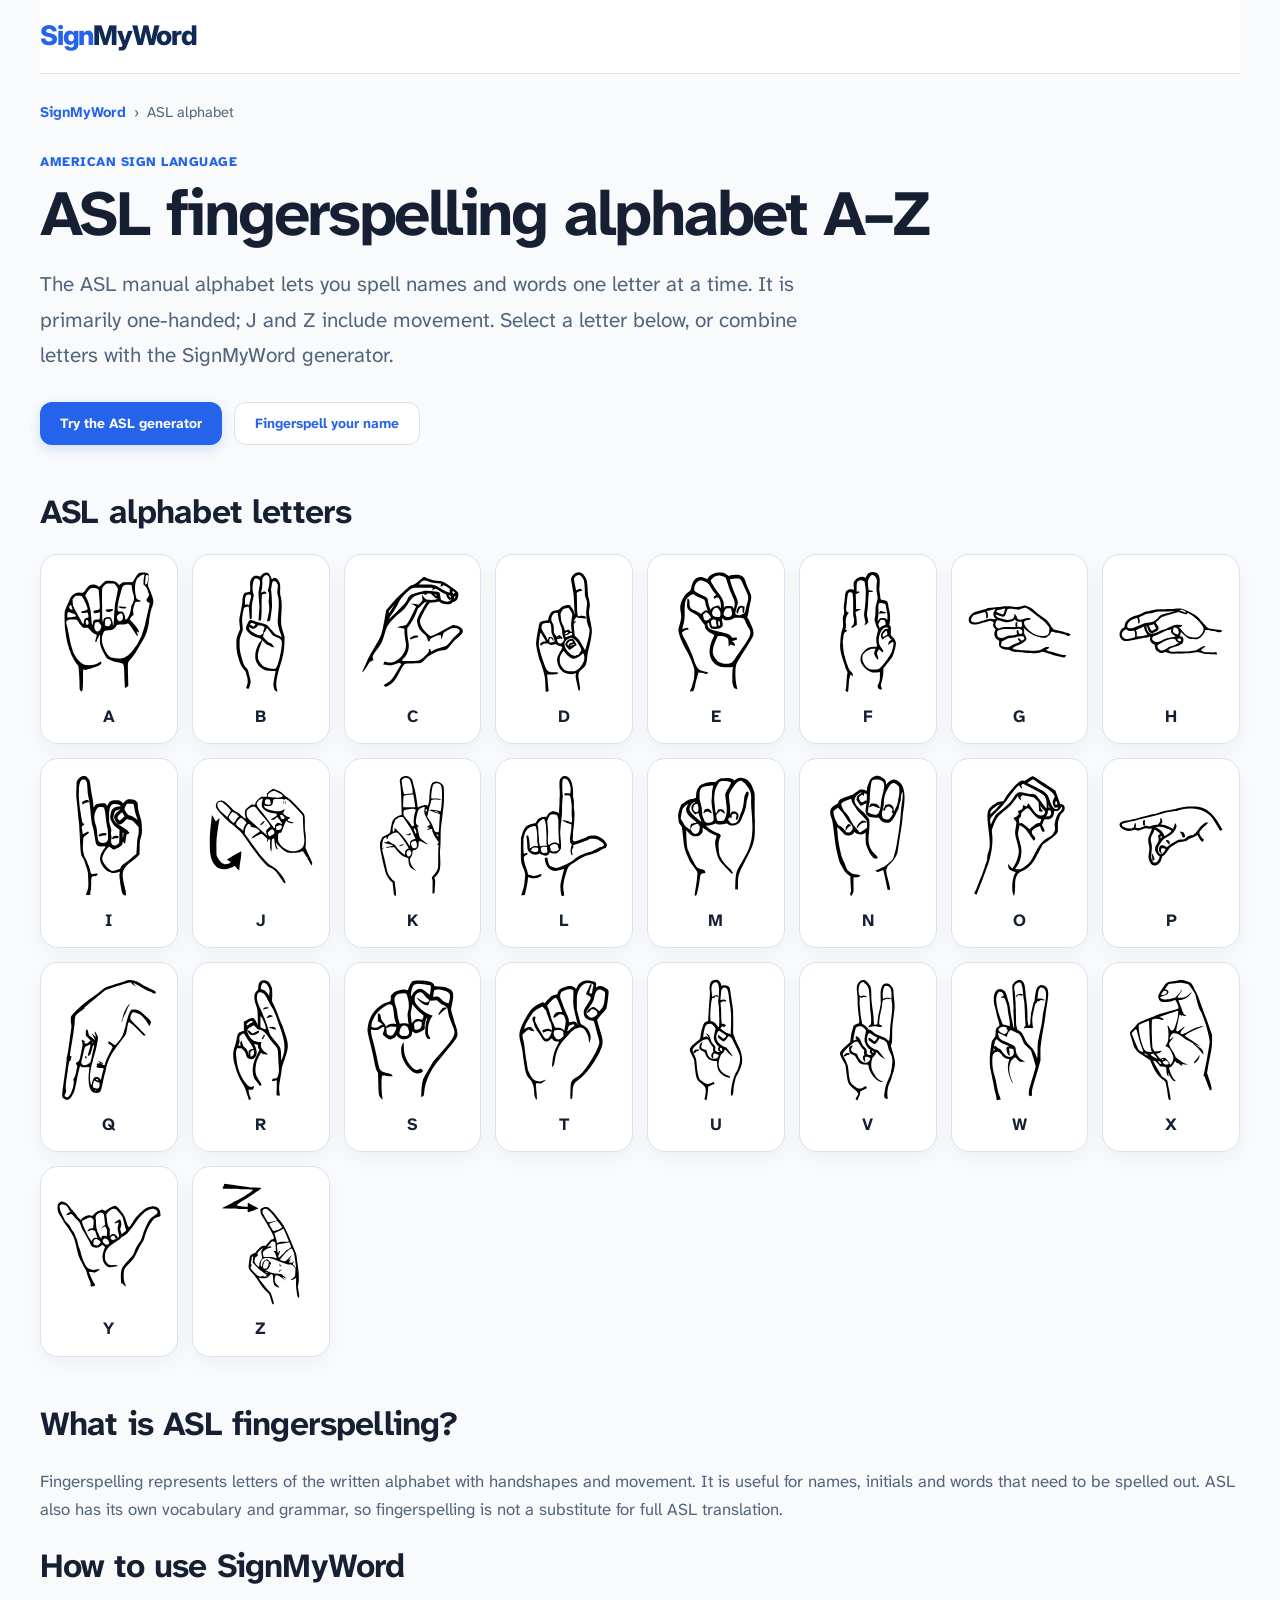
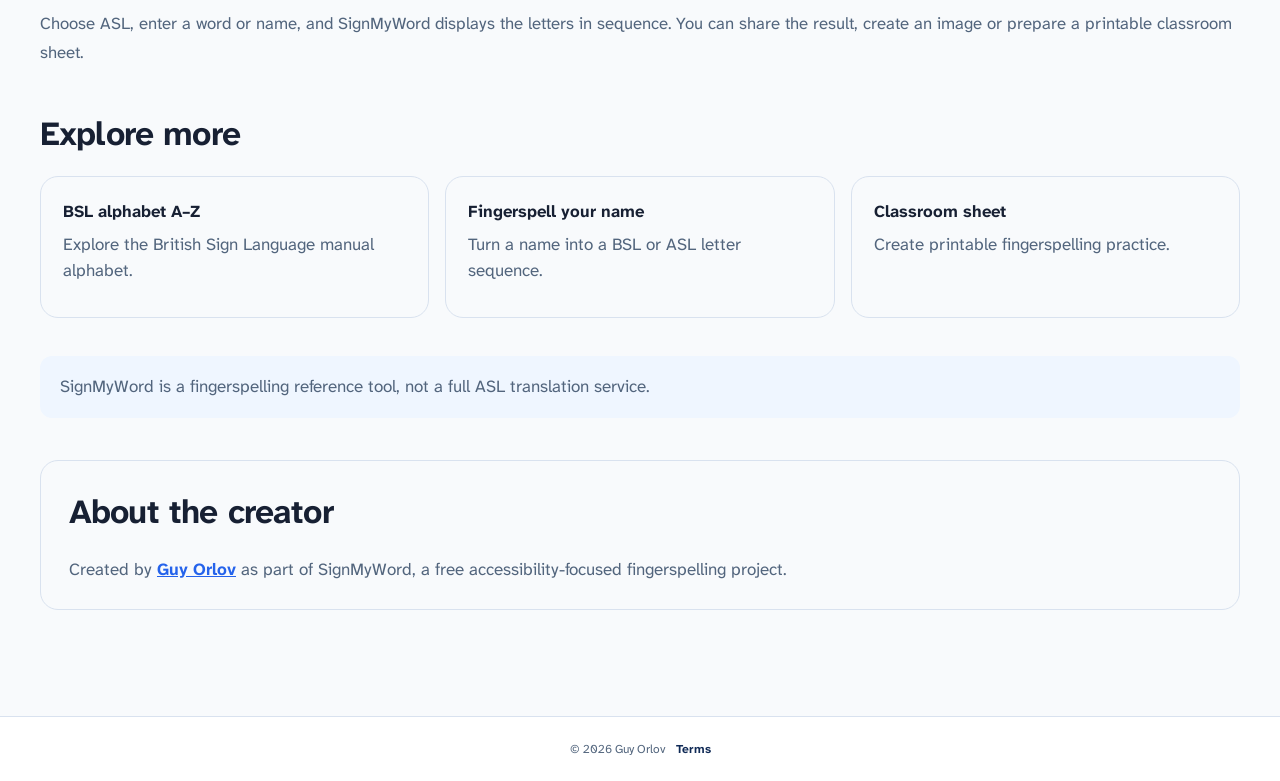
<file: asl-fingerspelling.html>
<!doctype html>
<html lang="en">
<head>
  <meta charset="utf-8">
  <meta name="viewport" content="width=device-width, initial-scale=1">
  <title>ASL Fingerspelling Alphabet A–Z | SignMyWord</title>
  <meta name="description" content="Explore the American Sign Language (ASL) fingerspelling alphabet A–Z and open any letter, word or name in SignMyWord.">
  <meta name="author" content="Guy Orlov">
  <link rel="canonical" href="https://signmyword.com/asl-fingerspelling.html">
  <meta property="og:title" content="ASL Fingerspelling Alphabet A–Z | SignMyWord">
  <meta property="og:description" content="Explore the ASL manual alphabet and fingerspell any word or name letter by letter.">
  <meta property="og:type" content="website">
  <meta property="og:url" content="https://signmyword.com/asl-fingerspelling.html">
  
  <meta name="theme-color" content="#1479f8">
  <meta name="robots" content="index,follow,max-image-preview:large,max-snippet:-1,max-video-preview:-1">
  <link rel="preconnect" href="https://fonts.googleapis.com">
  <link rel="preconnect" href="https://fonts.gstatic.com" crossorigin>
  <link href="https://fonts.googleapis.com/css2?family=Atkinson+Hyperlegible+Next:wght@400;500;600;700&family=Inter:wght@500;600;700;800&display=swap" rel="stylesheet">
  <link rel="stylesheet" href="./style.css">
  <script type="application/ld+json">
{
  "@context": "https://schema.org",
  "@type": "LearningResource",
  "name": "ASL Fingerspelling Alphabet A–Z",
  "url": "https://signmyword.com/asl-fingerspelling.html",
  "description": "An American Sign Language fingerspelling alphabet reference from A to Z.",
  "educationalUse": "Reference",
  "inLanguage": "en",
  "creator": {
    "@type": "Person",
    "name": "Guy Orlov",
    "url": "https://guyorlov.com/"
  }
}
  </script>
  <script type="application/ld+json">
{
  "@context": "https://schema.org",
  "@type": "BreadcrumbList",
  "itemListElement": [
    {
      "@type": "ListItem",
      "position": 1,
      "name": "SignMyWord",
      "item": "https://signmyword.com/"
    },
    {
      "@type": "ListItem",
      "position": 2,
      "name": "ASL alphabet",
      "item": "https://signmyword.com/asl-fingerspelling.html"
    }
  ]
}
  </script>
  <!-- Google tag (gtag.js) -->
  <script async src="https://www.googletagmanager.com/gtag/js?id=G-HZX7FJNJ1Y"></script>
  <script>
    window.dataLayer = window.dataLayer || [];
    function gtag(){dataLayer.push(arguments);}
    gtag('js', new Date());
    gtag('config', 'G-HZX7FJNJ1Y');
  </script>
</head>
<body>
  <header class="site-shell header">
    <a class="brand" href="./" aria-label="SignMyWord home"><span class="brand__accent">Sign</span><span class="brand__word">MyWord</span></a>
  </header>
  <main class="seo-page site-shell">
    <nav class="seo-breadcrumb" aria-label="Breadcrumb"><a href="./">SignMyWord</a><span>›</span><span>ASL alphabet</span></nav>
    <p class="seo-eyebrow">American Sign Language</p>
    <h1>ASL fingerspelling alphabet A–Z</h1>
    <p class="seo-lead">The ASL manual alphabet lets you spell names and words one letter at a time. It is primarily one-handed; J and Z include movement. Select a letter below, or combine letters with the SignMyWord generator.</p>
    <div class="seo-actions">
      <a class="button button--primary" href="./?lang=asl&word=HELLO">Try the ASL generator</a>
      <a class="button button--secondary" href="./fingerspell-your-name.html">Fingerspell your name</a>
    </div>
    <section aria-labelledby="asl-alphabet-title">
      <h2 id="asl-alphabet-title">ASL alphabet letters</h2>
      <div class="alphabet-grid"><a class="alphabet-letter" href="./?lang=asl&word=A" aria-label="Open ASL letter A in SignMyWord">
      <img src="./assets/asl/A.svg" alt="ASL fingerspelling letter A" loading="lazy">
      <strong>A</strong>
    </a>
<a class="alphabet-letter" href="./?lang=asl&word=B" aria-label="Open ASL letter B in SignMyWord">
      <img src="./assets/asl/B.svg" alt="ASL fingerspelling letter B" loading="lazy">
      <strong>B</strong>
    </a>
<a class="alphabet-letter" href="./?lang=asl&word=C" aria-label="Open ASL letter C in SignMyWord">
      <img src="./assets/asl/C.svg" alt="ASL fingerspelling letter C" loading="lazy">
      <strong>C</strong>
    </a>
<a class="alphabet-letter" href="./?lang=asl&word=D" aria-label="Open ASL letter D in SignMyWord">
      <img src="./assets/asl/D.svg" alt="ASL fingerspelling letter D" loading="lazy">
      <strong>D</strong>
    </a>
<a class="alphabet-letter" href="./?lang=asl&word=E" aria-label="Open ASL letter E in SignMyWord">
      <img src="./assets/asl/E.svg" alt="ASL fingerspelling letter E" loading="lazy">
      <strong>E</strong>
    </a>
<a class="alphabet-letter" href="./?lang=asl&word=F" aria-label="Open ASL letter F in SignMyWord">
      <img src="./assets/asl/F.svg" alt="ASL fingerspelling letter F" loading="lazy">
      <strong>F</strong>
    </a>
<a class="alphabet-letter" href="./?lang=asl&word=G" aria-label="Open ASL letter G in SignMyWord">
      <img src="./assets/asl/G.svg" alt="ASL fingerspelling letter G" loading="lazy">
      <strong>G</strong>
    </a>
<a class="alphabet-letter" href="./?lang=asl&word=H" aria-label="Open ASL letter H in SignMyWord">
      <img src="./assets/asl/H.svg" alt="ASL fingerspelling letter H" loading="lazy">
      <strong>H</strong>
    </a>
<a class="alphabet-letter" href="./?lang=asl&word=I" aria-label="Open ASL letter I in SignMyWord">
      <img src="./assets/asl/I.svg" alt="ASL fingerspelling letter I" loading="lazy">
      <strong>I</strong>
    </a>
<a class="alphabet-letter" href="./?lang=asl&word=J" aria-label="Open ASL letter J in SignMyWord">
      <img src="./assets/asl/J.svg" alt="ASL fingerspelling letter J" loading="lazy">
      <strong>J</strong>
    </a>
<a class="alphabet-letter" href="./?lang=asl&word=K" aria-label="Open ASL letter K in SignMyWord">
      <img src="./assets/asl/K.svg" alt="ASL fingerspelling letter K" loading="lazy">
      <strong>K</strong>
    </a>
<a class="alphabet-letter" href="./?lang=asl&word=L" aria-label="Open ASL letter L in SignMyWord">
      <img src="./assets/asl/L.svg" alt="ASL fingerspelling letter L" loading="lazy">
      <strong>L</strong>
    </a>
<a class="alphabet-letter" href="./?lang=asl&word=M" aria-label="Open ASL letter M in SignMyWord">
      <img src="./assets/asl/M.svg" alt="ASL fingerspelling letter M" loading="lazy">
      <strong>M</strong>
    </a>
<a class="alphabet-letter" href="./?lang=asl&word=N" aria-label="Open ASL letter N in SignMyWord">
      <img src="./assets/asl/N.svg" alt="ASL fingerspelling letter N" loading="lazy">
      <strong>N</strong>
    </a>
<a class="alphabet-letter" href="./?lang=asl&word=O" aria-label="Open ASL letter O in SignMyWord">
      <img src="./assets/asl/O.svg" alt="ASL fingerspelling letter O" loading="lazy">
      <strong>O</strong>
    </a>
<a class="alphabet-letter" href="./?lang=asl&word=P" aria-label="Open ASL letter P in SignMyWord">
      <img src="./assets/asl/P.svg" alt="ASL fingerspelling letter P" loading="lazy">
      <strong>P</strong>
    </a>
<a class="alphabet-letter" href="./?lang=asl&word=Q" aria-label="Open ASL letter Q in SignMyWord">
      <img src="./assets/asl/Q.svg" alt="ASL fingerspelling letter Q" loading="lazy">
      <strong>Q</strong>
    </a>
<a class="alphabet-letter" href="./?lang=asl&word=R" aria-label="Open ASL letter R in SignMyWord">
      <img src="./assets/asl/R.svg" alt="ASL fingerspelling letter R" loading="lazy">
      <strong>R</strong>
    </a>
<a class="alphabet-letter" href="./?lang=asl&word=S" aria-label="Open ASL letter S in SignMyWord">
      <img src="./assets/asl/S.svg" alt="ASL fingerspelling letter S" loading="lazy">
      <strong>S</strong>
    </a>
<a class="alphabet-letter" href="./?lang=asl&word=T" aria-label="Open ASL letter T in SignMyWord">
      <img src="./assets/asl/T.svg" alt="ASL fingerspelling letter T" loading="lazy">
      <strong>T</strong>
    </a>
<a class="alphabet-letter" href="./?lang=asl&word=U" aria-label="Open ASL letter U in SignMyWord">
      <img src="./assets/asl/U.svg" alt="ASL fingerspelling letter U" loading="lazy">
      <strong>U</strong>
    </a>
<a class="alphabet-letter" href="./?lang=asl&word=V" aria-label="Open ASL letter V in SignMyWord">
      <img src="./assets/asl/V.svg" alt="ASL fingerspelling letter V" loading="lazy">
      <strong>V</strong>
    </a>
<a class="alphabet-letter" href="./?lang=asl&word=W" aria-label="Open ASL letter W in SignMyWord">
      <img src="./assets/asl/W.svg" alt="ASL fingerspelling letter W" loading="lazy">
      <strong>W</strong>
    </a>
<a class="alphabet-letter" href="./?lang=asl&word=X" aria-label="Open ASL letter X in SignMyWord">
      <img src="./assets/asl/X.svg" alt="ASL fingerspelling letter X" loading="lazy">
      <strong>X</strong>
    </a>
<a class="alphabet-letter" href="./?lang=asl&word=Y" aria-label="Open ASL letter Y in SignMyWord">
      <img src="./assets/asl/Y.svg" alt="ASL fingerspelling letter Y" loading="lazy">
      <strong>Y</strong>
    </a>
<a class="alphabet-letter" href="./?lang=asl&word=Z" aria-label="Open ASL letter Z in SignMyWord">
      <img src="./assets/asl/Z.svg" alt="ASL fingerspelling letter Z" loading="lazy">
      <strong>Z</strong>
    </a></div>
    </section>
    <section class="seo-copy">
      <h2>What is ASL fingerspelling?</h2>
      <p>Fingerspelling represents letters of the written alphabet with handshapes and movement. It is useful for names, initials and words that need to be spelled out. ASL also has its own vocabulary and grammar, so fingerspelling is not a substitute for full ASL translation.</p>
      <h2>How to use SignMyWord</h2>
      <p>Choose ASL, enter a word or name, and SignMyWord displays the letters in sequence. You can share the result, create an image or prepare a printable classroom sheet.</p>
    </section>
    <section class="seo-related" aria-labelledby="asl-related"><h2 id="asl-related">Explore more</h2><div class="seo-card-grid">
      <a class="seo-card" href="./bsl-fingerspelling.html"><strong>BSL alphabet A–Z</strong><span>Explore the British Sign Language manual alphabet.</span></a>
      <a class="seo-card" href="./fingerspell-your-name.html"><strong>Fingerspell your name</strong><span>Turn a name into a BSL or ASL letter sequence.</span></a>
      <a class="seo-card" href="./classroom.html"><strong>Classroom sheet</strong><span>Create printable fingerspelling practice.</span></a>
    </div></section>
    <p class="seo-note">SignMyWord is a fingerspelling reference tool, not a full ASL translation service.</p>
      <section class="seo-author" aria-label="About the creator"><h2>About the creator</h2><p>Created by <a rel="author" href="https://guyorlov.com/">Guy Orlov</a> as part of SignMyWord, a free accessibility-focused fingerspelling project.</p></section>
</main>
  <footer class="legal-footer"><div class="site-shell legal-footer__inner"><span>© 2026 Guy Orlov</span><a href="./terms.html">Terms</a></div></footer>
</body>
</html>
</file>
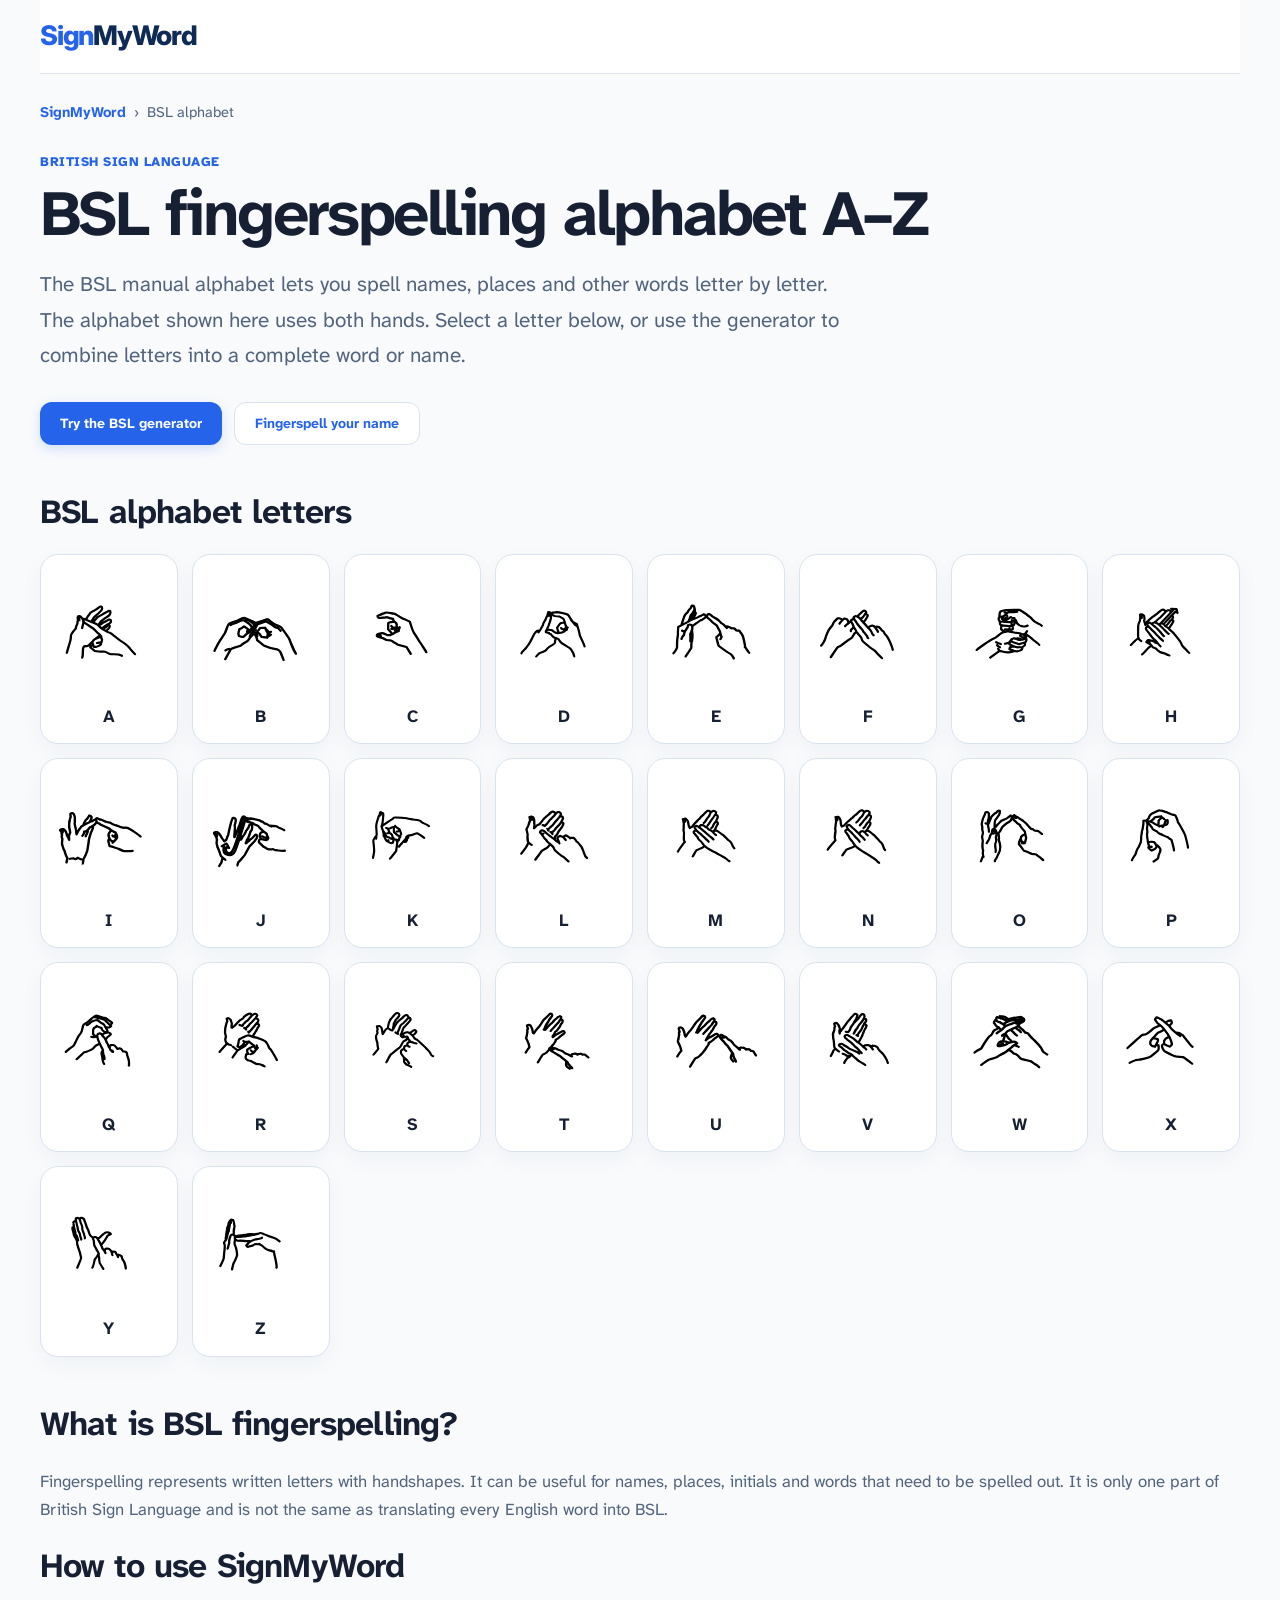
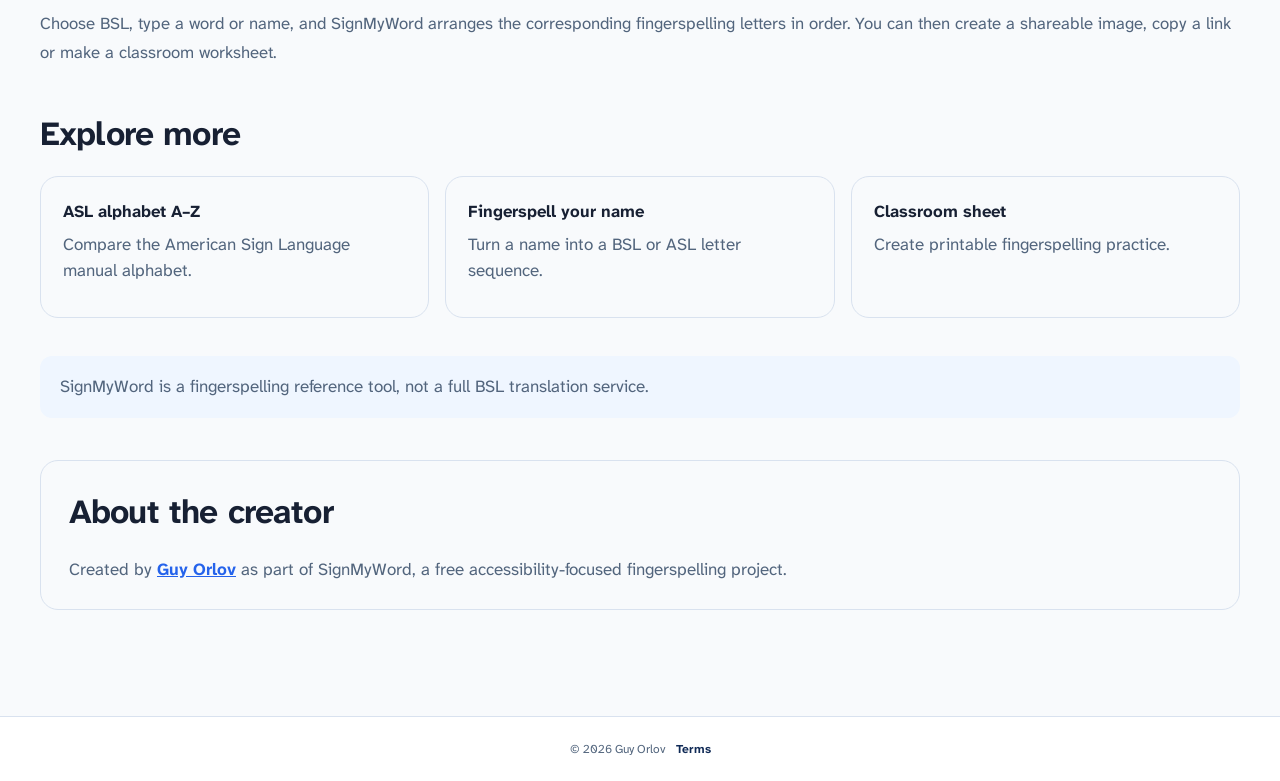
<file: bsl-fingerspelling.html>
<!doctype html>
<html lang="en">
<head>
  <meta charset="utf-8">
  <meta name="viewport" content="width=device-width, initial-scale=1">
  <title>BSL Fingerspelling Alphabet A–Z | SignMyWord</title>
  <meta name="description" content="Explore the British Sign Language (BSL) fingerspelling alphabet A–Z and open any letter, word or name in SignMyWord.">
  <meta name="author" content="Guy Orlov">
  <link rel="canonical" href="https://signmyword.com/bsl-fingerspelling.html">
  <meta property="og:title" content="BSL Fingerspelling Alphabet A–Z | SignMyWord">
  <meta property="og:description" content="Explore the BSL manual alphabet and fingerspell any word or name letter by letter.">
  <meta property="og:type" content="website">
  <meta property="og:url" content="https://signmyword.com/bsl-fingerspelling.html">
  
  <meta name="theme-color" content="#1479f8">
  <meta name="robots" content="index,follow,max-image-preview:large,max-snippet:-1,max-video-preview:-1">
  <link rel="preconnect" href="https://fonts.googleapis.com">
  <link rel="preconnect" href="https://fonts.gstatic.com" crossorigin>
  <link href="https://fonts.googleapis.com/css2?family=Atkinson+Hyperlegible+Next:wght@400;500;600;700&family=Inter:wght@500;600;700;800&display=swap" rel="stylesheet">
  <link rel="stylesheet" href="./style.css">
  <script type="application/ld+json">
{
  "@context": "https://schema.org",
  "@type": "LearningResource",
  "name": "BSL Fingerspelling Alphabet A–Z",
  "url": "https://signmyword.com/bsl-fingerspelling.html",
  "description": "A British Sign Language fingerspelling alphabet reference from A to Z.",
  "educationalUse": "Reference",
  "inLanguage": "en-GB",
  "creator": {
    "@type": "Person",
    "name": "Guy Orlov",
    "url": "https://guyorlov.com/"
  }
}
  </script>
  <script type="application/ld+json">
{
  "@context": "https://schema.org",
  "@type": "BreadcrumbList",
  "itemListElement": [
    {
      "@type": "ListItem",
      "position": 1,
      "name": "SignMyWord",
      "item": "https://signmyword.com/"
    },
    {
      "@type": "ListItem",
      "position": 2,
      "name": "BSL alphabet",
      "item": "https://signmyword.com/bsl-fingerspelling.html"
    }
  ]
}
  </script>
  <!-- Google tag (gtag.js) -->
  <script async src="https://www.googletagmanager.com/gtag/js?id=G-HZX7FJNJ1Y"></script>
  <script>
    window.dataLayer = window.dataLayer || [];
    function gtag(){dataLayer.push(arguments);}
    gtag('js', new Date());
    gtag('config', 'G-HZX7FJNJ1Y');
  </script>
</head>
<body>
  <header class="site-shell header">
    <a class="brand" href="./" aria-label="SignMyWord home"><span class="brand__accent">Sign</span><span class="brand__word">MyWord</span></a>
  </header>
  <main class="seo-page site-shell">
    <nav class="seo-breadcrumb" aria-label="Breadcrumb"><a href="./">SignMyWord</a><span>›</span><span>BSL alphabet</span></nav>
    <p class="seo-eyebrow">British Sign Language</p>
    <h1>BSL fingerspelling alphabet A–Z</h1>
    <p class="seo-lead">The BSL manual alphabet lets you spell names, places and other words letter by letter. The alphabet shown here uses both hands. Select a letter below, or use the generator to combine letters into a complete word or name.</p>
    <div class="seo-actions">
      <a class="button button--primary" href="./?lang=bsl&word=HELLO">Try the BSL generator</a>
      <a class="button button--secondary" href="./fingerspell-your-name.html">Fingerspell your name</a>
    </div>
    <section aria-labelledby="bsl-alphabet-title">
      <h2 id="bsl-alphabet-title">BSL alphabet letters</h2>
      <div class="alphabet-grid"><a class="alphabet-letter" href="./?lang=bsl&word=A" aria-label="Open BSL letter A in SignMyWord">
      <img src="./assets/bsl/A.svg" alt="BSL fingerspelling letter A" loading="lazy">
      <strong>A</strong>
    </a>
<a class="alphabet-letter" href="./?lang=bsl&word=B" aria-label="Open BSL letter B in SignMyWord">
      <img src="./assets/bsl/B.svg" alt="BSL fingerspelling letter B" loading="lazy">
      <strong>B</strong>
    </a>
<a class="alphabet-letter" href="./?lang=bsl&word=C" aria-label="Open BSL letter C in SignMyWord">
      <img src="./assets/bsl/C.svg" alt="BSL fingerspelling letter C" loading="lazy">
      <strong>C</strong>
    </a>
<a class="alphabet-letter" href="./?lang=bsl&word=D" aria-label="Open BSL letter D in SignMyWord">
      <img src="./assets/bsl/D.svg" alt="BSL fingerspelling letter D" loading="lazy">
      <strong>D</strong>
    </a>
<a class="alphabet-letter" href="./?lang=bsl&word=E" aria-label="Open BSL letter E in SignMyWord">
      <img src="./assets/bsl/E.svg" alt="BSL fingerspelling letter E" loading="lazy">
      <strong>E</strong>
    </a>
<a class="alphabet-letter" href="./?lang=bsl&word=F" aria-label="Open BSL letter F in SignMyWord">
      <img src="./assets/bsl/F.svg" alt="BSL fingerspelling letter F" loading="lazy">
      <strong>F</strong>
    </a>
<a class="alphabet-letter" href="./?lang=bsl&word=G" aria-label="Open BSL letter G in SignMyWord">
      <img src="./assets/bsl/G.svg" alt="BSL fingerspelling letter G" loading="lazy">
      <strong>G</strong>
    </a>
<a class="alphabet-letter" href="./?lang=bsl&word=H" aria-label="Open BSL letter H in SignMyWord">
      <img src="./assets/bsl/H.svg" alt="BSL fingerspelling letter H" loading="lazy">
      <strong>H</strong>
    </a>
<a class="alphabet-letter" href="./?lang=bsl&word=I" aria-label="Open BSL letter I in SignMyWord">
      <img src="./assets/bsl/I.svg" alt="BSL fingerspelling letter I" loading="lazy">
      <strong>I</strong>
    </a>
<a class="alphabet-letter" href="./?lang=bsl&word=J" aria-label="Open BSL letter J in SignMyWord">
      <img src="./assets/bsl/J.svg" alt="BSL fingerspelling letter J" loading="lazy">
      <strong>J</strong>
    </a>
<a class="alphabet-letter" href="./?lang=bsl&word=K" aria-label="Open BSL letter K in SignMyWord">
      <img src="./assets/bsl/K.svg" alt="BSL fingerspelling letter K" loading="lazy">
      <strong>K</strong>
    </a>
<a class="alphabet-letter" href="./?lang=bsl&word=L" aria-label="Open BSL letter L in SignMyWord">
      <img src="./assets/bsl/L.svg" alt="BSL fingerspelling letter L" loading="lazy">
      <strong>L</strong>
    </a>
<a class="alphabet-letter" href="./?lang=bsl&word=M" aria-label="Open BSL letter M in SignMyWord">
      <img src="./assets/bsl/M.svg" alt="BSL fingerspelling letter M" loading="lazy">
      <strong>M</strong>
    </a>
<a class="alphabet-letter" href="./?lang=bsl&word=N" aria-label="Open BSL letter N in SignMyWord">
      <img src="./assets/bsl/N.svg" alt="BSL fingerspelling letter N" loading="lazy">
      <strong>N</strong>
    </a>
<a class="alphabet-letter" href="./?lang=bsl&word=O" aria-label="Open BSL letter O in SignMyWord">
      <img src="./assets/bsl/O.svg" alt="BSL fingerspelling letter O" loading="lazy">
      <strong>O</strong>
    </a>
<a class="alphabet-letter" href="./?lang=bsl&word=P" aria-label="Open BSL letter P in SignMyWord">
      <img src="./assets/bsl/P.svg" alt="BSL fingerspelling letter P" loading="lazy">
      <strong>P</strong>
    </a>
<a class="alphabet-letter" href="./?lang=bsl&word=Q" aria-label="Open BSL letter Q in SignMyWord">
      <img src="./assets/bsl/Q.svg" alt="BSL fingerspelling letter Q" loading="lazy">
      <strong>Q</strong>
    </a>
<a class="alphabet-letter" href="./?lang=bsl&word=R" aria-label="Open BSL letter R in SignMyWord">
      <img src="./assets/bsl/R.svg" alt="BSL fingerspelling letter R" loading="lazy">
      <strong>R</strong>
    </a>
<a class="alphabet-letter" href="./?lang=bsl&word=S" aria-label="Open BSL letter S in SignMyWord">
      <img src="./assets/bsl/S.svg" alt="BSL fingerspelling letter S" loading="lazy">
      <strong>S</strong>
    </a>
<a class="alphabet-letter" href="./?lang=bsl&word=T" aria-label="Open BSL letter T in SignMyWord">
      <img src="./assets/bsl/T.svg" alt="BSL fingerspelling letter T" loading="lazy">
      <strong>T</strong>
    </a>
<a class="alphabet-letter" href="./?lang=bsl&word=U" aria-label="Open BSL letter U in SignMyWord">
      <img src="./assets/bsl/U.svg" alt="BSL fingerspelling letter U" loading="lazy">
      <strong>U</strong>
    </a>
<a class="alphabet-letter" href="./?lang=bsl&word=V" aria-label="Open BSL letter V in SignMyWord">
      <img src="./assets/bsl/V.svg" alt="BSL fingerspelling letter V" loading="lazy">
      <strong>V</strong>
    </a>
<a class="alphabet-letter" href="./?lang=bsl&word=W" aria-label="Open BSL letter W in SignMyWord">
      <img src="./assets/bsl/W.svg" alt="BSL fingerspelling letter W" loading="lazy">
      <strong>W</strong>
    </a>
<a class="alphabet-letter" href="./?lang=bsl&word=X" aria-label="Open BSL letter X in SignMyWord">
      <img src="./assets/bsl/X.svg" alt="BSL fingerspelling letter X" loading="lazy">
      <strong>X</strong>
    </a>
<a class="alphabet-letter" href="./?lang=bsl&word=Y" aria-label="Open BSL letter Y in SignMyWord">
      <img src="./assets/bsl/Y.svg" alt="BSL fingerspelling letter Y" loading="lazy">
      <strong>Y</strong>
    </a>
<a class="alphabet-letter" href="./?lang=bsl&word=Z" aria-label="Open BSL letter Z in SignMyWord">
      <img src="./assets/bsl/Z.svg" alt="BSL fingerspelling letter Z" loading="lazy">
      <strong>Z</strong>
    </a></div>
    </section>
    <section class="seo-copy">
      <h2>What is BSL fingerspelling?</h2>
      <p>Fingerspelling represents written letters with handshapes. It can be useful for names, places, initials and words that need to be spelled out. It is only one part of British Sign Language and is not the same as translating every English word into BSL.</p>
      <h2>How to use SignMyWord</h2>
      <p>Choose BSL, type a word or name, and SignMyWord arranges the corresponding fingerspelling letters in order. You can then create a shareable image, copy a link or make a classroom worksheet.</p>
    </section>
    <section class="seo-related" aria-labelledby="bsl-related"><h2 id="bsl-related">Explore more</h2><div class="seo-card-grid">
      <a class="seo-card" href="./asl-fingerspelling.html"><strong>ASL alphabet A–Z</strong><span>Compare the American Sign Language manual alphabet.</span></a>
      <a class="seo-card" href="./fingerspell-your-name.html"><strong>Fingerspell your name</strong><span>Turn a name into a BSL or ASL letter sequence.</span></a>
      <a class="seo-card" href="./classroom.html"><strong>Classroom sheet</strong><span>Create printable fingerspelling practice.</span></a>
    </div></section>
    <p class="seo-note">SignMyWord is a fingerspelling reference tool, not a full BSL translation service.</p>
      <section class="seo-author" aria-label="About the creator"><h2>About the creator</h2><p>Created by <a rel="author" href="https://guyorlov.com/">Guy Orlov</a> as part of SignMyWord, a free accessibility-focused fingerspelling project.</p></section>
</main>
  <footer class="legal-footer"><div class="site-shell legal-footer__inner"><span>© 2026 Guy Orlov</span><a href="./terms.html">Terms</a></div></footer>
</body>
</html>
</file>
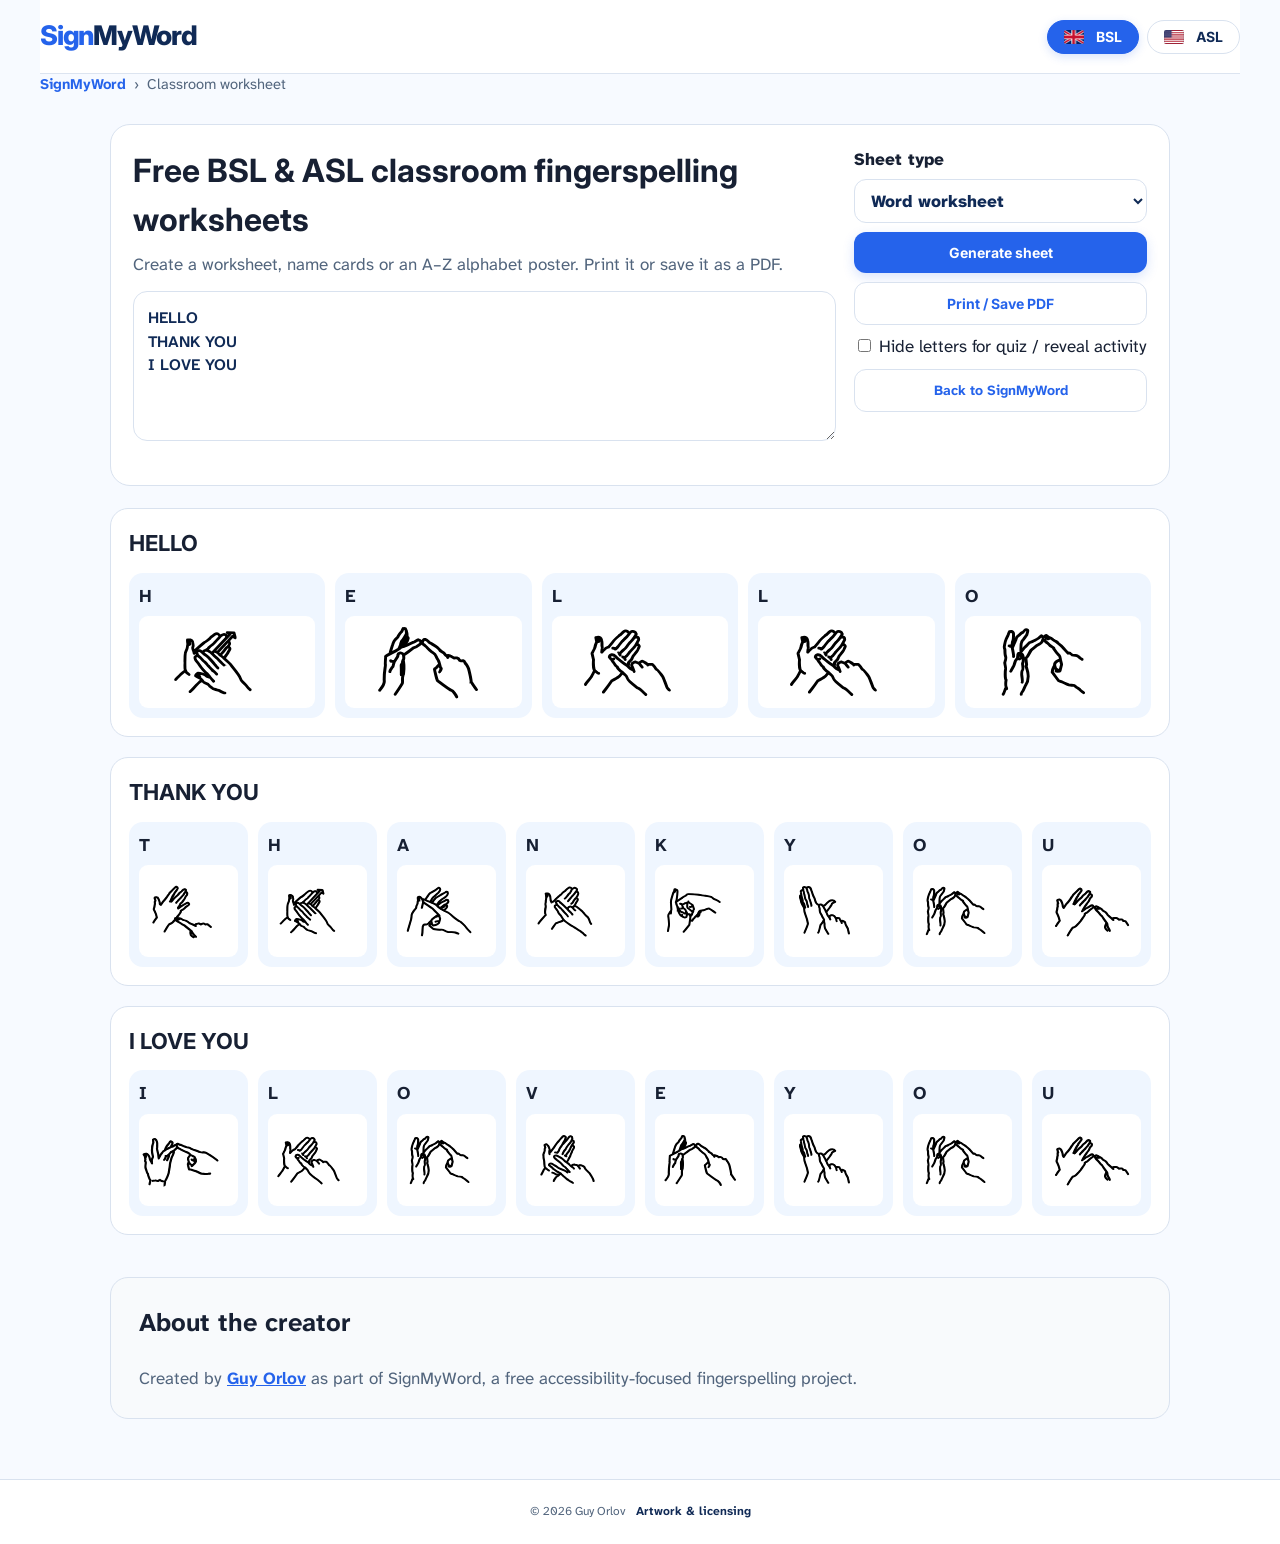
<file: classroom.html>
<!doctype html>
<html lang="en">
<head>
  <meta charset="utf-8">
  <meta name="viewport" content="width=device-width, initial-scale=1">
  <title>Free BSL & ASL Classroom Fingerspelling Worksheet | SignMyWord</title>
  <meta name="description" content="Create a free printable BSL or ASL fingerspelling worksheet for classroom practice, quizzes and letter-by-letter learning.">
  <meta name="author" content="Guy Orlov">
  <meta name="robots" content="index,follow,max-image-preview:large,max-snippet:-1,max-video-preview:-1">
  <link rel="canonical" href="https://signmyword.com/classroom.html">
  <meta property="og:title" content="Free BSL & ASL Classroom Fingerspelling Worksheet | SignMyWord">
  <meta property="og:description" content="Create printable BSL or ASL fingerspelling practice sheets and quizzes.">
  <meta property="og:type" content="website">
  <meta property="og:url" content="https://signmyword.com/classroom.html">
  <link rel="preconnect" href="https://fonts.googleapis.com">
  <link rel="preconnect" href="https://fonts.gstatic.com" crossorigin>
  <link href="https://fonts.googleapis.com/css2?family=Atkinson+Hyperlegible+Next:wght@400;500;600;700&family=Inter:wght@500;600;700;800&display=swap" rel="stylesheet">
  <link rel="stylesheet" href="./style.css?v=20261004-1425">
  <script type="application/ld+json">
{
  "@context": "https://schema.org",
  "@graph": [
    {
      "@type": "WebApplication",
      "name": "SignMyWord Classroom Fingerspelling Worksheet",
      "url": "https://signmyword.com/classroom.html",
      "applicationCategory": "EducationalApplication",
      "operatingSystem": "Any modern web browser",
      "inLanguage": "en-GB",
      "isAccessibleForFree": true,
      "creator": {
        "@type": "Person",
        "name": "Guy Orlov",
        "url": "https://guyorlov.com/"
      },
      "description": "Create printable BSL or ASL fingerspelling practice worksheets and quizzes."
    },
    {
      "@type": "BreadcrumbList",
      "itemListElement": [
        {
          "@type": "ListItem",
          "position": 1,
          "name": "SignMyWord",
          "item": "https://signmyword.com/"
        },
        {
          "@type": "ListItem",
          "position": 2,
          "name": "Classroom worksheet",
          "item": "https://signmyword.com/classroom.html"
        }
      ]
    }
  ]
}
  </script>
  <!-- Google tag (gtag.js) -->
  <script async src="https://www.googletagmanager.com/gtag/js?id=G-HZX7FJNJ1Y"></script>
  <script>
    window.dataLayer = window.dataLayer || [];
    function gtag(){dataLayer.push(arguments);}
    gtag('js', new Date());
    gtag('config', 'G-HZX7FJNJ1Y');
  </script>
</head>
<body class="classroom-page">
  <header class="site-shell header">
    <a class="brand" href="./" aria-label="SignMyWord home"><span class="brand__accent">Sign</span><span class="brand__word">MyWord</span></a>
    <div class="language-switcher" aria-label="Choose fingerspelling alphabet">
      <button class="language-pill language-pill--active" type="button" data-classroom-language="bsl" aria-pressed="true"><span class="flag-icon flag-icon--gb" aria-hidden="true"></span><span>BSL</span></button>
      <button class="language-pill" type="button" data-classroom-language="asl" aria-pressed="false"><span class="flag-icon flag-icon--us" aria-hidden="true"></span><span>ASL</span></button>
    </div>
  </header>

  <nav class="seo-breadcrumb site-shell" aria-label="Breadcrumb"><a href="./">SignMyWord</a><span>›</span><span>Classroom worksheet</span></nav>

  <main class="classroom-shell">
    <section class="classroom-toolbar">
      <div>
        <h1>Free BSL &amp; ASL classroom fingerspelling worksheets</h1>
        <p>Create a worksheet, name cards or an A–Z alphabet poster. Print it or save it as a PDF.</p>
        <label for="classroom-words" class="sr-only">Words or phrases</label>
        <textarea class="classroom-textarea" id="classroom-words">HELLO
THANK YOU
I LOVE YOU</textarea>
        <p class="form-message" id="classroom-status" aria-live="polite"></p>
      </div>
      <div class="classroom-controls">
        <label class="classroom-template-picker">Sheet type
          <select id="classroom-template">
            <option value="worksheet">Word worksheet</option>
            <option value="name-cards">Name cards</option>
            <option value="alphabet">A–Z alphabet poster</option>
          </select>
        </label>
        <button class="button button--primary" id="classroom-generate" type="button">Generate sheet</button>
        <button class="button button--secondary" id="classroom-print" type="button">Print / Save PDF</button>
        <label><input id="classroom-quiz" type="checkbox"> Hide letters for quiz / reveal activity</label>
        <a class="button button--secondary" href="./">Back to SignMyWord</a>
      </div>
    </section>

    <section class="classroom-print-heading" aria-hidden="true">
      <div>
        <strong class="classroom-print-brand"><span class="classroom-print-brand__accent">Sign</span><span class="classroom-print-brand__word">MyWord</span></strong>
        <span class="classroom-print-subtitle">Fingerspelling classroom sheet</span>
      </div>
      <span class="classroom-print-language" id="classroom-print-language">British Sign Language (BSL)</span>
    </section>
    <section class="classroom-preview" id="classroom-preview" aria-live="polite"></section>
    <section class="classroom-print-footer" aria-hidden="true">
      <span class="classroom-print-site">www.signmyword.com</span>
    </section>
    <section class="seo-author site-shell" aria-label="About the creator"><h2>About the creator</h2><p>Created by <a rel="author" href="https://guyorlov.com/">Guy Orlov</a> as part of SignMyWord, a free accessibility-focused fingerspelling project.</p></section>
</main>

  <footer class="legal-footer">
    <div class="site-shell legal-footer__inner">
      <span>© 2026 Guy Orlov</span>
      <a href="./terms.html#artwork">Artwork &amp; licensing</a>
    </div>
  </footer>

  <script src="./blocked-words.js" defer></script>
  <script src="./classroom.js?v=20261004-1425" defer></script>
</body>
</html>
</file>
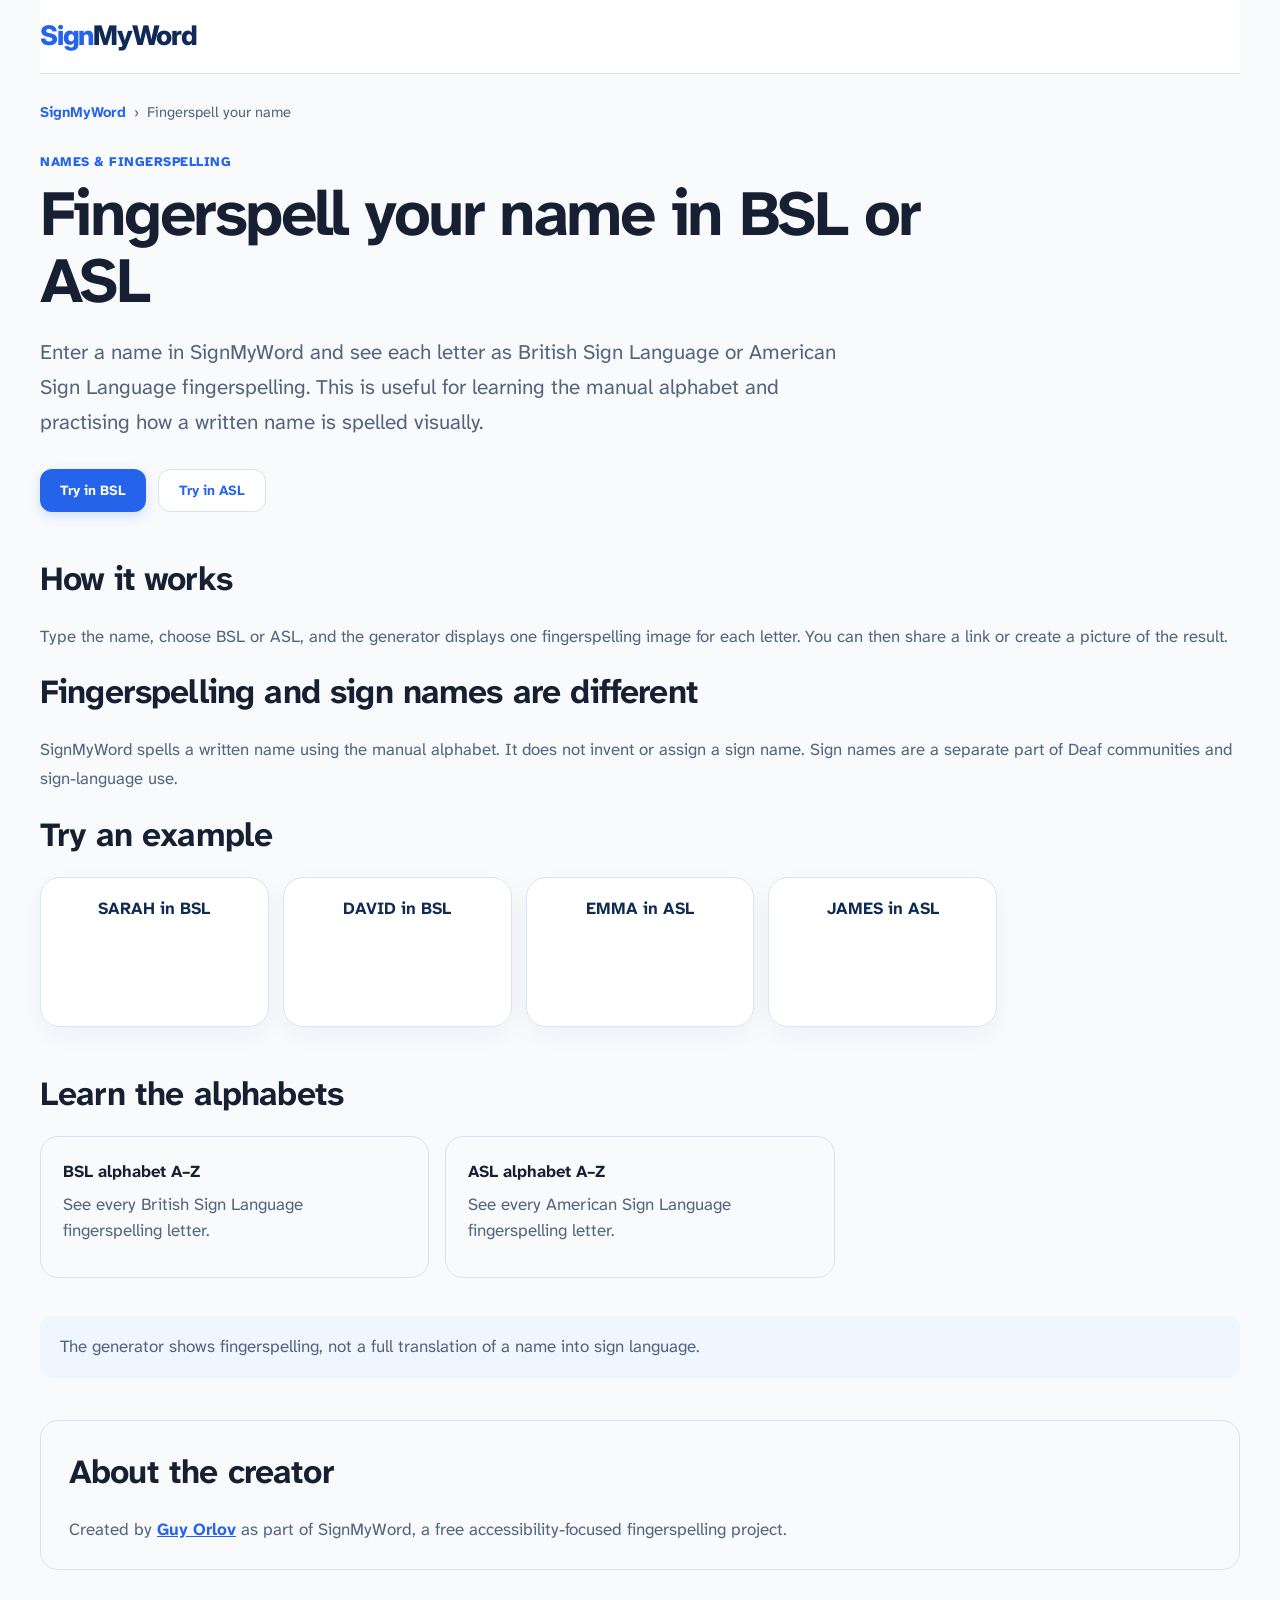
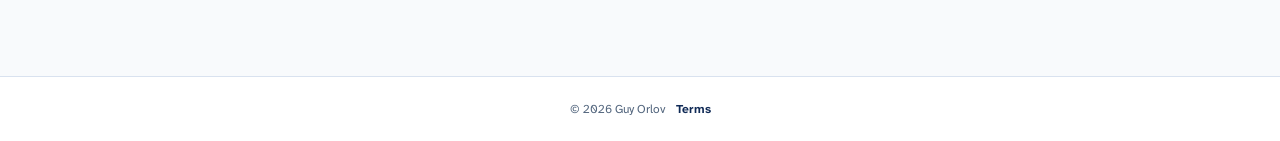
<file: fingerspell-your-name.html>
<!doctype html>
<html lang="en">
<head>
  <meta charset="utf-8">
  <meta name="viewport" content="width=device-width, initial-scale=1">
  <title>BSL &amp; ASL Name Fingerspelling Generator | SignMyWord</title>
  <meta name="description" content="Use our free BSL and ASL name fingerspelling generator to see your name letter by letter. Explore the British and American Sign Language alphabets.">
  <meta name="author" content="Guy Orlov">
  <link rel="canonical" href="https://signmyword.com/fingerspell-your-name.html">
  <meta property="og:title" content="BSL &amp; ASL Name Fingerspelling Generator | SignMyWord">
  <meta property="og:description" content="See your name as BSL or ASL fingerspelling, letter by letter.">
  <meta property="og:type" content="website">
  <meta property="og:url" content="https://signmyword.com/fingerspell-your-name.html">
  
  <meta name="theme-color" content="#1479f8">
  <meta name="robots" content="index,follow,max-image-preview:large,max-snippet:-1,max-video-preview:-1">
  <link rel="preconnect" href="https://fonts.googleapis.com">
  <link rel="preconnect" href="https://fonts.gstatic.com" crossorigin>
  <link href="https://fonts.googleapis.com/css2?family=Atkinson+Hyperlegible+Next:wght@400;500;600;700&family=Inter:wght@500;600;700;800&display=swap" rel="stylesheet">
  <link rel="stylesheet" href="./style.css">
<script type="application/ld+json">
{
  "@context": "https://schema.org",
  "@type": "BreadcrumbList",
  "itemListElement": [
    {
      "@type": "ListItem",
      "position": 1,
      "name": "SignMyWord",
      "item": "https://signmyword.com/"
    },
    {
      "@type": "ListItem",
      "position": 2,
      "name": "Fingerspell your name",
      "item": "https://signmyword.com/fingerspell-your-name.html"
    }
  ]
}
  </script>
  <!-- Google tag (gtag.js) -->
  <script async src="https://www.googletagmanager.com/gtag/js?id=G-HZX7FJNJ1Y"></script>
  <script>
    window.dataLayer = window.dataLayer || [];
    function gtag(){dataLayer.push(arguments);}
    gtag('js', new Date());
    gtag('config', 'G-HZX7FJNJ1Y');
  </script>
</head>
<body>
  <header class="site-shell header">
    <a class="brand" href="./" aria-label="SignMyWord home"><span class="brand__accent">Sign</span><span class="brand__word">MyWord</span></a>
  </header>
  <main class="seo-page site-shell">
    <nav class="seo-breadcrumb" aria-label="Breadcrumb"><a href="./">SignMyWord</a><span>›</span><span>Fingerspell your name</span></nav>
    <p class="seo-eyebrow">Names & fingerspelling</p>
    <h1>Fingerspell your name in BSL or ASL</h1>
    <p class="seo-lead">Enter a name in SignMyWord and see each letter as British Sign Language or American Sign Language fingerspelling. This is useful for learning the manual alphabet and practising how a written name is spelled visually.</p>
    <div class="seo-actions">
      <a class="button button--primary" href="./?lang=bsl&word=YOUR%20NAME">Try in BSL</a>
      <a class="button button--secondary" href="./?lang=asl&word=YOUR%20NAME">Try in ASL</a>
    </div>
    <section class="seo-copy">
      <h2>How it works</h2>
      <p>Type the name, choose BSL or ASL, and the generator displays one fingerspelling image for each letter. You can then share a link or create a picture of the result.</p>
      <h2>Fingerspelling and sign names are different</h2>
      <p>SignMyWord spells a written name using the manual alphabet. It does not invent or assign a sign name. Sign names are a separate part of Deaf communities and sign-language use.</p>
      <h2>Try an example</h2>
      <div class="seo-example-links">
        <a href="./?lang=bsl&word=SARAH">SARAH in BSL</a>
        <a href="./?lang=bsl&word=DAVID">DAVID in BSL</a>
        <a href="./?lang=asl&word=EMMA">EMMA in ASL</a>
        <a href="./?lang=asl&word=JAMES">JAMES in ASL</a>
      </div>
    </section>
    <section class="seo-related"><h2>Learn the alphabets</h2><div class="seo-card-grid">
      <a class="seo-card" href="./bsl-fingerspelling.html"><strong>BSL alphabet A–Z</strong><span>See every British Sign Language fingerspelling letter.</span></a>
      <a class="seo-card" href="./asl-fingerspelling.html"><strong>ASL alphabet A–Z</strong><span>See every American Sign Language fingerspelling letter.</span></a>
    </div></section>
    <p class="seo-note">The generator shows fingerspelling, not a full translation of a name into sign language.</p>
      <section class="seo-author" aria-label="About the creator"><h2>About the creator</h2><p>Created by <a rel="author" href="https://guyorlov.com/">Guy Orlov</a> as part of SignMyWord, a free accessibility-focused fingerspelling project.</p></section>
</main>
  <footer class="legal-footer"><div class="site-shell legal-footer__inner"><span>© 2026 Guy Orlov</span><a href="./terms.html">Terms</a></div></footer>
</body>
</html>
</file>
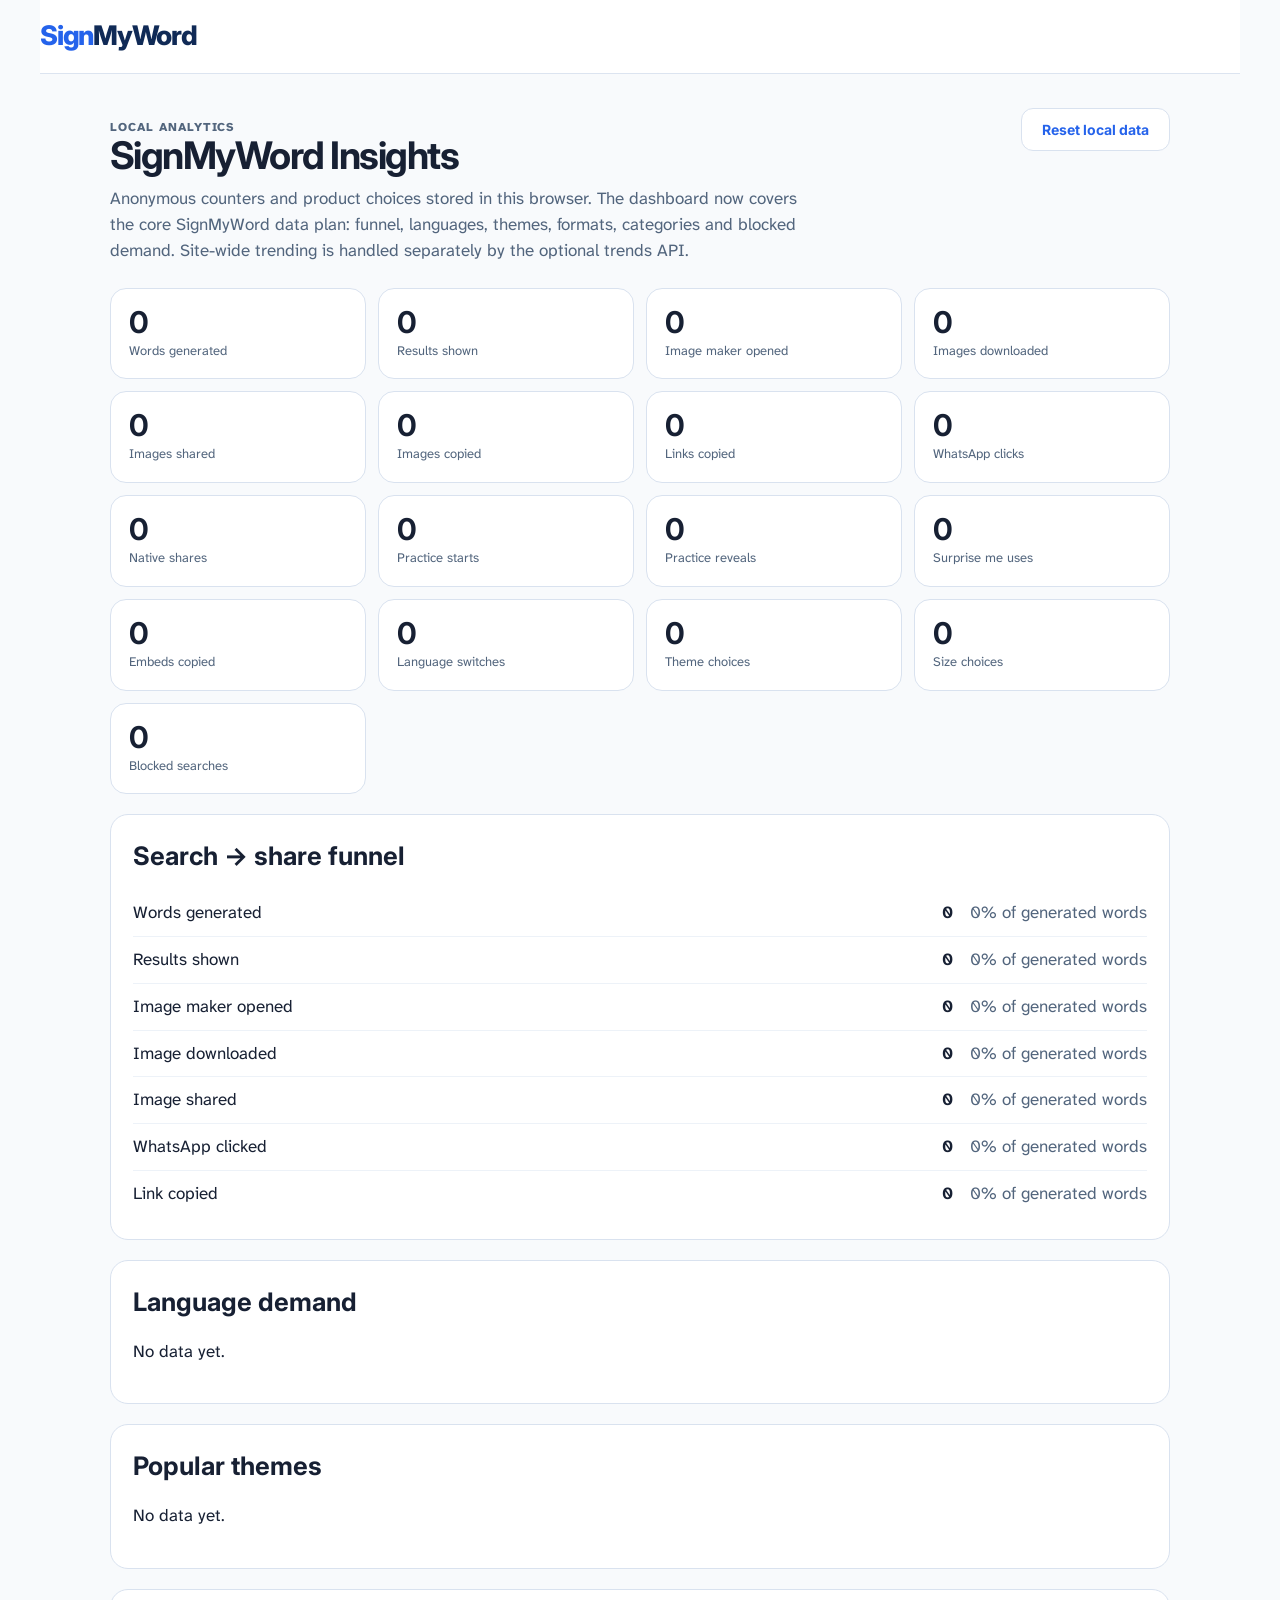
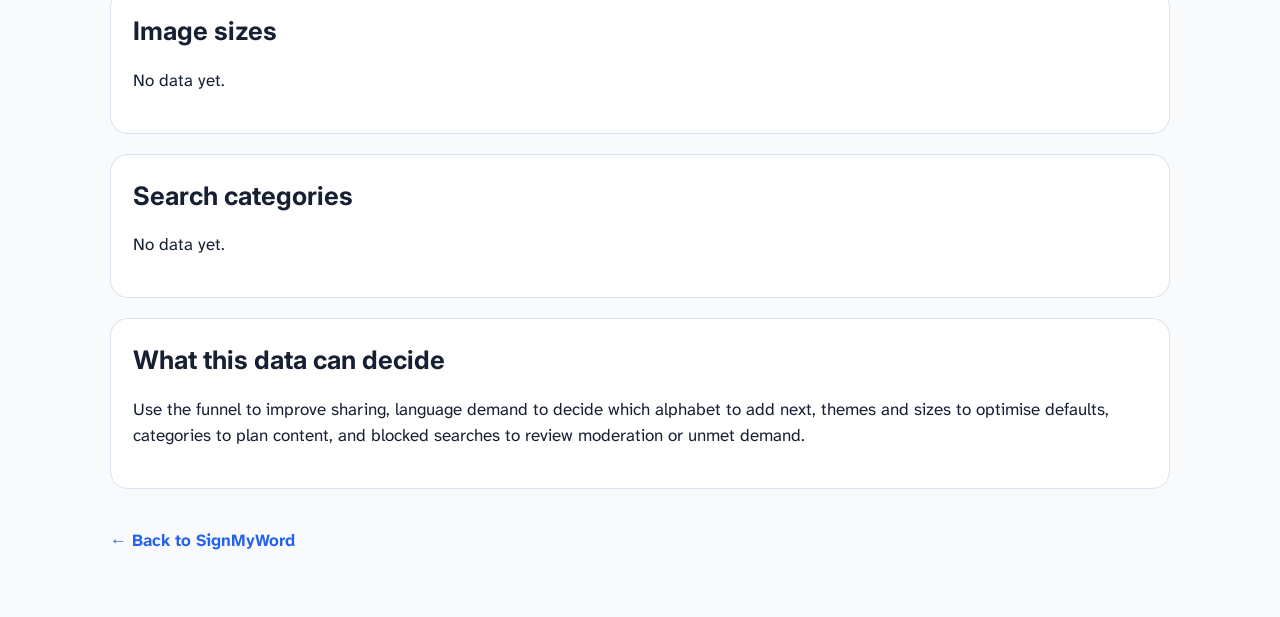
<file: stats.html>
<!doctype html>
<html lang="en">
<head>
  <meta charset="utf-8">
  <meta name="viewport" content="width=device-width, initial-scale=1">
  <title>SignMyWord Insights</title>
  <meta name="robots" content="noindex">
  <link rel="preconnect" href="https://fonts.googleapis.com">
  <link rel="preconnect" href="https://fonts.gstatic.com" crossorigin>
  <link href="https://fonts.googleapis.com/css2?family=Atkinson+Hyperlegible+Next:wght@400;500;600;700&family=Inter:wght@500;600;700;800&display=swap" rel="stylesheet">
  <link rel="stylesheet" href="./style.css">
  <!-- Google tag (gtag.js) -->
  <script async src="https://www.googletagmanager.com/gtag/js?id=G-HZX7FJNJ1Y"></script>
  <script>
    window.dataLayer = window.dataLayer || [];
    function gtag(){dataLayer.push(arguments);}
    gtag('js', new Date());
    gtag('config', 'G-HZX7FJNJ1Y');
  </script>
</head>
<body>
  <header class="site-shell header">
    <a class="brand" href="./"><span class="brand__accent">Sign</span><span class="brand__word">MyWord</span></a>
  </header>
  <main class="insights-page">
    <div class="insights-page__heading">
      <div>
        <p class="result-section__eyebrow">Local analytics</p>
        <h1>SignMyWord Insights</h1>
        <p>Anonymous counters and product choices stored in this browser. The dashboard now covers the core SignMyWord data plan: funnel, languages, themes, formats, categories and blocked demand. Site-wide trending is handled separately by the optional trends API.</p>
      </div>
      <button class="button button--secondary" id="reset-insights" type="button">Reset local data</button>
    </div>

    <section class="insights-grid" id="insights-grid"></section>

    <section class="insights-funnel">
      <h2>Search → share funnel</h2>
      <div id="insights-funnel"></div>
    </section>

    <section class="insights-funnel">
      <h2>Language demand</h2>
      <div id="language-breakdown"></div>
    </section>

    <section class="insights-funnel">
      <h2>Popular themes</h2>
      <div id="theme-breakdown"></div>
    </section>

    <section class="insights-funnel">
      <h2>Image sizes</h2>
      <div id="format-breakdown"></div>
    </section>

    <section class="insights-funnel">
      <h2>Search categories</h2>
      <div id="category-breakdown"></div>
    </section>

    <section class="insights-funnel">
      <h2>What this data can decide</h2>
      <p>Use the funnel to improve sharing, language demand to decide which alphabet to add next, themes and sizes to optimise defaults, categories to plan content, and blocked searches to review moderation or unmet demand.</p>
    </section>

    <p><a class="terms-back" href="./">← Back to SignMyWord</a></p>
  </main>
  <script src="./stats.js" defer></script>
</body>
</html>
</file>
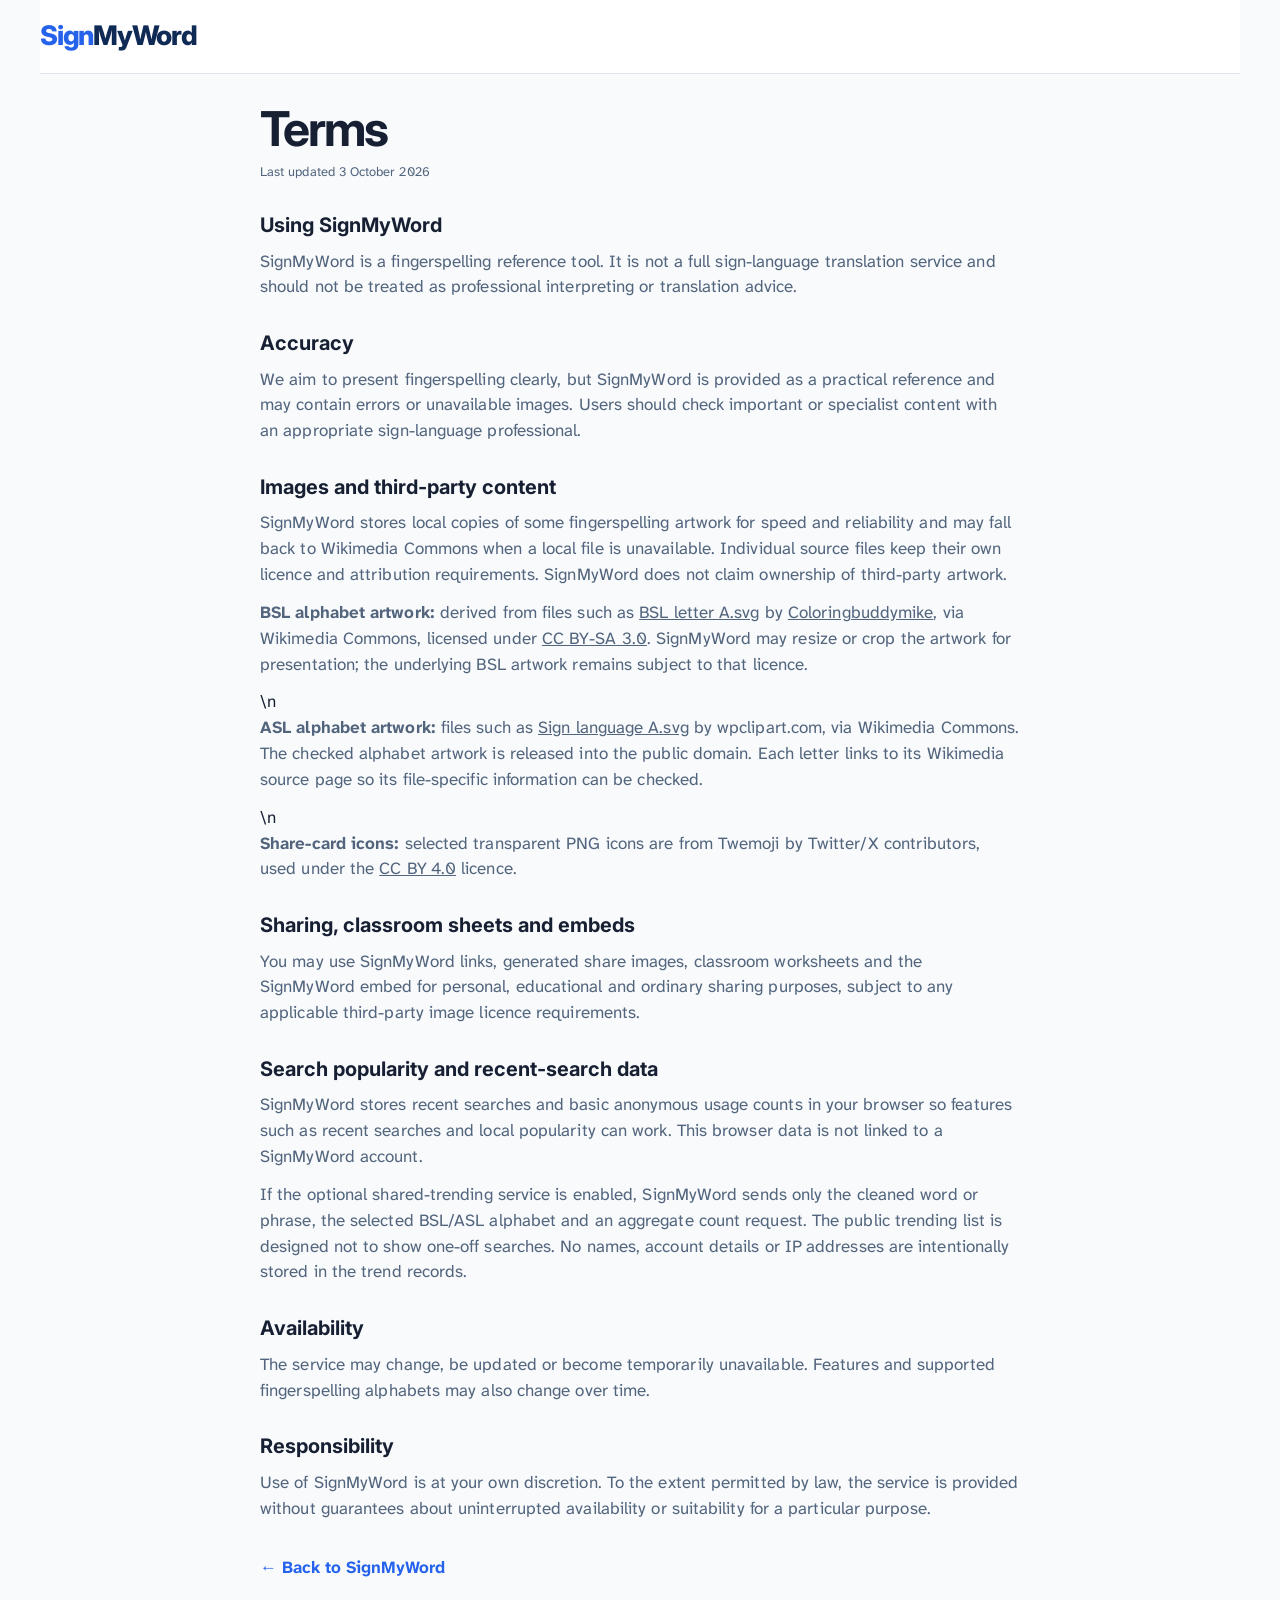
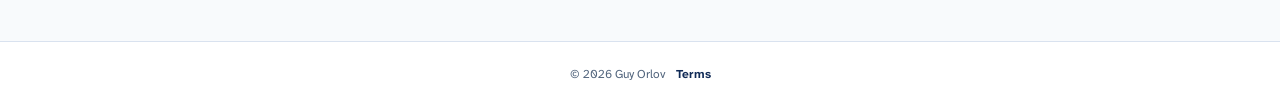
<file: terms.html>
<!doctype html>
<html lang="en">
<head>
  <meta charset="utf-8">
  <meta name="viewport" content="width=device-width, initial-scale=1">
  <meta name="theme-color" content="#1479f8">
  <meta name="description" content="Terms for using SignMyWord.">
  <meta name="author" content="Guy Orlov">
  <meta name="robots" content="noindex,follow">
  <link rel="canonical" href="https://signmyword.com/terms.html">
  <title>Terms — SignMyWord</title>
  <link rel="preconnect" href="https://fonts.googleapis.com">
  <link rel="preconnect" href="https://fonts.gstatic.com" crossorigin>
  <link href="https://fonts.googleapis.com/css2?family=Atkinson+Hyperlegible+Next:wght@400;500;600;700&family=Inter:wght@500;600;700;800&display=swap" rel="stylesheet">
  <link rel="stylesheet" href="./style.css">
  <!-- Google tag (gtag.js) -->
  <script async src="https://www.googletagmanager.com/gtag/js?id=G-HZX7FJNJ1Y"></script>
  <script>
    window.dataLayer = window.dataLayer || [];
    function gtag(){dataLayer.push(arguments);}
    gtag('js', new Date());
    gtag('config', 'G-HZX7FJNJ1Y');
  </script>
</head>
<body>
  <header class="site-shell header">
    <a class="brand" href="./" aria-label="SignMyWord home"><span class="brand__accent">Sign</span><span class="brand__word">MyWord</span></a>
  </header>

  <main class="terms-page">
    <h1>Terms</h1>
    <p class="terms-page__updated">Last updated 3 October 2026</p>

    <h2>Using SignMyWord</h2>
    <p>SignMyWord is a fingerspelling reference tool. It is not a full sign-language translation service and should not be treated as professional interpreting or translation advice.</p>

    <h2>Accuracy</h2>
    <p>We aim to present fingerspelling clearly, but SignMyWord is provided as a practical reference and may contain errors or unavailable images. Users should check important or specialist content with an appropriate sign-language professional.</p>

    <h2 id="artwork">Images and third-party content</h2>
    <p>SignMyWord stores local copies of some fingerspelling artwork for speed and reliability and may fall back to Wikimedia Commons when a local file is unavailable. Individual source files keep their own licence and attribution requirements. SignMyWord does not claim ownership of third-party artwork.</p>
    <p><strong>BSL alphabet artwork:</strong> derived from files such as <a href="https://commons.wikimedia.org/wiki/File:BSL_letter_A.svg">BSL letter A.svg</a> by <a href="https://commons.wikimedia.org/wiki/User:Coloringbuddymike">Coloringbuddymike</a>, via Wikimedia Commons, licensed under <a href="https://creativecommons.org/licenses/by-sa/3.0/">CC BY-SA 3.0</a>. SignMyWord may resize or crop the artwork for presentation; the underlying BSL artwork remains subject to that licence.</p>\n    <p><strong>ASL alphabet artwork:</strong> files such as <a href="https://commons.wikimedia.org/wiki/File:Sign_language_A.svg">Sign language A.svg</a> by wpclipart.com, via Wikimedia Commons. The checked alphabet artwork is released into the public domain. Each letter links to its Wikimedia source page so its file-specific information can be checked.</p>\n    <p><strong>Share-card icons:</strong> selected transparent PNG icons are from Twemoji by Twitter/X contributors, used under the <a href="https://creativecommons.org/licenses/by/4.0/">CC BY 4.0</a> licence.</p>

    <h2>Sharing, classroom sheets and embeds</h2>
    <p>You may use SignMyWord links, generated share images, classroom worksheets and the SignMyWord embed for personal, educational and ordinary sharing purposes, subject to any applicable third-party image licence requirements.</p>

    <h2>Search popularity and recent-search data</h2>
    <p>SignMyWord stores recent searches and basic anonymous usage counts in your browser so features such as recent searches and local popularity can work. This browser data is not linked to a SignMyWord account.</p>
    <p>If the optional shared-trending service is enabled, SignMyWord sends only the cleaned word or phrase, the selected BSL/ASL alphabet and an aggregate count request. The public trending list is designed not to show one-off searches. No names, account details or IP addresses are intentionally stored in the trend records.</p>

    <h2>Availability</h2>
    <p>The service may change, be updated or become temporarily unavailable. Features and supported fingerspelling alphabets may also change over time.</p>

    <h2>Responsibility</h2>
    <p>Use of SignMyWord is at your own discretion. To the extent permitted by law, the service is provided without guarantees about uninterrupted availability or suitability for a particular purpose.</p>

    <a class="terms-back" href="./">← Back to SignMyWord</a>
  </main>

  <footer class="legal-footer">
    <div class="site-shell legal-footer__inner">
      <span>© 2026 Guy Orlov</span>
      <a href="./terms.html" aria-current="page">Terms</a>
    </div>
  </footer>
</body>
</html>
</file>
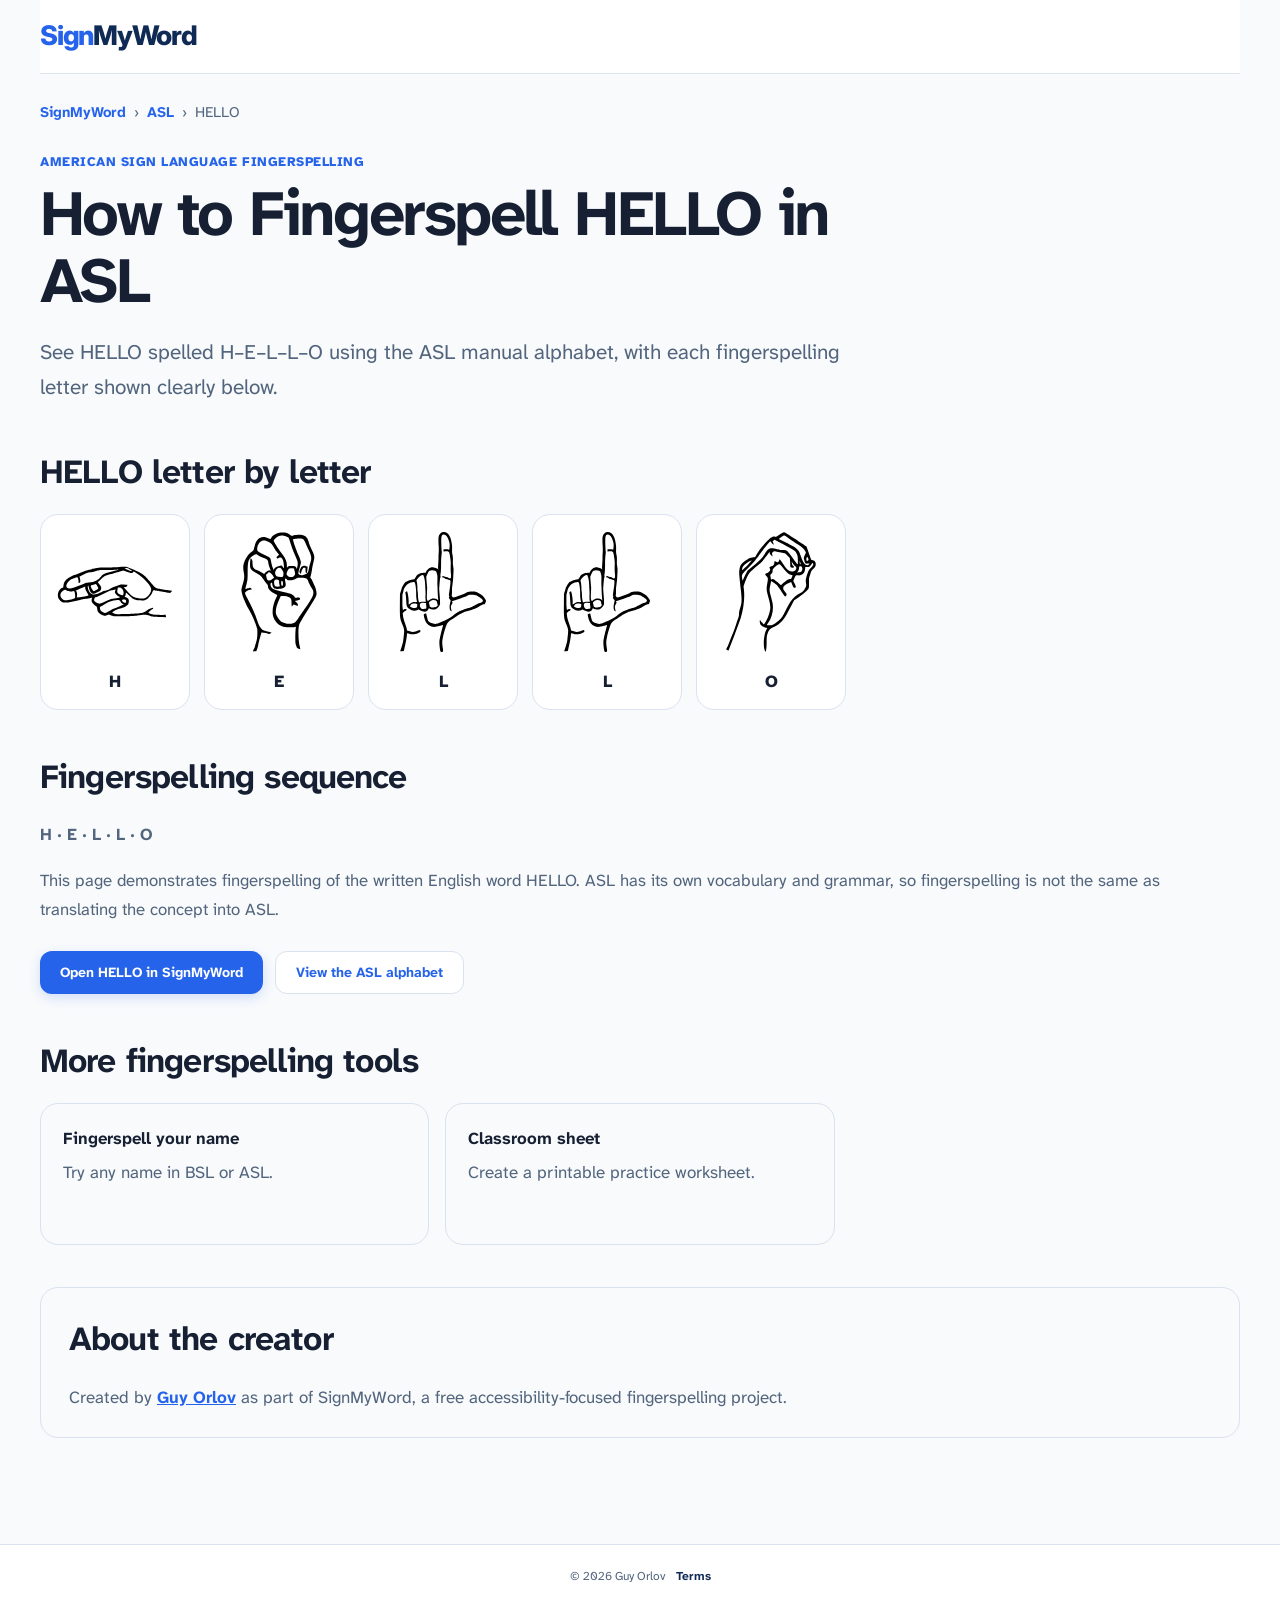
<file: words/hello-asl.html>
<!doctype html>
<html lang="en">
<head>
  <meta charset="utf-8">
  <meta name="viewport" content="width=device-width, initial-scale=1">
  <title>How to Fingerspell HELLO in ASL | SignMyWord</title>
  <meta name="description" content="See HELLO fingerspelled H–E–L–L–O with the American Sign Language (ASL) manual alphabet and open the result in SignMyWord.">
  <meta name="author" content="Guy Orlov">
  <meta name="robots" content="index,follow,max-image-preview:large,max-snippet:-1,max-video-preview:-1">
  <link rel="canonical" href="https://signmyword.com/words/hello-asl.html">
  <meta property="og:title" content="How to Fingerspell HELLO in ASL">
  <meta property="og:description" content="See HELLO fingerspelled H–E–L–L–O with the American Sign Language (ASL) manual alphabet and open the result in SignMyWord.">
  <meta property="og:type" content="article">
  <meta property="og:url" content="https://signmyword.com/words/hello-asl.html">
  <meta name="theme-color" content="#1479f8">
  <link rel="preconnect" href="https://fonts.googleapis.com">
  <link rel="preconnect" href="https://fonts.gstatic.com" crossorigin>
  <link href="https://fonts.googleapis.com/css2?family=Atkinson+Hyperlegible+Next:wght@400;500;600;700&family=Inter:wght@500;600;700;800&display=swap" rel="stylesheet">
  <link rel="stylesheet" href="../style.css">
  <script type="application/ld+json">
{
  "@context": "https://schema.org",
  "@type": "WebPage",
  "name": "How to Fingerspell HELLO in ASL",
  "url": "https://signmyword.com/words/hello-asl.html",
  "description": "See HELLO fingerspelled H–E–L–L–O with the American Sign Language (ASL) manual alphabet and open the result in SignMyWord.",
  "isPartOf": {
    "@type": "WebSite",
    "name": "SignMyWord",
    "url": "https://signmyword.com/"
  },
  "author": {
    "@type": "Person",
    "name": "Guy Orlov",
    "url": "https://guyorlov.com/"
  }
}
  </script>
  <script type="application/ld+json">
{
  "@context": "https://schema.org",
  "@type": "BreadcrumbList",
  "itemListElement": [
    {
      "@type": "ListItem",
      "position": 1,
      "name": "SignMyWord",
      "item": "https://signmyword.com/"
    },
    {
      "@type": "ListItem",
      "position": 2,
      "name": "ASL",
      "item": "https://signmyword.com/asl-fingerspelling.html"
    },
    {
      "@type": "ListItem",
      "position": 3,
      "name": "HELLO in ASL",
      "item": "https://signmyword.com/words/hello-asl.html"
    }
  ]
}
  </script>
  <!-- Google tag (gtag.js) -->
  <script async src="https://www.googletagmanager.com/gtag/js?id=G-HZX7FJNJ1Y"></script>
  <script>
    window.dataLayer = window.dataLayer || [];
    function gtag(){dataLayer.push(arguments);}
    gtag('js', new Date());
    gtag('config', 'G-HZX7FJNJ1Y');
  </script>
</head>
<body>
  <header class="site-shell header"><a class="brand" href="../" aria-label="SignMyWord home"><span class="brand__accent">Sign</span><span class="brand__word">MyWord</span></a></header>
  <main class="seo-page site-shell">
    <nav class="seo-breadcrumb" aria-label="Breadcrumb"><a href="../">SignMyWord</a><span>›</span><a href="../asl-fingerspelling.html">ASL</a><span>›</span><span>HELLO</span></nav>
    <p class="seo-eyebrow">American Sign Language fingerspelling</p>
    <h1>How to Fingerspell HELLO in ASL</h1>
    <p class="seo-lead">See HELLO spelled H–E–L–L–O using the ASL manual alphabet, with each fingerspelling letter shown clearly below.</p>
    <section aria-labelledby="letters-title">
      <h2 id="letters-title">HELLO letter by letter</h2>
      <div class="seo-word-letters"><figure class="seo-letter-card">
      <img src="../assets/asl/H.svg" alt="ASL fingerspelling letter H" loading="lazy">
      <figcaption>H</figcaption>
    </figure>
<figure class="seo-letter-card">
      <img src="../assets/asl/E.svg" alt="ASL fingerspelling letter E" loading="lazy">
      <figcaption>E</figcaption>
    </figure>
<figure class="seo-letter-card">
      <img src="../assets/asl/L.svg" alt="ASL fingerspelling letter L" loading="lazy">
      <figcaption>L</figcaption>
    </figure>
<figure class="seo-letter-card">
      <img src="../assets/asl/L.svg" alt="ASL fingerspelling letter L" loading="lazy">
      <figcaption>L</figcaption>
    </figure>
<figure class="seo-letter-card">
      <img src="../assets/asl/O.svg" alt="ASL fingerspelling letter O" loading="lazy">
      <figcaption>O</figcaption>
    </figure></div>
    </section>
    <section class="seo-copy">
      <h2>Fingerspelling sequence</h2>
      <p><strong>H · E · L · L · O</strong></p>
      <p>This page demonstrates fingerspelling of the written English word HELLO. ASL has its own vocabulary and grammar, so fingerspelling is not the same as translating the concept into ASL.</p>
    </section>
    <div class="seo-actions">
      <a class="button button--primary" href="../?lang=asl&word=HELLO">Open HELLO in SignMyWord</a>
      <a class="button button--secondary" href="../asl-fingerspelling.html">View the ASL alphabet</a>
    </div>
    <section class="seo-related"><h2>More fingerspelling tools</h2><div class="seo-card-grid">
      <a class="seo-card" href="../fingerspell-your-name.html"><strong>Fingerspell your name</strong><span>Try any name in BSL or ASL.</span></a>
      <a class="seo-card" href="../classroom.html"><strong>Classroom sheet</strong><span>Create a printable practice worksheet.</span></a>
    </div></section>
      <section class="seo-author" aria-label="About the creator"><h2>About the creator</h2><p>Created by <a rel="author" href="https://guyorlov.com/">Guy Orlov</a> as part of SignMyWord, a free accessibility-focused fingerspelling project.</p></section>
</main>
  <footer class="legal-footer"><div class="site-shell legal-footer__inner"><span>© 2026 Guy Orlov</span><a href="../terms.html">Terms</a></div></footer>
</body>
</html>
</file>
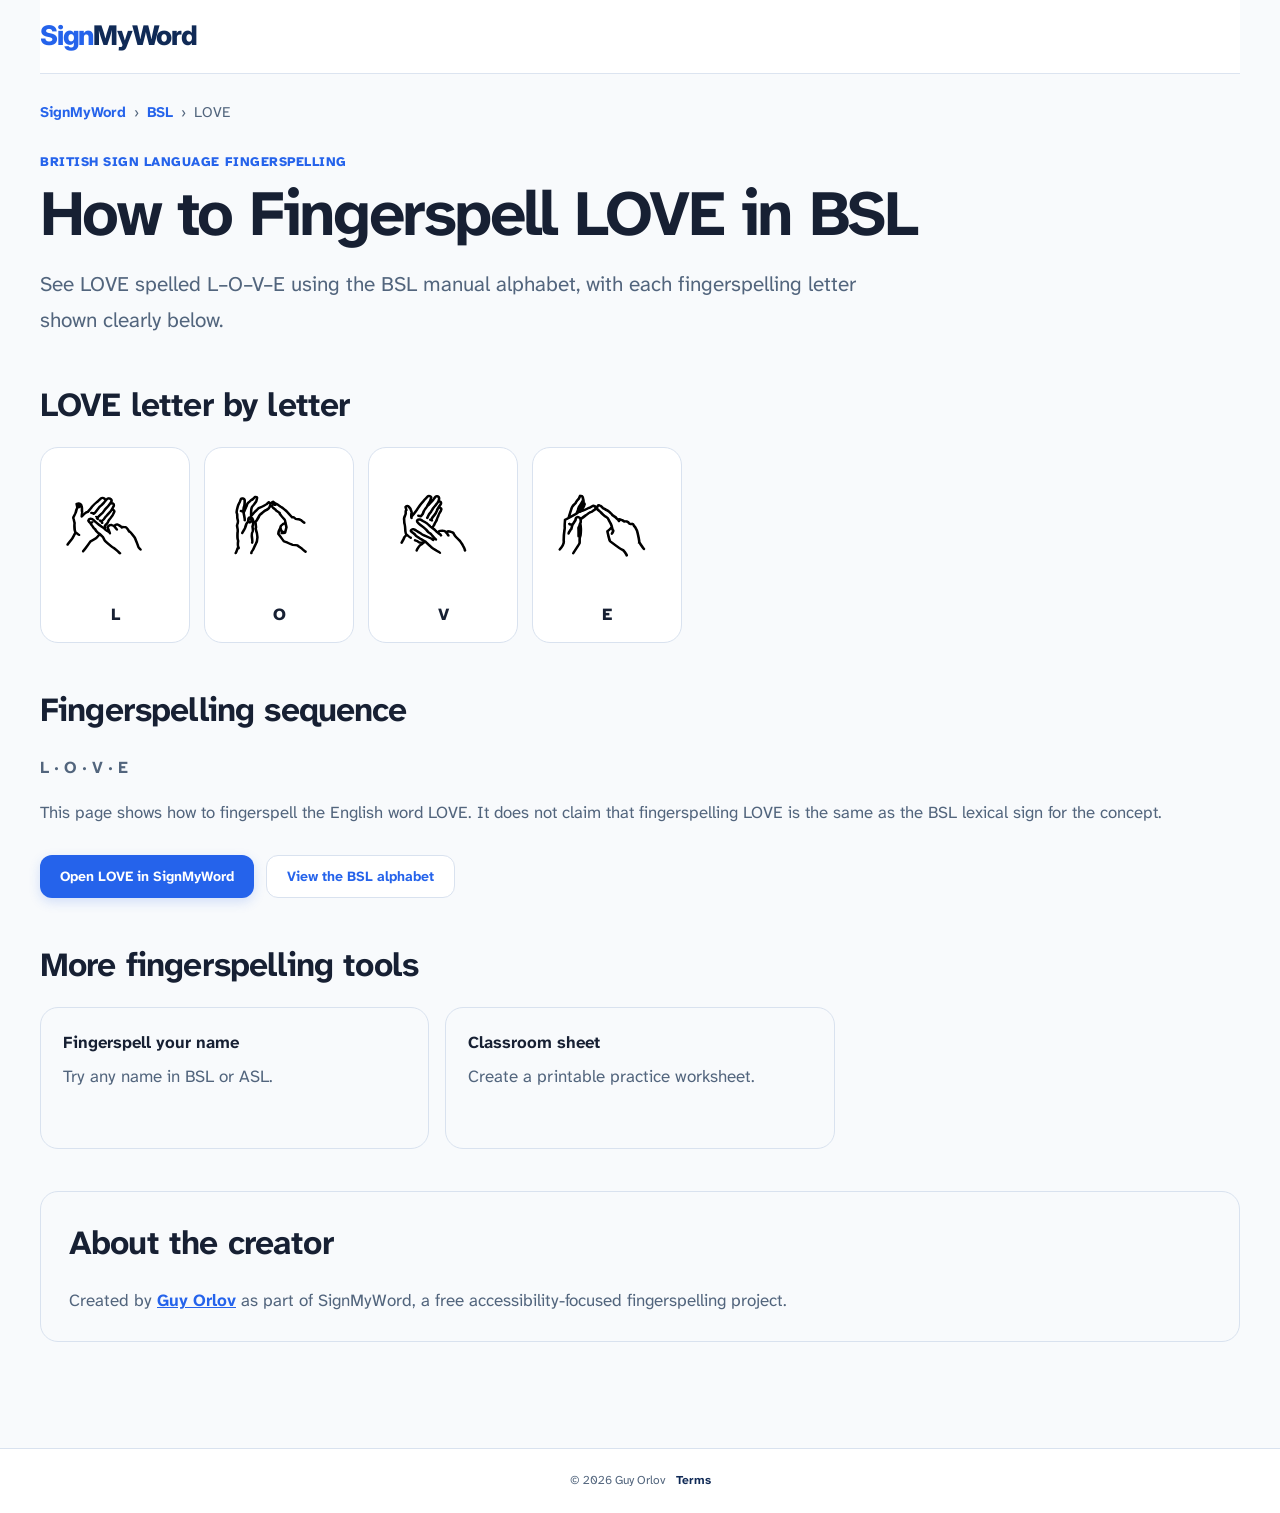
<file: words/love-bsl.html>
<!doctype html>
<html lang="en">
<head>
  <meta charset="utf-8">
  <meta name="viewport" content="width=device-width, initial-scale=1">
  <title>How to Fingerspell LOVE in BSL | SignMyWord</title>
  <meta name="description" content="See LOVE fingerspelled letter by letter with the British Sign Language (BSL) manual alphabet, then open or share the result in SignMyWord.">
  <meta name="author" content="Guy Orlov">
  <meta name="robots" content="index,follow,max-image-preview:large,max-snippet:-1,max-video-preview:-1">
  <link rel="canonical" href="https://signmyword.com/words/love-bsl.html">
  <meta property="og:title" content="How to Fingerspell LOVE in BSL">
  <meta property="og:description" content="See LOVE fingerspelled letter by letter with the British Sign Language (BSL) manual alphabet, then open or share the result in SignMyWord.">
  <meta property="og:type" content="article">
  <meta property="og:url" content="https://signmyword.com/words/love-bsl.html">
  <meta name="theme-color" content="#1479f8">
  <link rel="preconnect" href="https://fonts.googleapis.com">
  <link rel="preconnect" href="https://fonts.gstatic.com" crossorigin>
  <link href="https://fonts.googleapis.com/css2?family=Atkinson+Hyperlegible+Next:wght@400;500;600;700&family=Inter:wght@500;600;700;800&display=swap" rel="stylesheet">
  <link rel="stylesheet" href="../style.css">
  <script type="application/ld+json">
{
  "@context": "https://schema.org",
  "@type": "WebPage",
  "name": "How to Fingerspell LOVE in BSL",
  "url": "https://signmyword.com/words/love-bsl.html",
  "description": "See LOVE fingerspelled letter by letter with the British Sign Language (BSL) manual alphabet, then open or share the result in SignMyWord.",
  "isPartOf": {
    "@type": "WebSite",
    "name": "SignMyWord",
    "url": "https://signmyword.com/"
  },
  "author": {
    "@type": "Person",
    "name": "Guy Orlov",
    "url": "https://guyorlov.com/"
  }
}
  </script>
  <script type="application/ld+json">
{
  "@context": "https://schema.org",
  "@type": "BreadcrumbList",
  "itemListElement": [
    {
      "@type": "ListItem",
      "position": 1,
      "name": "SignMyWord",
      "item": "https://signmyword.com/"
    },
    {
      "@type": "ListItem",
      "position": 2,
      "name": "BSL",
      "item": "https://signmyword.com/bsl-fingerspelling.html"
    },
    {
      "@type": "ListItem",
      "position": 3,
      "name": "LOVE in BSL",
      "item": "https://signmyword.com/words/love-bsl.html"
    }
  ]
}
  </script>
  <!-- Google tag (gtag.js) -->
  <script async src="https://www.googletagmanager.com/gtag/js?id=G-HZX7FJNJ1Y"></script>
  <script>
    window.dataLayer = window.dataLayer || [];
    function gtag(){dataLayer.push(arguments);}
    gtag('js', new Date());
    gtag('config', 'G-HZX7FJNJ1Y');
  </script>
</head>
<body>
  <header class="site-shell header"><a class="brand" href="../" aria-label="SignMyWord home"><span class="brand__accent">Sign</span><span class="brand__word">MyWord</span></a></header>
  <main class="seo-page site-shell">
    <nav class="seo-breadcrumb" aria-label="Breadcrumb"><a href="../">SignMyWord</a><span>›</span><a href="../bsl-fingerspelling.html">BSL</a><span>›</span><span>LOVE</span></nav>
    <p class="seo-eyebrow">British Sign Language fingerspelling</p>
    <h1>How to Fingerspell LOVE in BSL</h1>
    <p class="seo-lead">See LOVE spelled L–O–V–E using the BSL manual alphabet, with each fingerspelling letter shown clearly below.</p>
    <section aria-labelledby="letters-title">
      <h2 id="letters-title">LOVE letter by letter</h2>
      <div class="seo-word-letters"><figure class="seo-letter-card">
      <img src="../assets/bsl/L.svg" alt="BSL fingerspelling letter L" loading="lazy">
      <figcaption>L</figcaption>
    </figure>
<figure class="seo-letter-card">
      <img src="../assets/bsl/O.svg" alt="BSL fingerspelling letter O" loading="lazy">
      <figcaption>O</figcaption>
    </figure>
<figure class="seo-letter-card">
      <img src="../assets/bsl/V.svg" alt="BSL fingerspelling letter V" loading="lazy">
      <figcaption>V</figcaption>
    </figure>
<figure class="seo-letter-card">
      <img src="../assets/bsl/E.svg" alt="BSL fingerspelling letter E" loading="lazy">
      <figcaption>E</figcaption>
    </figure></div>
    </section>
    <section class="seo-copy">
      <h2>Fingerspelling sequence</h2>
      <p><strong>L · O · V · E</strong></p>
      <p>This page shows how to fingerspell the English word LOVE. It does not claim that fingerspelling LOVE is the same as the BSL lexical sign for the concept.</p>
    </section>
    <div class="seo-actions">
      <a class="button button--primary" href="../?lang=bsl&word=LOVE">Open LOVE in SignMyWord</a>
      <a class="button button--secondary" href="../bsl-fingerspelling.html">View the BSL alphabet</a>
    </div>
    <section class="seo-related"><h2>More fingerspelling tools</h2><div class="seo-card-grid">
      <a class="seo-card" href="../fingerspell-your-name.html"><strong>Fingerspell your name</strong><span>Try any name in BSL or ASL.</span></a>
      <a class="seo-card" href="../classroom.html"><strong>Classroom sheet</strong><span>Create a printable practice worksheet.</span></a>
    </div></section>
      <section class="seo-author" aria-label="About the creator"><h2>About the creator</h2><p>Created by <a rel="author" href="https://guyorlov.com/">Guy Orlov</a> as part of SignMyWord, a free accessibility-focused fingerspelling project.</p></section>
</main>
  <footer class="legal-footer"><div class="site-shell legal-footer__inner"><span>© 2026 Guy Orlov</span><a href="../terms.html">Terms</a></div></footer>
</body>
</html>
</file>
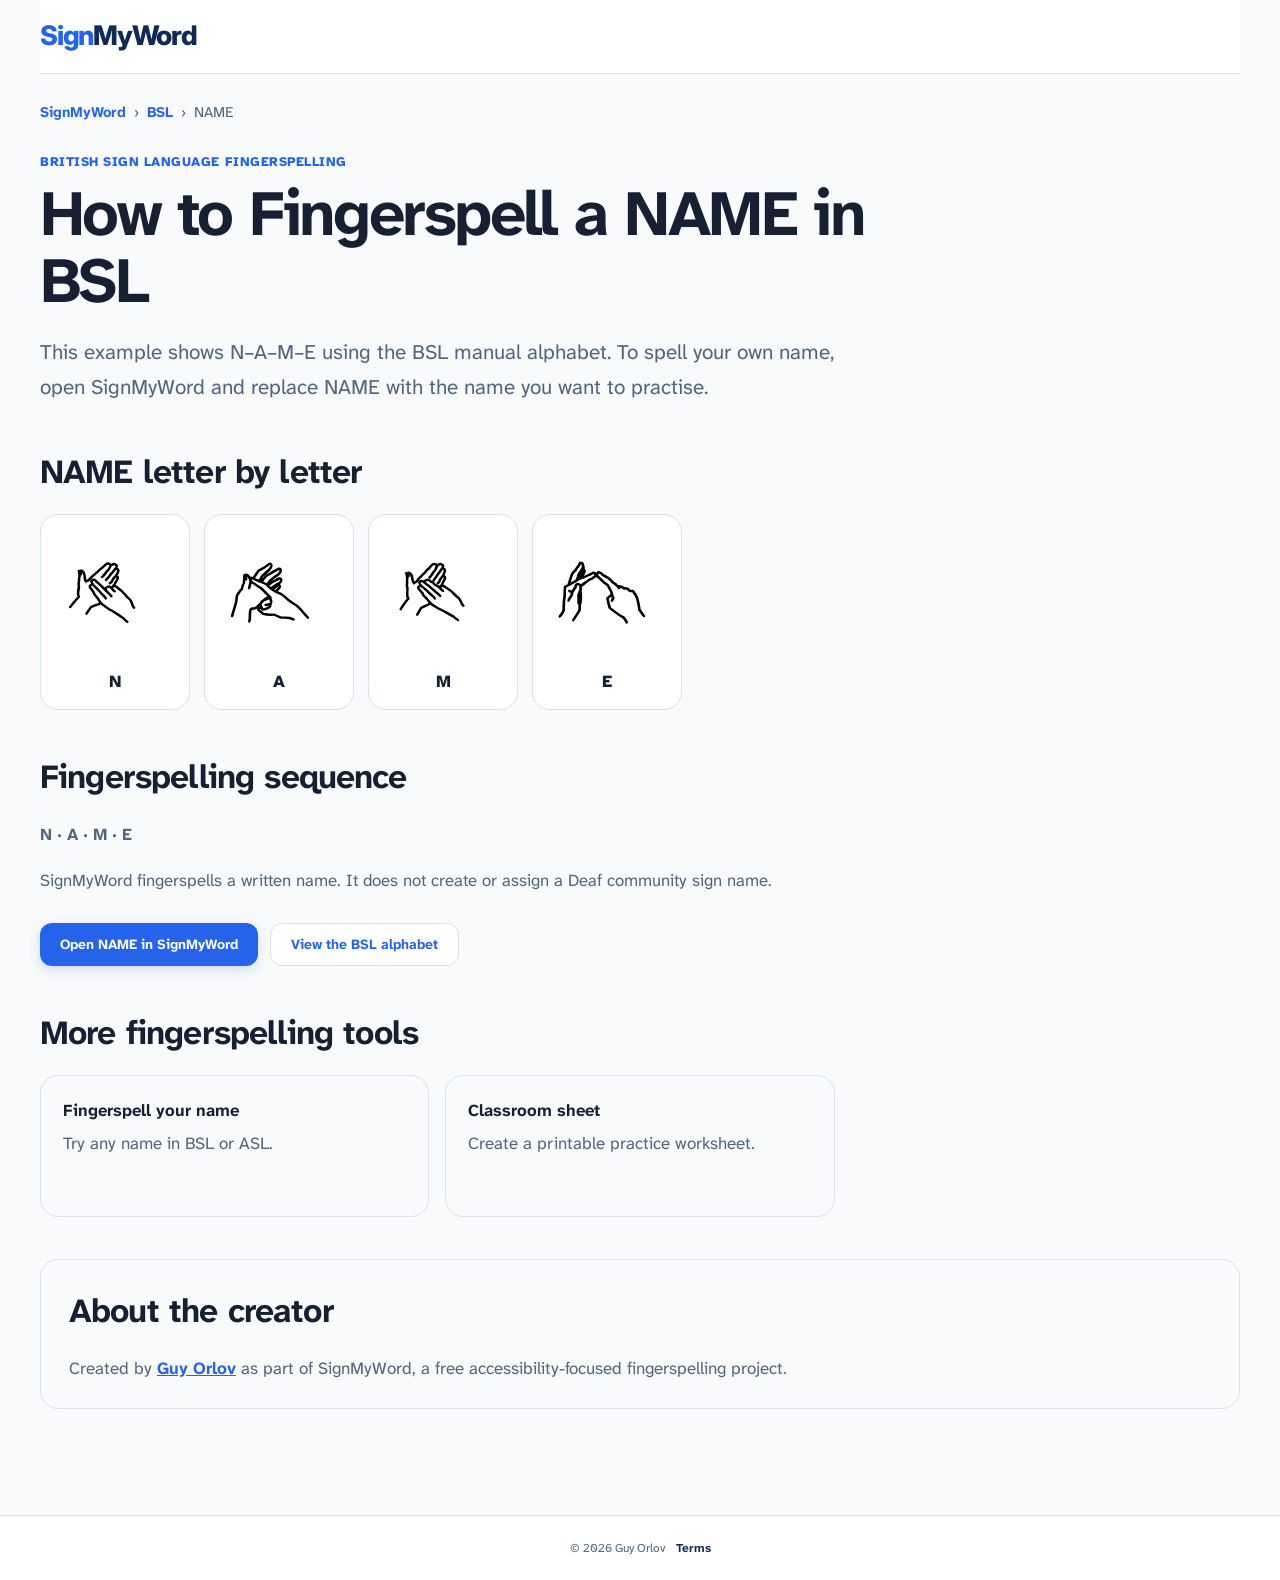
<file: words/name-bsl.html>
<!doctype html>
<html lang="en">
<head>
  <meta charset="utf-8">
  <meta name="viewport" content="width=device-width, initial-scale=1">
  <title>How to Fingerspell a NAME in BSL | SignMyWord</title>
  <meta name="description" content="See NAME fingerspelled N–A–M–E with the British Sign Language (BSL) manual alphabet and use SignMyWord to try your own name.">
  <meta name="author" content="Guy Orlov">
  <meta name="robots" content="index,follow,max-image-preview:large,max-snippet:-1,max-video-preview:-1">
  <link rel="canonical" href="https://signmyword.com/words/name-bsl.html">
  <meta property="og:title" content="How to Fingerspell a NAME in BSL">
  <meta property="og:description" content="See NAME fingerspelled N–A–M–E with the British Sign Language (BSL) manual alphabet and use SignMyWord to try your own name.">
  <meta property="og:type" content="article">
  <meta property="og:url" content="https://signmyword.com/words/name-bsl.html">
  <meta name="theme-color" content="#1479f8">
  <link rel="preconnect" href="https://fonts.googleapis.com">
  <link rel="preconnect" href="https://fonts.gstatic.com" crossorigin>
  <link href="https://fonts.googleapis.com/css2?family=Atkinson+Hyperlegible+Next:wght@400;500;600;700&family=Inter:wght@500;600;700;800&display=swap" rel="stylesheet">
  <link rel="stylesheet" href="../style.css">
  <script type="application/ld+json">
{
  "@context": "https://schema.org",
  "@type": "WebPage",
  "name": "How to Fingerspell a NAME in BSL",
  "url": "https://signmyword.com/words/name-bsl.html",
  "description": "See NAME fingerspelled N–A–M–E with the British Sign Language (BSL) manual alphabet and use SignMyWord to try your own name.",
  "isPartOf": {
    "@type": "WebSite",
    "name": "SignMyWord",
    "url": "https://signmyword.com/"
  },
  "author": {
    "@type": "Person",
    "name": "Guy Orlov",
    "url": "https://guyorlov.com/"
  }
}
  </script>
  <script type="application/ld+json">
{
  "@context": "https://schema.org",
  "@type": "BreadcrumbList",
  "itemListElement": [
    {
      "@type": "ListItem",
      "position": 1,
      "name": "SignMyWord",
      "item": "https://signmyword.com/"
    },
    {
      "@type": "ListItem",
      "position": 2,
      "name": "BSL",
      "item": "https://signmyword.com/bsl-fingerspelling.html"
    },
    {
      "@type": "ListItem",
      "position": 3,
      "name": "NAME in BSL",
      "item": "https://signmyword.com/words/name-bsl.html"
    }
  ]
}
  </script>
  <!-- Google tag (gtag.js) -->
  <script async src="https://www.googletagmanager.com/gtag/js?id=G-HZX7FJNJ1Y"></script>
  <script>
    window.dataLayer = window.dataLayer || [];
    function gtag(){dataLayer.push(arguments);}
    gtag('js', new Date());
    gtag('config', 'G-HZX7FJNJ1Y');
  </script>
</head>
<body>
  <header class="site-shell header"><a class="brand" href="../" aria-label="SignMyWord home"><span class="brand__accent">Sign</span><span class="brand__word">MyWord</span></a></header>
  <main class="seo-page site-shell">
    <nav class="seo-breadcrumb" aria-label="Breadcrumb"><a href="../">SignMyWord</a><span>›</span><a href="../bsl-fingerspelling.html">BSL</a><span>›</span><span>NAME</span></nav>
    <p class="seo-eyebrow">British Sign Language fingerspelling</p>
    <h1>How to Fingerspell a NAME in BSL</h1>
    <p class="seo-lead">This example shows N–A–M–E using the BSL manual alphabet. To spell your own name, open SignMyWord and replace NAME with the name you want to practise.</p>
    <section aria-labelledby="letters-title">
      <h2 id="letters-title">NAME letter by letter</h2>
      <div class="seo-word-letters"><figure class="seo-letter-card">
      <img src="../assets/bsl/N.svg" alt="BSL fingerspelling letter N" loading="lazy">
      <figcaption>N</figcaption>
    </figure>
<figure class="seo-letter-card">
      <img src="../assets/bsl/A.svg" alt="BSL fingerspelling letter A" loading="lazy">
      <figcaption>A</figcaption>
    </figure>
<figure class="seo-letter-card">
      <img src="../assets/bsl/M.svg" alt="BSL fingerspelling letter M" loading="lazy">
      <figcaption>M</figcaption>
    </figure>
<figure class="seo-letter-card">
      <img src="../assets/bsl/E.svg" alt="BSL fingerspelling letter E" loading="lazy">
      <figcaption>E</figcaption>
    </figure></div>
    </section>
    <section class="seo-copy">
      <h2>Fingerspelling sequence</h2>
      <p><strong>N · A · M · E</strong></p>
      <p>SignMyWord fingerspells a written name. It does not create or assign a Deaf community sign name.</p>
    </section>
    <div class="seo-actions">
      <a class="button button--primary" href="../?lang=bsl&word=NAME">Open NAME in SignMyWord</a>
      <a class="button button--secondary" href="../bsl-fingerspelling.html">View the BSL alphabet</a>
    </div>
    <section class="seo-related"><h2>More fingerspelling tools</h2><div class="seo-card-grid">
      <a class="seo-card" href="../fingerspell-your-name.html"><strong>Fingerspell your name</strong><span>Try any name in BSL or ASL.</span></a>
      <a class="seo-card" href="../classroom.html"><strong>Classroom sheet</strong><span>Create a printable practice worksheet.</span></a>
    </div></section>
      <section class="seo-author" aria-label="About the creator"><h2>About the creator</h2><p>Created by <a rel="author" href="https://guyorlov.com/">Guy Orlov</a> as part of SignMyWord, a free accessibility-focused fingerspelling project.</p></section>
</main>
  <footer class="legal-footer"><div class="site-shell legal-footer__inner"><span>© 2026 Guy Orlov</span><a href="../terms.html">Terms</a></div></footer>
</body>
</html>
</file>
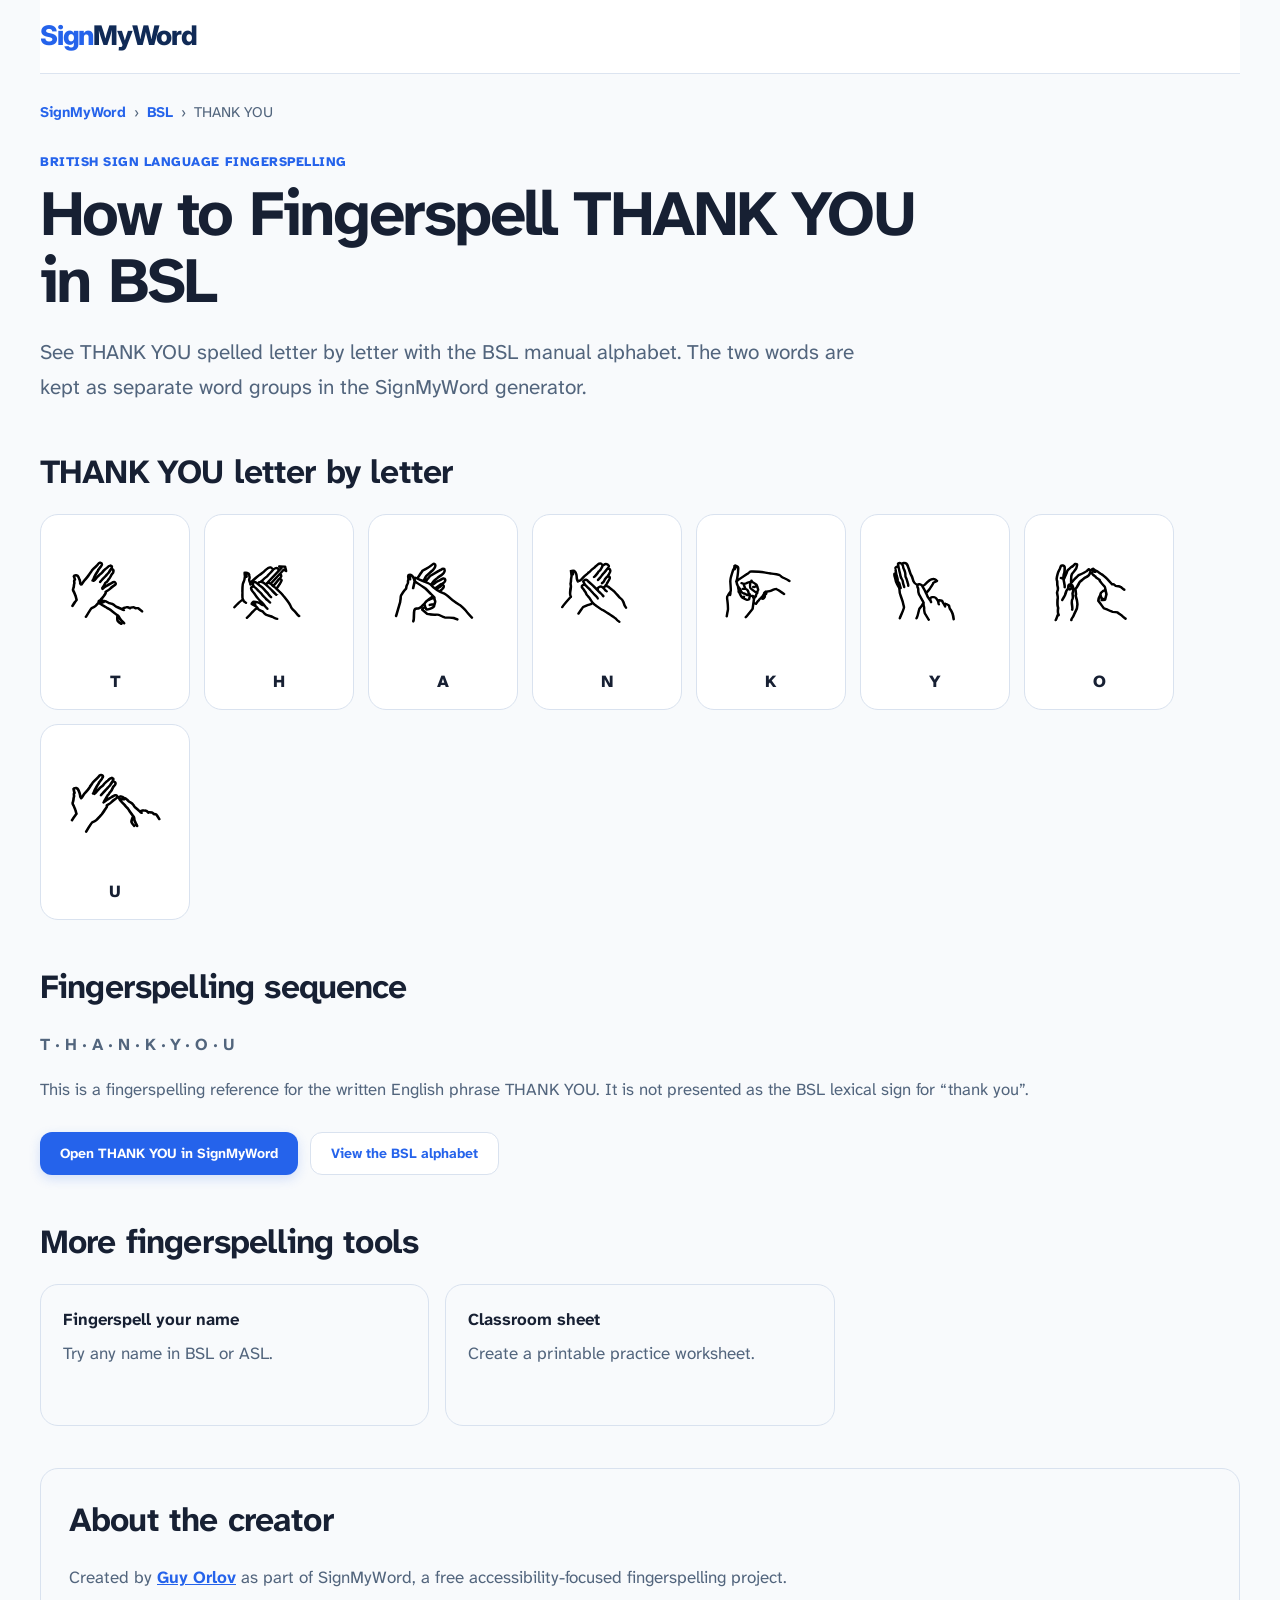
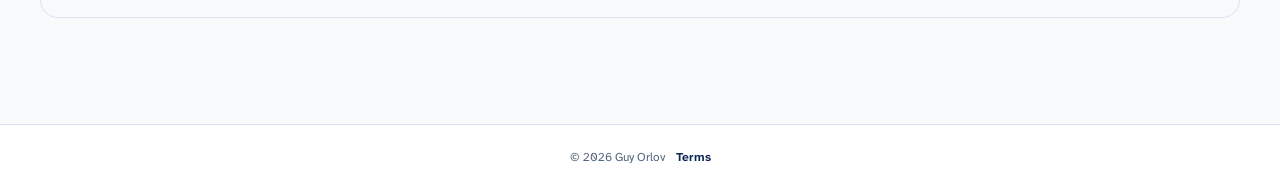
<file: words/thank-you-bsl.html>
<!doctype html>
<html lang="en">
<head>
  <meta charset="utf-8">
  <meta name="viewport" content="width=device-width, initial-scale=1">
  <title>How to Fingerspell THANK YOU in BSL | SignMyWord</title>
  <meta name="description" content="See THANK YOU fingerspelled letter by letter with the British Sign Language (BSL) manual alphabet and open the complete result in SignMyWord.">
  <meta name="author" content="Guy Orlov">
  <meta name="robots" content="index,follow,max-image-preview:large,max-snippet:-1,max-video-preview:-1">
  <link rel="canonical" href="https://signmyword.com/words/thank-you-bsl.html">
  <meta property="og:title" content="How to Fingerspell THANK YOU in BSL">
  <meta property="og:description" content="See THANK YOU fingerspelled letter by letter with the British Sign Language (BSL) manual alphabet and open the complete result in SignMyWord.">
  <meta property="og:type" content="article">
  <meta property="og:url" content="https://signmyword.com/words/thank-you-bsl.html">
  <meta name="theme-color" content="#1479f8">
  <link rel="preconnect" href="https://fonts.googleapis.com">
  <link rel="preconnect" href="https://fonts.gstatic.com" crossorigin>
  <link href="https://fonts.googleapis.com/css2?family=Atkinson+Hyperlegible+Next:wght@400;500;600;700&family=Inter:wght@500;600;700;800&display=swap" rel="stylesheet">
  <link rel="stylesheet" href="../style.css">
  <script type="application/ld+json">
{
  "@context": "https://schema.org",
  "@type": "WebPage",
  "name": "How to Fingerspell THANK YOU in BSL",
  "url": "https://signmyword.com/words/thank-you-bsl.html",
  "description": "See THANK YOU fingerspelled letter by letter with the British Sign Language (BSL) manual alphabet and open the complete result in SignMyWord.",
  "isPartOf": {
    "@type": "WebSite",
    "name": "SignMyWord",
    "url": "https://signmyword.com/"
  },
  "author": {
    "@type": "Person",
    "name": "Guy Orlov",
    "url": "https://guyorlov.com/"
  }
}
  </script>
  <script type="application/ld+json">
{
  "@context": "https://schema.org",
  "@type": "BreadcrumbList",
  "itemListElement": [
    {
      "@type": "ListItem",
      "position": 1,
      "name": "SignMyWord",
      "item": "https://signmyword.com/"
    },
    {
      "@type": "ListItem",
      "position": 2,
      "name": "BSL",
      "item": "https://signmyword.com/bsl-fingerspelling.html"
    },
    {
      "@type": "ListItem",
      "position": 3,
      "name": "THANK YOU in BSL",
      "item": "https://signmyword.com/words/thank-you-bsl.html"
    }
  ]
}
  </script>
  <!-- Google tag (gtag.js) -->
  <script async src="https://www.googletagmanager.com/gtag/js?id=G-HZX7FJNJ1Y"></script>
  <script>
    window.dataLayer = window.dataLayer || [];
    function gtag(){dataLayer.push(arguments);}
    gtag('js', new Date());
    gtag('config', 'G-HZX7FJNJ1Y');
  </script>
</head>
<body>
  <header class="site-shell header"><a class="brand" href="../" aria-label="SignMyWord home"><span class="brand__accent">Sign</span><span class="brand__word">MyWord</span></a></header>
  <main class="seo-page site-shell">
    <nav class="seo-breadcrumb" aria-label="Breadcrumb"><a href="../">SignMyWord</a><span>›</span><a href="../bsl-fingerspelling.html">BSL</a><span>›</span><span>THANK YOU</span></nav>
    <p class="seo-eyebrow">British Sign Language fingerspelling</p>
    <h1>How to Fingerspell THANK YOU in BSL</h1>
    <p class="seo-lead">See THANK YOU spelled letter by letter with the BSL manual alphabet. The two words are kept as separate word groups in the SignMyWord generator.</p>
    <section aria-labelledby="letters-title">
      <h2 id="letters-title">THANK YOU letter by letter</h2>
      <div class="seo-word-letters"><figure class="seo-letter-card">
      <img src="../assets/bsl/T.svg" alt="BSL fingerspelling letter T" loading="lazy">
      <figcaption>T</figcaption>
    </figure>
<figure class="seo-letter-card">
      <img src="../assets/bsl/H.svg" alt="BSL fingerspelling letter H" loading="lazy">
      <figcaption>H</figcaption>
    </figure>
<figure class="seo-letter-card">
      <img src="../assets/bsl/A.svg" alt="BSL fingerspelling letter A" loading="lazy">
      <figcaption>A</figcaption>
    </figure>
<figure class="seo-letter-card">
      <img src="../assets/bsl/N.svg" alt="BSL fingerspelling letter N" loading="lazy">
      <figcaption>N</figcaption>
    </figure>
<figure class="seo-letter-card">
      <img src="../assets/bsl/K.svg" alt="BSL fingerspelling letter K" loading="lazy">
      <figcaption>K</figcaption>
    </figure>
<figure class="seo-letter-card">
      <img src="../assets/bsl/Y.svg" alt="BSL fingerspelling letter Y" loading="lazy">
      <figcaption>Y</figcaption>
    </figure>
<figure class="seo-letter-card">
      <img src="../assets/bsl/O.svg" alt="BSL fingerspelling letter O" loading="lazy">
      <figcaption>O</figcaption>
    </figure>
<figure class="seo-letter-card">
      <img src="../assets/bsl/U.svg" alt="BSL fingerspelling letter U" loading="lazy">
      <figcaption>U</figcaption>
    </figure></div>
    </section>
    <section class="seo-copy">
      <h2>Fingerspelling sequence</h2>
      <p><strong>T · H · A · N · K · Y · O · U</strong></p>
      <p>This is a fingerspelling reference for the written English phrase THANK YOU. It is not presented as the BSL lexical sign for “thank you”.</p>
    </section>
    <div class="seo-actions">
      <a class="button button--primary" href="../?lang=bsl&word=THANK%20YOU">Open THANK YOU in SignMyWord</a>
      <a class="button button--secondary" href="../bsl-fingerspelling.html">View the BSL alphabet</a>
    </div>
    <section class="seo-related"><h2>More fingerspelling tools</h2><div class="seo-card-grid">
      <a class="seo-card" href="../fingerspell-your-name.html"><strong>Fingerspell your name</strong><span>Try any name in BSL or ASL.</span></a>
      <a class="seo-card" href="../classroom.html"><strong>Classroom sheet</strong><span>Create a printable practice worksheet.</span></a>
    </div></section>
      <section class="seo-author" aria-label="About the creator"><h2>About the creator</h2><p>Created by <a rel="author" href="https://guyorlov.com/">Guy Orlov</a> as part of SignMyWord, a free accessibility-focused fingerspelling project.</p></section>
</main>
  <footer class="legal-footer"><div class="site-shell legal-footer__inner"><span>© 2026 Guy Orlov</span><a href="../terms.html">Terms</a></div></footer>
</body>
</html>
</file>
<file: style.css>
:root {
  /* SignMyWord brand tokens — Fluent-style UI + Material-style tonal surfaces */
  --smw-bg-base: #ffffff;
  --smw-bg-page: #f8fafc;
  --smw-bg-subtle: #f8fafc;
  --smw-bg-blue-soft: #eff6ff;
  --smw-bg-green-soft: #ecfdf8;
  --smw-bg-purple-soft: #f5f3ff;
  --smw-text-primary: #102a56;
  --smw-text-body: #172033;
  --smw-text-secondary: #52657d;
  --smw-blue: #2563eb;
  --smw-blue-hover: #1d4ed8;
  --smw-blue-pressed: #1e40af;
  --smw-teal: #0f9f94;
  --smw-teal-dark: #0f766e;
  --smw-purple: #7c3aed;
  --smw-purple-hover: #6d28d9;
  --smw-whatsapp: #15803d;
  --smw-border: #d9e2ef;
  --smw-border-strong: #cbd5e1;
  --smw-radius-md: 12px;
  --smw-radius-lg: 18px;
  --smw-radius-xl: 24px;
  --smw-radius-full: 999px;
  --smw-shadow: 0 12px 32px rgba(16, 42, 86, 0.08);
  --smw-shadow-hover: 0 16px 40px rgba(16, 42, 86, 0.12);
}

* {
  box-sizing: border-box;
}

html {
  scroll-behavior: smooth;
}

body {
  margin: 0;
  background: var(--smw-bg-base);
  color: var(--smw-text-primary);
  font-family: Inter, ui-sans-serif, system-ui, -apple-system, BlinkMacSystemFont, "Segoe UI", sans-serif;
  line-height: 1.5;
}

button,
input {
  font: inherit;
}

button,
a {
  -webkit-tap-highlight-color: transparent;
}

button:focus-visible,
a:focus-visible,
input:focus-visible {
  outline: 3px solid rgba(20, 121, 248, 0.28);
  outline-offset: 3px;
}

a {
  color: inherit;
}

.sr-only {
  position: absolute !important;
  width: 1px !important;
  height: 1px !important;
  padding: 0 !important;
  margin: -1px !important;
  overflow: hidden !important;
  clip: rect(0, 0, 0, 0) !important;
  white-space: nowrap !important;
  border: 0 !important;
}

.language-pill:disabled {
  cursor: not-allowed;
  opacity: 0.58;
}

.mobile-only-title,
.hero__intro-mobile,
.mobile-disclaimer,
.mobile-output-meta {
  display: none;
}

.site-shell {
  width: min(1200px, calc(100% - 40px));
  margin-inline: auto;
}

.header {
  min-height: 86px;
  display: flex;
  flex-direction: row;
  align-items: center;
  justify-content: center;
  gap: 24px;
  padding: 16px 0 10px;
  text-align: center;
}

.brand {
  display: inline-flex;
  align-items: center;
  justify-content: center;
  text-decoration: none;
  color: var(--smw-text-primary);
  font-size: 30px;
  font-weight: 800;
  line-height: 1.05;
  letter-spacing: -0.04em;
}

.language-switcher {
  display: flex;
  align-items: center;
  justify-content: center;
  flex-wrap: wrap;
  gap: 8px;
}

.language-pill {
  display: inline-flex;
  align-items: center;
  justify-content: center;
  column-gap: 10px;
  border: 1px solid var(--smw-border);
  background: #fff;
  color: var(--smw-text-primary);
  border-radius: var(--smw-radius-full);
  padding: 9px 16px;
  cursor: pointer;
  font-size: 14px;
  font-weight: 700;
  line-height: 17px;
  white-space: nowrap;
}

.language-pill .flag-icon {
  margin-right: 2px;
}

.language-pill > span:last-child {
  display: inline-block;
  line-height: 1;
}

.language-pill:hover {
  border-color: var(--smw-blue);
}

.language-pill--active {
  color: #fff;
  background: var(--smw-blue);
  border-color: var(--smw-blue);
}

.hero {
  padding: 34px 0 38px;
  text-align: center;
}

.hero h1 {
  max-width: 1120px;
  margin: 0 auto;
  font-size: clamp(42px, 5vw, 52px);
  line-height: 1.08;
  letter-spacing: -0.045em;
}

.hero__intro {
  max-width: 920px;
  margin: 16px auto 0;
  color: var(--smw-text-secondary);
  font-size: 18px;
}

.badges {
  margin-top: 18px;
  display: flex;
  justify-content: center;
  flex-wrap: wrap;
  gap: 10px;
}

.badge {
  display: inline-flex;
  align-items: center;
  gap: 6px;
  padding: 8px 12px;
  background: var(--smw-bg-subtle);
  border-radius: var(--smw-radius-full);
  font-size: 12px;
  font-weight: 700;
  line-height: 15px;
}

.generator {
  display: grid;
  grid-template-columns: 310px minmax(0, 526px) 316px;
  gap: 24px;
  align-items: stretch;
}

.generator > .panel {
  height: 100%;
}

.panel {
  border: 1px solid var(--smw-border);
  border-radius: var(--smw-radius-xl);
  padding: 24px;
}

.panel--input {
  background: var(--smw-bg-blue-soft);
}

.panel--output {
  background: var(--smw-bg-green-soft);
}

.panel--share {
  background: var(--smw-bg-purple-soft);
}

.panel__heading {
  display: flex;
  align-items: center;
  gap: 12px;
  margin-bottom: 18px;
}

.panel__heading h2 {
  margin: 0;
  font-size: 22px;
  line-height: 1.2;
}

.step {
  width: 42px;
  height: 42px;
  flex: 0 0 42px;
  border-radius: 50%;
  display: grid;
  place-items: center;
  color: #fff;
  font-size: 18px;
  font-weight: 800;
}

.step--1 {
  background: var(--smw-blue);
}

.step--2 {
  background: var(--smw-teal);
}

.step--3 {
  background: var(--smw-purple);
}

.panel__copy {
  margin: 0 0 18px;
  color: var(--smw-text-secondary);
  font-size: 14px;
}

.word-form {
  display: grid;
  gap: 8px;
}

.word-form .button {
  margin-top: 10px;
}

.word-form label {
  font-size: 14px;
  font-weight: 700;
}

.word-input {
  width: 100%;
  height: 56px;
  border: 2px solid var(--smw-blue);
  border-radius: var(--smw-radius-md);
  background: #fff;
  color: var(--smw-text-primary);
  padding: 0 18px;
  text-align: center;
  font-weight: 800;
  font-size: 24px;
  text-transform: uppercase;
}

.message {
  min-height: 20px;
  margin: 2px 0 0;
  color: var(--smw-text-secondary);
  font-size: 12px;
}

.message:empty {
  display: none;
}

.button {
  min-height: 41px;
  border: 0;
  border-radius: var(--smw-radius-md);
  padding: 12px 20px;
  cursor: pointer;
  font-size: 14px;
  font-weight: 800;
  line-height: 17px;
  text-align: center;
  text-decoration: none;
  display: inline-flex;
  align-items: center;
  justify-content: center;
  gap: 8px;
}

.button--primary {
  color: #fff;
  background: var(--smw-blue);
}

.button--primary:hover {
  background: #086be6;
}

.button--secondary {
  color: var(--smw-blue);
  background: #fff;
  border: 1px solid var(--smw-border);
}

.button--whatsapp {
  color: #fff;
  background: var(--smw-whatsapp);
}

.full-width {
  width: 100%;
}

.examples-label {
  margin: 18px 0;
  color: var(--smw-text-secondary);
  font-size: 12px;
  font-weight: 700;
}

.examples {
  display: flex;
  flex-wrap: wrap;
  gap: 8px;
}

.example-chip {
  border: 1px solid var(--smw-border);
  border-radius: var(--smw-radius-full);
  padding: 8px 12px;
  background: #fff;
  color: var(--smw-text-primary);
  cursor: pointer;
  font-size: 12px;
  font-weight: 800;
  line-height: 15px;
}

.output-meta {
  min-height: 40px;
  display: flex;
  align-items: center;
  justify-content: space-between;
  gap: 12px;
  margin-bottom: 16px;
  font-size: 14px;
  font-weight: 700;
}

.output-language {
  flex: 0 0 auto;
  border-radius: var(--smw-radius-full);
  background: var(--smw-blue);
  color: #fff;
  padding: 9px 14px;
  font-size: 14px;
}

.letter-output {
  display: flex;
  flex-wrap: wrap;
  gap: 8px;
  min-height: 178px;
}

.letter-card {
  width: 88px;
  height: 178px;
  padding: 14px 12px;
  border-radius: var(--smw-radius-lg);
  background: var(--smw-bg-blue-soft);
  display: flex;
  flex-direction: column;
  gap: 10px;
}

.letter-card__letter {
  font-size: 30px;
  line-height: 1;
  letter-spacing: -0.03em;
}

.letter-card__image {
  flex: 1;
  min-height: 98px;
  padding: 8px;
  display: grid;
  place-items: center;
  border: 1px solid var(--smw-border);
  border-radius: var(--smw-radius-md);
  background: #fff;
  overflow: hidden;
  text-decoration: none;
}

.letter-card__image img {
  display: block;
  max-width: 100%;
  max-height: 88px;
  width: auto;
  height: auto;
}

.letter-card--bsl .letter-card__image {
  padding: 3px;
}

.letter-card--bsl .letter-card__image img {
  max-width: 100%;
  max-height: 102px;
}

.sign-image--cropped {
  object-fit: contain;
}

.letter-card__fallback {
  color: var(--smw-text-secondary);
  font-size: 11px;
  text-align: center;
}

.letter-separator {
  width: 22px;
  min-height: 178px;
  display: grid;
  place-items: center;
  color: var(--smw-text-secondary);
  font-size: 24px;
  font-weight: 800;
}

.source-note {
  margin: 14px 0 0;
  color: var(--smw-text-secondary);
  font-size: 12px;
}

.share-stack {
  display: grid;
  grid-template-columns: minmax(0, 1fr) 126px;
  grid-template-areas:
    "url url"
    "actions qr";
  gap: 14px 12px;
  align-items: start;
}

.share-url {
  grid-area: url;
}

.share-actions {
  grid-area: actions;
  display: grid;
  gap: 10px;
}

.qr-wrap {
  grid-area: qr;
}

.share-caption {
  grid-area: caption;
}

.share-url {
  width: 100%;
  height: 41px;
  border: 1px solid var(--smw-border);
  border-radius: var(--smw-radius-md);
  background: #fff;
  color: var(--smw-text-primary);
  padding: 0 12px;
  font-size: 12px;
}

.qr-wrap {
  width: 126px;
  min-height: 126px;
  display: grid;
  place-items: center;
  padding: 8px;
  border: 2px solid var(--smw-border);
  border-radius: var(--smw-radius-md);
  background: #fff;
}

.qr-wrap img,
.qr-wrap canvas {
  display: block;
  max-width: 100%;
  height: auto;
}

.share-caption {
  margin: 0;
  color: var(--smw-text-secondary);
  font-size: 12px;
}

.how {
  padding: 42px 0 48px;
}

.how h2 {
  margin: 0 0 18px;
  text-align: center;
  font-size: 28px;
}

.how-grid {
  display: grid;
  grid-template-columns: repeat(3, 1fr);
  gap: 18px;
}

.how-card {
  padding: 20px;
  border: 1px solid var(--smw-border);
  border-radius: var(--smw-radius-lg);
  background: var(--smw-bg-subtle);
}

.how-card__title {
  display: flex;
  align-items: center;
  gap: 12px;
  font-weight: 800;
}

.how-card__title .step {
  width: 38px;
  height: 38px;
  flex-basis: 38px;
  font-size: 16px;
}

.how-card p {
  margin: 14px 0 0;
  color: var(--smw-text-secondary);
  font-size: 14px;
}

.disclaimer {
  margin: 18px auto 0;
  max-width: 920px;
  color: var(--smw-text-secondary);
  text-align: center;
  font-size: 12px;
  font-weight: 600;
}

.info-section {
  padding: 24px 0 52px;
}

.info-section__grid {
  display: grid;
  grid-template-columns: 1fr 1fr;
  gap: 18px;
}

.info-card {
  padding: 24px;
  border: 1px solid var(--smw-border);
  border-radius: var(--smw-radius-lg);
  background: #fff;
}

.info-card h2 {
  margin: 0 0 10px;
  font-size: 22px;
}

.info-card p {
  margin: 0;
  color: var(--smw-text-secondary);
}

.footer {
  padding: 28px 0 40px;
  border-top: 1px solid var(--smw-border);
  color: var(--smw-text-secondary);
  font-size: 12px;
}

.footer__grid {
  display: grid;
  grid-template-columns: 1fr auto;
  gap: 24px;
  align-items: start;
}

.footer p {
  margin: 0 0 8px;
}

.footer a {
  color: var(--smw-blue);
}


.button--image {
  color: #fff;
  background: var(--smw-purple);
}

.button--image:hover {
  background: #6930d9;
}

body.modal-open {
  overflow: hidden;
}

.image-modal[hidden] {
  display: none;
}

.image-modal {
  position: fixed;
  inset: 0;
  z-index: 1000;
  display: grid;
  place-items: center;
  padding: 20px;
}

.image-modal__backdrop {
  position: absolute;
  inset: 0;
  background: rgba(9, 24, 52, 0.58);
  backdrop-filter: blur(5px);
}

.image-modal__dialog {
  position: relative;
  z-index: 1;
  width: min(620px, 100%);
  max-height: calc(100vh - 40px);
  overflow: auto;
  padding: 24px;
  border: 1px solid var(--smw-border);
  border-radius: 24px;
  background: #fff;
  box-shadow: 0 24px 80px rgba(16, 42, 86, 0.24);
}

.image-modal__header {
  display: flex;
  align-items: flex-start;
  justify-content: space-between;
  gap: 18px;
}

.image-modal__eyebrow {
  margin: 0 0 4px;
  color: var(--smw-purple);
  font-size: 12px;
  font-weight: 800;
  text-transform: uppercase;
  letter-spacing: 0.06em;
}

.image-modal__header h2 {
  margin: 0;
  font-size: 26px;
  line-height: 1.15;
  letter-spacing: -0.03em;
}

.image-modal__close {
  width: 40px;
  height: 40px;
  flex: 0 0 40px;
  border: 0;
  border-radius: 50%;
  background: var(--smw-bg-subtle);
  color: var(--smw-text-primary);
  cursor: pointer;
  font-size: 26px;
  line-height: 1;
}

.image-style-picker {
  display: flex;
  flex-wrap: nowrap;
  gap: 8px;
  margin: 20px 0 16px;
  padding: 0 0 10px;
  overflow-x: auto;
  overflow-y: hidden;
  overscroll-behavior-x: contain;
  scrollbar-width: thin;
  scrollbar-color: rgba(16, 42, 86, 0.28) transparent;
  -webkit-overflow-scrolling: touch;
}

.image-style-picker::-webkit-scrollbar {
  height: 6px;
}

.image-style-picker::-webkit-scrollbar-track {
  background: transparent;
}

.image-style-picker::-webkit-scrollbar-thumb {
  border-radius: 999px;
  background: rgba(16, 42, 86, 0.28);
}

.image-style-pill {
  flex: 0 0 auto;
  border: 1px solid var(--smw-border);
  border-radius: var(--smw-radius-full);
  padding: 9px 14px;
  background: #fff;
  color: var(--smw-text-primary);
  cursor: pointer;
  font-size: 13px;
  font-weight: 800;
  white-space: nowrap;
}

.image-style-pill--active {
  border-color: var(--smw-blue);
  background: var(--smw-blue);
  color: #fff;
}

.share-image-preview-wrap {
  min-height: 360px;
  display: grid;
  place-items: center;
  overflow: hidden;
  border: 1px solid var(--smw-border);
  border-radius: 18px;
  background: var(--smw-bg-subtle);
}

.share-image-loading {
  padding: 40px 20px;
  color: var(--smw-text-secondary);
  font-size: 14px;
  font-weight: 700;
}

.share-image-preview {
  display: block;
  width: 100%;
  height: auto;
}

.image-modal__status {
  min-height: 20px;
  margin: 10px 0 0;
  color: var(--smw-text-secondary);
  font-size: 12px;
}

.image-modal__actions {
  display: grid;
  grid-template-columns: 1fr 1fr;
  gap: 10px;
  margin-top: 14px;
}

.share-card-capture {
  position: fixed;
  left: -20000px;
  top: 0;
  width: 1080px;
  pointer-events: none;
  opacity: 1;
}

.share-card {
  width: 1080px;
  height: 1350px;
  overflow: hidden;
  padding: 60px;
  border-radius: 0;
  background: linear-gradient(145deg, #eef6ff 0%, #ffffff 55%, #f6f0ff 100%);
  color: #102a56;
  font-family: Inter, ui-sans-serif, system-ui, -apple-system, BlinkMacSystemFont, "Segoe UI", sans-serif;
  display: flex;
  flex-direction: column;
}

.share-card--dark {
  background: linear-gradient(145deg, #071a38 0%, #102a56 55%, #07152d 100%);
  color: #fff;
}

.share-card--colourful {
  background:
    radial-gradient(circle at 90% 10%, rgba(255, 255, 255, 0.34), transparent 28%),
    linear-gradient(145deg, #7047eb 0%, #1479f8 50%, #10b9a9 100%);
  color: #fff;
}

.share-card__brand {
  display: flex;
  align-items: center;
  gap: 16px;
  margin-bottom: 32px;
}

.share-card__logo {
  width: 58px;
  height: 58px;
  display: grid;
  place-items: center;
  border-radius: 16px;
  background: #1479f8;
  color: #fff;
  font-size: 20px;
  font-weight: 800;
}

.share-card--colourful .share-card__logo {
  background: rgba(255, 255, 255, 0.2);
  border: 2px solid rgba(255, 255, 255, 0.55);
}

.share-card__brand-name {
  font-size: 32px;
  font-weight: 800;
  letter-spacing: -0.035em;
}

.share-card__title {
  max-width: 940px;
  margin: 0 0 30px;
  color: #102a56;
  font-size: 58px;
  font-weight: 800;
  line-height: 1.08;
  letter-spacing: -0.045em;
  overflow-wrap: anywhere;
}

.share-card--dark .share-card__title,
.share-card--colourful .share-card__title {
  color: #fff;
}

.share-card__letters {
  display: grid;
  grid-template-columns: repeat(3, minmax(0, 1fr));
  gap: 18px;
  align-content: start;
  flex: 1;
  min-height: 0;
}

.share-card__letter {
  min-width: 0;
  padding: 16px;
  border: 1px solid #d7e3f4;
  border-radius: 22px;
  background: rgba(255, 255, 255, 0.94);
  color: #102a56;
}

.share-card--dark .share-card__letter {
  border-color: rgba(255, 255, 255, 0.2);
  background: rgba(255, 255, 255, 0.1);
  color: #fff;
}

.share-card--colourful .share-card__letter {
  border-color: rgba(255, 255, 255, 0.45);
  background: rgba(255, 255, 255, 0.9);
  color: #102a56;
}

.share-card__letter-name {
  margin: 0 0 10px;
  font-size: 34px;
  font-weight: 800;
  line-height: 1;
}

.share-card__letter-box {
  min-height: 170px;
  display: grid;
  place-items: center;
  overflow: hidden;
  padding: 10px;
  border: 1px solid #d7e3f4;
  border-radius: 16px;
  background: #fff;
}

.share-card__letter-box img {
  display: block;
  max-width: 100%;
  max-height: 155px;
  width: auto;
  height: auto;
}

.share-card__letter--bsl .share-card__letter-box {
  padding: 3px;
}

.share-card__letter--bsl .share-card__letter-box img {
  max-width: 100%;
  max-height: 175px;
}

.share-card__footer {
  display: flex;
  align-items: flex-end;
  justify-content: space-between;
  gap: 24px;
  margin-top: 28px;
}

.share-card__footer-copy {
  display: grid;
  gap: 5px;
  font-size: 21px;
  line-height: 1.25;
}

.share-card__footer-copy strong {
  font-size: 28px;
}

.share-card__qr {
  width: 142px;
  height: 142px;
  flex: 0 0 142px;
  display: grid;
  place-items: center;
  margin: 0 18px 18px 0;
  padding: 8px;
  border-radius: 16px;
  background: #fff;
}

.share-card__qr img,
.share-card__qr canvas {
  display: block;
  max-width: 100%;
  height: auto;
}

/* Fit longer words into the fixed 1080 × 1350 social card. */
.share-card--dense .share-card__brand {
  margin-bottom: 20px;
}

.share-card--dense .share-card__title {
  margin-bottom: 20px;
  font-size: 44px;
}

.share-card--dense .share-card__letters {
  gap: 12px;
}

.share-card--dense .share-card__letter {
  padding: 12px;
}

.share-card--dense .share-card__letter-name {
  font-size: 27px;
  margin-bottom: 7px;
}

.share-card--dense .share-card__letter-box {
  min-height: 105px;
}

.share-card--dense .share-card__letter-box img {
  max-height: 92px;
}

.share-card--very-dense .share-card__letters {
  grid-template-columns: repeat(4, minmax(0, 1fr));
  gap: 10px;
}

.share-card--very-dense .share-card__brand {
  margin-bottom: 14px;
}

.share-card--very-dense .share-card__title {
  margin-bottom: 14px;
  font-size: 34px;
}

.share-card--very-dense .share-card__letter {
  padding: 9px;
  border-radius: 16px;
}

.share-card--very-dense .share-card__letter-name {
  margin-bottom: 5px;
  font-size: 22px;
}

.share-card--very-dense .share-card__letter-box {
  min-height: 72px;
  padding: 6px;
  border-radius: 12px;
}

.share-card--very-dense .share-card__letter-box img {
  max-height: 64px;
}

.share-card--very-dense .share-card__footer {
  margin-top: 14px;
}

.share-card--very-dense .share-card__footer-copy {
  font-size: 17px;
}

.share-card--very-dense .share-card__footer-copy strong {
  font-size: 23px;
}

.share-card--very-dense .share-card__qr {
  width: 110px;
  height: 110px;
  flex-basis: 110px;
}


.flag-icon {
  width: 20px;
  height: 14px;
  flex: 0 0 20px;
  display: inline-block;
  border-radius: 2px;
  background-repeat: no-repeat;
  background-position: center;
  background-size: cover;
  box-shadow: inset 0 0 0 1px rgba(16, 42, 86, 0.12);
}

.flag-icon--gb {
  background-image: url("data:image/svg+xml,%3Csvg xmlns='http://www.w3.org/2000/svg' viewBox='0 0 60 36'%3E%3Cpath fill='%23012169' d='M0 0h60v36H0z'/%3E%3Cpath stroke='%23fff' stroke-width='7.2' d='m0 0 60 36M60 0 0 36'/%3E%3Cpath stroke='%23C8102E' stroke-width='4.4' d='m0 0 60 36M60 0 0 36'/%3E%3Cpath stroke='%23fff' stroke-width='12' d='M30 0v36M0 18h60'/%3E%3Cpath stroke='%23C8102E' stroke-width='7.2' d='M30 0v36M0 18h60'/%3E%3C/svg%3E");
}

.flag-icon--us {
  background-image: url("data:image/svg+xml,%3Csvg xmlns='http://www.w3.org/2000/svg' viewBox='0 0 741 390'%3E%3Cpath fill='%23fff' d='M0 0h741v390H0z'/%3E%3Cg fill='%23B22234'%3E%3Cpath d='M0 0h741v30H0zM0 60h741v30H0zM0 120h741v30H0zM0 180h741v30H0zM0 240h741v30H0zM0 300h741v30H0zM0 360h741v30H0z'/%3E%3C/g%3E%3Cpath fill='%233C3B6E' d='M0 0h296.4v210H0z'/%3E%3Cg fill='%23fff'%3E%3Ccircle cx='24' cy='18' r='5'/%3E%3Ccircle cx='72' cy='18' r='5'/%3E%3Ccircle cx='120' cy='18' r='5'/%3E%3Ccircle cx='168' cy='18' r='5'/%3E%3Ccircle cx='216' cy='18' r='5'/%3E%3Ccircle cx='264' cy='18' r='5'/%3E%3Ccircle cx='48' cy='42' r='5'/%3E%3Ccircle cx='96' cy='42' r='5'/%3E%3Ccircle cx='144' cy='42' r='5'/%3E%3Ccircle cx='192' cy='42' r='5'/%3E%3Ccircle cx='240' cy='42' r='5'/%3E%3Ccircle cx='24' cy='66' r='5'/%3E%3Ccircle cx='72' cy='66' r='5'/%3E%3Ccircle cx='120' cy='66' r='5'/%3E%3Ccircle cx='168' cy='66' r='5'/%3E%3Ccircle cx='216' cy='66' r='5'/%3E%3Ccircle cx='264' cy='66' r='5'/%3E%3Ccircle cx='48' cy='90' r='5'/%3E%3Ccircle cx='96' cy='90' r='5'/%3E%3Ccircle cx='144' cy='90' r='5'/%3E%3Ccircle cx='192' cy='90' r='5'/%3E%3Ccircle cx='240' cy='90' r='5'/%3E%3Ccircle cx='24' cy='114' r='5'/%3E%3Ccircle cx='72' cy='114' r='5'/%3E%3Ccircle cx='120' cy='114' r='5'/%3E%3Ccircle cx='168' cy='114' r='5'/%3E%3Ccircle cx='216' cy='114' r='5'/%3E%3Ccircle cx='264' cy='114' r='5'/%3E%3Ccircle cx='48' cy='138' r='5'/%3E%3Ccircle cx='96' cy='138' r='5'/%3E%3Ccircle cx='144' cy='138' r='5'/%3E%3Ccircle cx='192' cy='138' r='5'/%3E%3Ccircle cx='240' cy='138' r='5'/%3E%3Ccircle cx='24' cy='162' r='5'/%3E%3Ccircle cx='72' cy='162' r='5'/%3E%3Ccircle cx='120' cy='162' r='5'/%3E%3Ccircle cx='168' cy='162' r='5'/%3E%3Ccircle cx='216' cy='162' r='5'/%3E%3Ccircle cx='264' cy='162' r='5'/%3E%3Ccircle cx='48' cy='186' r='5'/%3E%3Ccircle cx='96' cy='186' r='5'/%3E%3Ccircle cx='144' cy='186' r='5'/%3E%3Ccircle cx='192' cy='186' r='5'/%3E%3Ccircle cx='240' cy='186' r='5'/%3E%3C/g%3E%3C/svg%3E");
}


.popular-searches {
  margin-top: 34px;
  padding: 28px 30px 30px;
  border: 1px solid var(--smw-border);
  border-radius: var(--smw-radius-xl);
  background: linear-gradient(135deg, #f8fbff 0%, #ffffff 52%, #f7f2ff 100%);
}

.popular-searches[hidden] {
  display: none;
}

.popular-searches__header {
  display: flex;
  align-items: flex-end;
  justify-content: space-between;
  gap: 28px;
  margin-bottom: 22px;
}

.popular-searches__eyebrow {
  margin: 0 0 4px;
  color: var(--smw-purple);
  font-size: 11px;
  font-weight: 800;
  letter-spacing: 0.08em;
  text-transform: uppercase;
}

.popular-searches h2 {
  margin: 0;
  font-size: 25px;
  line-height: 1.15;
  letter-spacing: -0.025em;
}

.popular-searches__subtitle {
  margin: 7px 0 0;
  color: var(--smw-text-secondary);
  font-size: 12px;
}

.popular-searches__total {
  flex: 0 0 auto;
  margin: 0;
  color: var(--smw-text-secondary);
  font-size: 12px;
  font-weight: 700;
  text-align: right;
}

.popular-word-cloud {
  display: flex;
  align-items: center;
  justify-content: center;
  flex-wrap: wrap;
  gap: 12px 14px;
  min-height: 50px;
}

.popular-word {
  display: inline-flex;
  align-items: center;
  gap: 10px;
  border: 1px solid rgba(20, 121, 248, 0.14);
  border-radius: 14px;
  padding: 10px 14px;
  background: rgba(255, 255, 255, 0.86);
  color: var(--smw-text-primary);
  cursor: pointer;
  font-size: var(--popular-size, 18px);
  font-weight: var(--popular-weight, 700);
  line-height: 1;
  letter-spacing: -0.025em;
  transition: transform .15s ease, border-color .15s ease, box-shadow .15s ease;
}

.popular-word:hover,
.popular-word:focus-visible {
  border-color: rgba(20, 121, 248, 0.38);
  box-shadow: 0 8px 24px rgba(16, 42, 86, 0.08);
  transform: translateY(-1px);
}

.popular-word__label {
  color: #102a56;
  font-weight: 800;
}

.popular-word__count {
  display: inline-flex;
  align-items: center;
  justify-content: center;
  min-width: 34px;
  height: 28px;
  padding: 0 10px;
  border-radius: 999px;
  font-size: 13px;
  font-weight: 800;
  line-height: 1;
  letter-spacing: 0;
}

.popular-word[data-tier="high"] .popular-word__count {
  background: #ffe3d2;
  color: #9a3412;
}

.popular-word[data-tier="medium"] .popular-word__count {
  background: #dbeafe;
  color: #1d4ed8;
}

.popular-word[data-tier="low"] .popular-word__count {
  background: #dcfce7;
  color: #166534;
}

.legal-footer {
  margin-top: 34px;
  border-top: 1px solid var(--smw-border);
  color: var(--smw-text-secondary);
  font-size: 12px;
}

.legal-footer__inner {
  min-height: 64px;
  display: flex;
  align-items: center;
  justify-content: center;
  gap: 10px;
}

.legal-footer a {
  color: var(--smw-text-primary);
  font-weight: 700;
  text-decoration: none;
}

.legal-footer a:hover {
  color: var(--smw-blue);
  text-decoration: underline;
}

.terms-page {
  width: min(760px, calc(100% - 40px));
  margin: 30px auto 60px;
}

.terms-page h1 {
  margin: 0 0 8px;
  font-size: clamp(34px, 6vw, 48px);
  line-height: 1.05;
  letter-spacing: -0.04em;
}

.terms-page__updated {
  margin: 0 0 28px;
  color: var(--smw-text-secondary);
  font-size: 13px;
}

.terms-page h2 {
  margin: 28px 0 8px;
  font-size: 20px;
}

.terms-page p {
  margin: 0 0 12px;
  color: var(--smw-text-secondary);
}

.terms-back {
  display: inline-flex;
  margin-top: 22px;
  color: var(--smw-blue);
  font-weight: 700;
  text-decoration: none;
}

@media (max-width: 1100px) {
  .generator {
    grid-template-columns: 1fr 1.7fr;
  }

  .panel--share {
    grid-column: 1 / -1;
  }
}

@media (max-width: 760px) {
  .popular-searches {
    display: none !important;
  }

  body {
    overflow-x: hidden;
  }

  .site-shell {
    width: min(calc(100% - 32px), 420px);
  }

  .header {
    min-height: 64px;
    padding: 12px 0 8px;
    flex-direction: row;
    justify-content: space-between;
    gap: 10px;
    text-align: left;
  }

  .brand {
    flex: 0 1 auto;
    min-width: 0;
    font-size: 21px;
    line-height: 1.05;
    white-space: nowrap;
  }

  .language-switcher {
    display: flex;
    flex: 0 0 auto;
    justify-content: flex-end;
    width: auto;
    gap: 6px;
  }

  .language-switcher .language-pill {
    min-height: 36px;
    column-gap: 9px;
    padding: 7px 13px;
    font-size: 12px;
    line-height: 16px;
  }

  .language-switcher .flag-icon {
    width: 18px;
    height: 12px;
    flex-basis: 18px;
    margin-right: 2px;
  }

  .hero {
    margin-top: 0;
    padding: 18px 0 22px;
    text-align: left;
  }

  .hero h1 {
    max-width: 360px;
    margin: 0;
    font-size: clamp(30px, 8.2vw, 34px);
    line-height: 1.08;
    letter-spacing: -0.045em;
    text-align: left;
    text-wrap: balance;
  }

  .hero__intro {
    max-width: 360px;
    margin: 12px 0 0;
    font-size: 15px;
    line-height: 1.4;
    text-align: left;
  }

  .hero__intro-desktop,
  .desktop-only-title {
    display: none;
  }

  .hero__intro-mobile,
  .mobile-only-title {
    display: inline;
  }

  /* Phone order: result first, then input, then sharing. */
  .generator {
    display: flex;
    flex-direction: column;
    gap: 16px;
    margin-top: 4px;
  }

  .panel {
    width: 100%;
    padding: 20px;
    border-radius: 22px;
  }

  .panel--output {
    order: 1;
  }

  .panel--input {
    order: 2;
  }

  .panel--share {
    order: 3;
    grid-column: auto;
  }

  .panel__heading {
    margin-bottom: 16px;
  }

  .panel__heading .step {
    display: none;
  }

  .panel__heading h2 {
    width: 100%;
    margin: 0;
    font-size: 20px;
    line-height: 1.2;
    text-align: left;
  }

  .mobile-output-title {
    display: block;
    width: 100%;
    color: var(--smw-text-primary);
    font-size: 22px;
    font-weight: 800;
    line-height: 1.25;
    letter-spacing: -0.025em;
    overflow-wrap: anywhere;
  }

  .panel__copy,
  .examples-label,
  .examples,
  .output-meta,
  .source-note {
    display: none;
  }

  .word-form {
    gap: 10px;
  }

  .word-form label {
    display: block;
    margin: 0;
    font-size: 13px;
    line-height: 1.35;
    text-align: left;
  }

  .word-form .button {
    margin-top: 4px;
  }

  .word-input {
    height: 54px;
    padding-inline: 14px;
    font-size: 20px;
  }

  .button {
    min-height: 44px;
  }

  /* Readable sign cards: two columns instead of a squeezed horizontal strip. */
  .letter-output {
    display: grid;
    grid-template-columns: repeat(2, minmax(0, 1fr));
    gap: 12px;
    min-height: 0;
    overflow: visible;
    padding: 0;
  }

  .letter-card {
    width: 100%;
    height: auto;
    min-height: 174px;
    padding: 14px 12px;
    gap: 10px;
  }

  .letter-card__letter {
    font-size: 28px;
  }

  .letter-card__image {
    min-height: 104px;
  }

  .letter-card__image img {
    max-height: 92px;
  }

  .letter-card--bsl .letter-card__image {
    padding: 3px;
  }

  .letter-card--bsl .letter-card__image img {
    max-height: 112px;
  }

  .letter-separator {
    width: 100%;
    min-height: 24px;
    grid-column: 1 / -1;
    display: grid;
    place-items: center;
    font-size: 18px;
  }

  .mobile-output-meta {
    display: block;
    margin: 14px 0 0;
    color: var(--smw-text-secondary);
    font-size: 12px;
    font-weight: 700;
    line-height: 18px;
    text-align: left;
  }

  .share-stack {
    display: grid;
    grid-template-columns: 1fr;
    grid-template-areas:
      "url"
      "actions"
      "qr";
    gap: 12px;
  }

  .share-actions {
    display: grid;
    gap: 12px;
  }

  .share-url {
    height: 40px;
    font-size: 11px;
    text-overflow: ellipsis;
  }

  .qr-wrap {
    width: 118px;
    min-height: 118px;
    padding: 7px;
  }

  #share-native,
  .share-caption {
    display: none;
  }

  .how,
  .info-section,
  .footer {
    display: none;
  }

  .image-modal {
    padding: 10px;
    align-items: end;
  }

  .image-modal__dialog {
    width: 100%;
    max-height: 92vh;
    padding: 18px;
    border-radius: 22px 22px 14px 14px;
  }

  .image-modal__header h2 {
    font-size: 22px;
  }

  .share-image-preview-wrap {
    min-height: 260px;
  }

  .image-modal__actions {
    grid-template-columns: 1fr;
  }

  .legal-footer {
    margin-top: 24px;
  }

  .legal-footer__inner {
    min-height: 58px;
    font-size: 12px;
  }

  .mobile-disclaimer {
    display: block;
    width: min(calc(100% - 32px), 420px);
    margin-top: 14px;
    margin-bottom: 28px;
    color: var(--smw-text-secondary);
    text-align: center;
    font-size: 11px;
    font-weight: 500;
    line-height: 1.45;
  }
}

@media (prefers-reduced-motion: reduce) {
  html {
    scroll-behavior: auto;
  }

  *,
  *::before,
  *::after {
    transition: none !important;
    animation: none !important;
  }
}


/* 2026 marketing refresh: one clear type → see → share journey */
.header {
  min-height: 74px;
  justify-content: space-between;
  padding: 12px 0;
}

.brand {
  font-size: 27px;
}

.marketing-hero {
  margin-top: 4px;
  background:
    radial-gradient(circle at 76% 22%, rgba(20,121,248,.14), transparent 28%),
    linear-gradient(135deg, #eef8ff 0%, #f9fcff 50%, #eef6ff 100%);
  border-block: 1px solid #e3edf9;
}

.marketing-hero__inner {
  padding-block: 54px 48px;
  text-align: center;
}

.marketing-hero__eyebrow,
.result-section__eyebrow {
  margin: 0 0 7px;
  color: var(--smw-blue);
  font-size: 12px;
  font-weight: 800;
  letter-spacing: .08em;
  text-transform: uppercase;
}

.marketing-hero h1 {
  max-width: 880px;
  margin: 0 auto;
  font-size: clamp(42px, 5.5vw, 66px);
  line-height: .99;
  letter-spacing: -.055em;
  text-wrap: balance;
}

.marketing-hero__intro {
  max-width: 760px;
  margin: 18px auto 0;
  color: var(--smw-text-secondary);
  font-size: 17px;
  line-height: 1.55;
}

.hero-word-form {
  width: min(720px, 100%);
  margin: 28px auto 0;
  display: grid;
  grid-template-columns: minmax(0, 1fr) auto;
  gap: 10px;
}

.hero-word-input {
  height: 60px;
  text-align: left;
  padding-inline: 20px;
  border-width: 1px;
  font-size: 18px;
  font-weight: 700;
}

.hero-go {
  min-width: 142px;
  min-height: 60px;
  border-radius: 14px;
  font-size: 15px;
}

.hero-message {
  width: min(720px, 100%);
  margin: 8px auto 0;
  text-align: left;
}

.hero-examples {
  margin-top: 15px;
  display: flex;
  align-items: center;
  justify-content: center;
  flex-wrap: wrap;
  gap: 8px;
  color: var(--smw-text-secondary);
  font-size: 12px;
  font-weight: 700;
}

.result-section {
  margin-top: 34px;
  padding: 30px;
  border: 1px solid var(--smw-border);
  border-radius: 26px;
  background: #fff;
  box-shadow: var(--smw-shadow);
}

.result-section__heading {
  display: flex;
  align-items: flex-end;
  justify-content: space-between;
  gap: 24px;
}

.result-section__heading h2 {
  margin: 0;
  font-size: 30px;
  line-height: 1.08;
  letter-spacing: -.035em;
}

.result-section .output-meta {
  min-height: 0;
  margin: 10px 0 20px;
  color: var(--smw-text-secondary);
}

.result-section .output-language {
  max-width: 360px;
  padding: 9px 14px;
  background: var(--smw-bg-blue-soft);
  border: 1px solid var(--smw-border);
  color: var(--smw-text-primary);
  font-size: 12px;
  line-height: 1.25;
}

.result-section .letter-output {
  display: grid;
  grid-template-columns: repeat(4, minmax(0, 1fr));
  gap: 14px;
  min-height: 0;
}

.result-section .letter-card {
  width: 100%;
  height: 230px;
  min-width: 0;
  padding: 16px;
  background: #edf7ff;
  border: 1px solid #d7e9fa;
}

.result-section .letter-card__letter {
  font-size: 28px;
}

.result-section .letter-card__image {
  min-height: 150px;
  padding: 6px;
}

.result-section .letter-card__image img {
  max-height: 146px;
  max-width: 100%;
}

.result-section .letter-card--bsl .letter-card__image {
  padding: 2px;
}

.result-section .letter-card--bsl .letter-card__image img {
  max-height: 158px;
}

.result-section .letter-output--short .letter-card {
  height: 270px;
}

.result-section .letter-output--short .letter-card__image {
  min-height: 188px;
}

.result-section .letter-output--short .letter-card__image img {
  max-height: 184px;
}

.result-section .letter-output--long {
  grid-template-columns: repeat(5, minmax(0, 1fr));
}

.result-section .letter-output--long .letter-card {
  height: 190px;
}

.result-section .letter-output--long .letter-card__image {
  min-height: 118px;
}

.result-section .letter-output--long .letter-card__image img {
  max-height: 114px;
}

.primary-share-actions {
  display: grid;
  grid-template-columns: minmax(240px, 1.5fr) repeat(3, minmax(130px, .65fr));
  gap: 10px;
  margin-top: 22px;
}

.primary-share-actions .button {
  min-height: 50px;
}

.primary-share-actions__image {
  background: linear-gradient(135deg, #1479f8, #6d3dea);
}

.share-utility {
  margin-top: 14px;
  display: grid;
  grid-template-columns: minmax(0, 1fr) 92px;
  gap: 10px;
  align-items: center;
}

.share-utility .share-url {
  height: 42px;
  color: var(--smw-text-secondary);
}

.share-utility .qr-wrap {
  width: 92px;
  min-height: 92px;
  padding: 5px;
}

.share-utility .qr-wrap img,
.share-utility .qr-wrap canvas {
  max-width: 80px !important;
  height: auto !important;
}

.popular-searches {
  margin-top: 26px;
  background: linear-gradient(135deg, #fff9e9 0%, #fffdf7 48%, #eef9ff 100%);
  border-color: #f0e4c5;
}

.popular-searches__eyebrow {
  color: #d46012;
}


.share-card__topline {
  display: flex;
  align-items: center;
  justify-content: space-between;
  gap: 24px;
  margin-bottom: 28px;
}

.share-card__topline .share-card__brand {
  margin-bottom: 0;
}

.share-card__language {
  display: inline-flex;
  align-items: center;
  gap: 11px;
  padding: 12px 18px;
  border-radius: 999px;
  background: rgba(255,255,255,.9);
  color: #102a56;
  font-size: 24px;
  font-weight: 800;
}

.share-card__language .flag-icon {
  width: 36px;
  height: 24px;
  flex-basis: 36px;
}

.share-card__title {
  max-width: 920px;
  margin-bottom: 26px;
  font-size: 54px;
}

.share-card--short .share-card__letters {
  width: 780px;
  align-self: center;
  grid-template-columns: repeat(2, minmax(0, 1fr));
  gap: 20px;
}

.share-card--short .share-card__letter {
  padding: 18px;
}

.share-card--short .share-card__letter-box {
  min-height: 280px;
}

.share-card--short .share-card__letter-box img {
  max-height: 265px;
}

.share-card--short .share-card__letter--bsl .share-card__letter-box img {
  max-height: 280px;
}

.share-card--short .share-card__title {
  font-size: 52px;
}

.share-card__footer-copy span {
  font-weight: 600;
}

@media (max-width: 900px) {
  .result-section .letter-output,
  .result-section .letter-output--long {
    grid-template-columns: repeat(3, minmax(0, 1fr));
  }

  .primary-share-actions {
    grid-template-columns: 1fr 1fr;
  }

  .primary-share-actions__image {
    grid-column: 1 / -1;
  }
}

@media (max-width: 760px) {
  .header {
    min-height: 62px;
    padding: 10px 0;
  }

  .brand {
    font-size: 20px;
  }

  .marketing-hero {
    margin-top: 0;
  }

  .marketing-hero__inner {
    padding-block: 30px 28px;
    text-align: left;
  }

  .marketing-hero__eyebrow {
    display: none;
  }

  .marketing-hero h1 {
    max-width: 100%;
    font-size: clamp(32px, 9.5vw, 40px);
    line-height: 1.02;
    text-align: left;
  }

  .marketing-hero__intro {
    margin-top: 12px;
    font-size: 14px;
    line-height: 1.45;
  }

  .hero-word-form {
    margin-top: 20px;
    grid-template-columns: minmax(0, 1fr) 86px;
    gap: 8px;
  }

  .hero-word-input {
    height: 52px;
    min-width: 0;
    padding-inline: 13px;
    font-size: 14px;
  }

  .hero-go {
    min-width: 0;
    min-height: 52px;
    padding-inline: 10px;
    font-size: 12px;
  }

  .hero-examples {
    justify-content: flex-start;
  }

  .result-section {
    width: min(calc(100% - 24px), 440px);
    margin-top: 18px;
    padding: 18px;
    border-radius: 22px;
  }

  .result-section__heading {
    display: block;
  }

  .result-section__eyebrow,
  .result-section__heading .output-language,
  .result-section > .output-meta {
    display: none;
  }

  .mobile-output-title {
    display: block;
    font-size: 21px;
  }

  .result-section .letter-output,
  .result-section .letter-output--short,
  .result-section .letter-output--medium,
  .result-section .letter-output--long {
    grid-template-columns: repeat(2, minmax(0, 1fr));
    gap: 10px;
  }

  .result-section .letter-card,
  .result-section .letter-output--short .letter-card,
  .result-section .letter-output--long .letter-card {
    min-height: 0;
    height: 190px;
    padding: 12px;
  }

  .result-section .letter-card__letter {
    font-size: 25px;
  }

  .result-section .letter-card__image,
  .result-section .letter-output--short .letter-card__image,
  .result-section .letter-output--long .letter-card__image {
    min-height: 124px;
  }

  .result-section .letter-card__image img,
  .result-section .letter-output--short .letter-card__image img,
  .result-section .letter-output--long .letter-card__image img {
    max-height: 120px;
  }

  .result-section .letter-card--bsl .letter-card__image img {
    max-height: 132px;
  }

  .primary-share-actions {
    grid-template-columns: 1fr 1fr;
    gap: 9px;
    margin-top: 18px;
  }

  .primary-share-actions__image {
    grid-column: 1 / -1;
  }

  .primary-share-actions .button {
    min-height: 46px;
    padding-inline: 10px;
    font-size: 12px;
  }

  .primary-share-actions #share-whatsapp {
    display: inline-flex;
  }

  .primary-share-actions #share-native {
    display: inline-flex;
  }

  .share-utility {
    display: none;
  }

  .source-note {
    display: none;
  }
}


@media (min-width: 761px) {
  .share-utility {
    display: none !important;
  }
}


/* Multi-word phrases: keep each word together instead of using space separators. */
.result-section .letter-output--phrase {
  display: grid;
  grid-template-columns: 1fr;
  gap: 22px;
}

.word-sign-group {
  min-width: 0;
  padding: 18px;
  border: 1px solid #dbe8f6;
  border-radius: 20px;
  background: #f9fcff;
}

.word-sign-group__title {
  margin: 0 0 14px;
  color: var(--smw-text-primary);
  font-size: 18px;
  font-weight: 800;
  line-height: 1;
  letter-spacing: .04em;
}

.word-sign-group__cards {
  display: grid;
  grid-template-columns: repeat(auto-fit, minmax(120px, 1fr));
  gap: 12px;
  align-items: stretch;
}

.result-section .word-sign-group__cards .letter-card {
  width: 100%;
  height: 220px;
}

.result-section .word-sign-group__cards .letter-card__image {
  min-height: 145px;
}

.result-section .word-sign-group__cards .letter-card__image img {
  max-height: 140px;
}

.result-section .word-sign-group__cards .letter-card--bsl .letter-card__image img {
  max-height: 154px;
}

.result-section .word-sign-group__cards .letter-separator {
  width: 100%;
  min-height: 220px;
}

@media (min-width: 761px) {
  .word-sign-group__cards {
    grid-template-columns: repeat(auto-fit, minmax(130px, 190px));
  }

  .word-sign-group__cards:has(.letter-card:only-child) {
    grid-template-columns: minmax(150px, 190px);
  }
}

@media (max-width: 760px) {
  .result-section .letter-output--phrase {
    gap: 14px;
  }

  .word-sign-group {
    padding: 14px;
    border-radius: 18px;
  }

  .word-sign-group__title {
    margin-bottom: 11px;
    font-size: 16px;
  }

  .word-sign-group__cards {
    grid-template-columns: repeat(2, minmax(0, 1fr));
    gap: 10px;
  }

  .word-sign-group__cards:has(.letter-card:only-child) {
    grid-template-columns: minmax(0, 1fr);
    max-width: 150px;
  }

  .result-section .word-sign-group__cards .letter-card {
    height: 180px;
    padding: 11px;
  }

  .result-section .word-sign-group__cards .letter-card__image {
    min-height: 116px;
  }

  .result-section .word-sign-group__cards .letter-card__image img {
    max-height: 112px;
  }

  .result-section .word-sign-group__cards .letter-card--bsl .letter-card__image img {
    max-height: 124px;
  }

  .result-section .word-sign-group__cards .letter-separator {
    min-height: 180px;
  }
}


/* Share-image phrase layout and reliable inline language flags */
.share-flag-svg {
  width: 36px;
  height: 22px;
  display: block;
  flex: 0 0 36px;
  border-radius: 3px;
  overflow: hidden;
  box-shadow: inset 0 0 0 1px rgba(16, 42, 86, 0.12);
}

.share-card__language {
  display: inline-flex;
  align-items: center;
  gap: 10px;
}

.share-card--phrase .share-card__title {
  margin-bottom: 20px;
  font-size: 46px;
}

.share-card__letters--phrase {
  display: grid !important;
  grid-template-columns: 1fr !important;
  gap: 14px !important;
  width: 100%;
  align-content: start;
}

.share-card__word-group {
  min-width: 0;
  padding: 14px;
  border: 1px solid rgba(16, 42, 86, 0.10);
  border-radius: 18px;
  background: rgba(255, 255, 255, 0.52);
}

.share-card--dark .share-card__word-group {
  border-color: rgba(255,255,255,.18);
  background: rgba(255,255,255,.07);
}

.share-card--colourful .share-card__word-group {
  border-color: rgba(255,255,255,.34);
  background: rgba(255,255,255,.14);
}

.share-card__word-title {
  margin: 0 0 10px;
  color: inherit;
  font-size: 24px;
  font-weight: 800;
  line-height: 1;
  letter-spacing: .04em;
}

.share-card__word-letters {
  display: grid;
  grid-template-columns: repeat(4, minmax(0, 1fr));
  gap: 10px;
}

.share-card__word-letters .share-card__letter {
  min-width: 0;
  padding: 9px;
  border-radius: 15px;
}

.share-card__word-letters .share-card__letter-name {
  margin-bottom: 5px;
  font-size: 22px;
}

.share-card__word-letters .share-card__letter-box {
  min-height: 105px;
  padding: 4px;
  border-radius: 11px;
}

.share-card__word-letters .share-card__letter-box img {
  max-height: 98px;
}

.share-card__word-letters .share-card__letter--bsl .share-card__letter-box img {
  max-height: 106px;
}

.share-card__word-group:first-child .share-card__word-letters {
  grid-template-columns: repeat(auto-fit, minmax(145px, 190px));
}

.share-card--phrase .share-card__footer {
  margin-top: 16px;
}


/* Stronger phrase grouping for exported share images */
.share-card--phrase .share-card__letters--phrase {
  display: flex !important;
  flex-direction: column;
  gap: 16px !important;
}

.share-card--phrase .share-card__word-group {
  display: block;
  width: 100%;
  padding: 14px 16px 16px;
  border: 1px solid rgba(255,255,255,.28);
  border-radius: 18px;
  background: rgba(255,255,255,.12);
}

.share-card--light.share-card--phrase .share-card__word-group {
  border-color: rgba(16,42,86,.10);
  background: rgba(255,255,255,.72);
}

.share-card--phrase .share-card__word-title {
  display: block;
  margin: 0 0 10px;
  font-size: 24px;
  font-weight: 800;
  line-height: 1;
}

.share-card--phrase .share-card__word-letters {
  display: grid;
  grid-template-columns: repeat(4, minmax(0, 1fr));
  gap: 10px;
}

.share-card--phrase .share-card__word-group:first-child .share-card__word-letters,
.share-card--phrase .share-card__word-group:last-child .share-card__word-letters {
  grid-template-columns: repeat(auto-fit, minmax(150px, 190px));
}

.share-card--phrase .share-card__word-letters .share-card__letter {
  min-height: 0;
}

.share-card--phrase .share-card__word-letters .share-card__letter-box {
  min-height: 92px;
}

.share-card--phrase .share-card__word-letters .share-card__letter-box img {
  max-height: 88px;
}


/* SignMyWord two-colour wordmark + GoHenry-inspired adjacent navigation layout */
.header {
  justify-content: flex-start;
  gap: 30px;
}

.brand {
  flex: 0 0 auto;
  gap: 0;
  font-weight: 800;
}

.brand__accent {
  color: var(--smw-blue);
}

.brand__word {
  color: var(--smw-text-primary);
}

.header .language-switcher {
  flex: 0 0 auto;
  justify-content: flex-start;
  margin: 0;
}

@media (max-width: 760px) {
  .header {
    justify-content: flex-start;
    gap: 12px;
  }

  .brand {
    font-size: 20px;
  }

  .header .language-switcher {
    margin-left: 0;
    gap: 5px;
  }

  .header .language-switcher .language-pill {
    padding-inline: 10px;
  }
}


/* Accessible typography system: distinctive headings + highly readable UI copy */
body {
  font-family: "Atkinson Hyperlegible Next", "Atkinson Hyperlegible", Arial, sans-serif;
  font-size: 17px;
  line-height: 1.52;
}

button,
input,
textarea,
select {
  font-family: "Atkinson Hyperlegible Next", "Atkinson Hyperlegible", Arial, sans-serif;
}

.brand,
.marketing-hero h1,
.result-section__heading h2,
.mobile-output-title,
.popular-searches h2,
.image-modal__header h2,
.share-card__brand-name,
.share-card__title,
.terms-page h1,
.terms-page h2 {
  font-family: Inter, ui-sans-serif, system-ui, -apple-system, BlinkMacSystemFont, "Segoe UI", sans-serif;
}

.brand {
  font-weight: 800;
  letter-spacing: -0.045em;
}

.marketing-hero__intro,
.popular-searches__subtitle,
.source-note,
.terms-page p {
  letter-spacing: 0.005em;
}

.language-pill,
.button,
.example-chip,
.output-language,
.popular-word,
.popular-word__count {
  font-weight: 700;
}

.word-input {
  letter-spacing: 0.01em;
}

@media (max-width: 760px) {
  body {
    font-size: 16px;
    line-height: 1.5;
  }

  .marketing-hero__intro {
    font-size: 15px;
  }
}


/* SignMyWord product tools: recent searches, practice, embed and richer sharing */
.example-chip--surprise {
  border-color: rgba(123, 63, 242, .24);
  background: var(--smw-bg-purple-soft);
  color: #5b27c8;
}

.recent-searches {
  width: min(720px, 100%);
  margin: 16px auto 0;
  text-align: center;
}

.recent-searches[hidden] {
  display: none;
}

.recent-searches h2 {
  margin: 0 0 8px;
  color: var(--smw-text-secondary);
  font-family: "Atkinson Hyperlegible Next", Arial, sans-serif;
  font-size: 12px;
  font-weight: 700;
}

.recent-searches__chips {
  display: flex;
  justify-content: center;
  flex-wrap: wrap;
  gap: 7px;
}

.recent-search-chip,
.result-tool {
  border: 1px solid var(--smw-border);
  border-radius: var(--smw-radius-full);
  padding: 8px 12px;
  background: #fff;
  color: var(--smw-text-primary);
  cursor: pointer;
  font: 700 12px/1.2 "Atkinson Hyperlegible Next", Arial, sans-serif;
  text-decoration: none;
}

.recent-search-chip:hover,
.result-tool:hover {
  border-color: var(--smw-blue);
  color: var(--smw-blue);
}

.result-tools {
  display: flex;
  align-items: center;
  justify-content: flex-start;
  flex-wrap: wrap;
  gap: 8px;
  margin-top: 12px;
}

.result-tool[aria-pressed="true"] {
  border-color: var(--smw-purple);
  background: var(--smw-bg-purple-soft);
  color: #5b27c8;
}

.practice-mode .result-section .letter-card__letter,
.practice-mode .result-section .word-sign-group__title,
.practice-mode .result-section .output-meta,
.practice-mode .result-section .mobile-output-meta,
.practice-mode .result-section .mobile-output-title {
  visibility: hidden;
}

.practice-mode .result-section .letter-card__image {
  border-color: rgba(20, 121, 248, .25);
}

.image-format-picker {
  display: flex;
  align-items: center;
  flex-wrap: wrap;
  gap: 8px;
  margin: -2px 0 16px;
}

.image-format-picker__label {
  margin-right: 2px;
  color: var(--smw-text-secondary);
  font-size: 12px;
  font-weight: 700;
}

.image-format-pill {
  border: 1px solid var(--smw-border);
  border-radius: var(--smw-radius-full);
  padding: 8px 12px;
  background: #fff;
  color: var(--smw-text-primary);
  cursor: pointer;
  font-size: 12px;
  font-weight: 800;
}

.image-format-pill--active {
  border-color: var(--smw-blue);
  background: var(--smw-bg-blue-soft);
  color: var(--smw-blue);
}

.image-modal__actions {
  grid-template-columns: repeat(3, minmax(0, 1fr));
}

.image-attribution {
  margin: 10px 0 0;
  text-align: center;
  font-size: 11px;
}

.image-attribution a {
  color: var(--smw-text-secondary);
}

/* Extra share-card themes */
.share-card--love {
  background:
    radial-gradient(circle at 86% 10%, rgba(255,255,255,.32), transparent 24%),
    linear-gradient(145deg, #ff5f8f 0%, #8b48e8 48%, #5132d4 100%);
  color: #fff;
}

.share-card--birthday {
  background:
    radial-gradient(circle at 18% 14%, rgba(255,255,255,.38), transparent 18%),
    radial-gradient(circle at 88% 18%, rgba(255,255,255,.24), transparent 20%),
    linear-gradient(145deg, #ffb347 0%, #ff7d74 44%, #7056ef 100%);
  color: #fff;
}

.share-card--school {
  background:
    linear-gradient(rgba(255,255,255,.08) 1px, transparent 1px),
    linear-gradient(90deg, rgba(255,255,255,.08) 1px, transparent 1px),
    linear-gradient(145deg, #123d73 0%, #1479f8 52%, #0fa7a0 100%);
  background-size: 34px 34px, 34px 34px, auto;
  color: #fff;
}

.share-card--love .share-card__title,
.share-card--birthday .share-card__title,
.share-card--school .share-card__title {
  color: #fff;
}

.share-card--love .share-card__language,
.share-card--birthday .share-card__language,
.share-card--school .share-card__language {
  background: rgba(255,255,255,.92);
}

/* Share output sizes */
.share-card--format-square {
  height: 1080px;
  padding: 50px;
}

.share-card--format-square .share-card__topline {
  margin-bottom: 18px;
}

.share-card--format-square .share-card__title {
  margin-bottom: 18px;
  font-size: 44px;
}

.share-card--format-square .share-card__letters {
  gap: 10px;
}

.share-card--format-square .share-card__letter {
  padding: 10px;
}

.share-card--format-square .share-card__letter-box {
  min-height: 105px;
}

.share-card--format-square .share-card__letter-box img {
  max-height: 98px;
}

.share-card--format-square .share-card__footer {
  margin-top: 14px;
}

.share-card--format-square.share-card--phrase .share-card__word-group {
  padding: 10px 12px 12px;
}

.share-card--format-square.share-card--phrase .share-card__word-title {
  font-size: 20px;
  margin-bottom: 7px;
}

.share-card--format-square.share-card--phrase .share-card__word-letters .share-card__letter-box {
  min-height: 72px;
}

.share-card--format-square.share-card--phrase .share-card__word-letters .share-card__letter-box img {
  max-height: 68px;
}

.share-card--format-story {
  height: 1920px;
  padding: 74px 64px;
}

.share-card--format-story .share-card__title {
  max-width: 900px;
  font-size: 62px;
  margin-bottom: 42px;
}

.share-card--format-story .share-card__letters {
  align-content: center;
}

.share-card--format-story .share-card__footer {
  margin-top: auto;
  padding-top: 36px;
}

.share-card--format-story.share-card--phrase .share-card__word-group {
  padding: 22px;
}

.share-card--format-story.share-card--phrase .share-card__word-title {
  font-size: 30px;
}

.share-card--format-story.share-card--phrase .share-card__word-letters .share-card__letter-box {
  min-height: 150px;
}

.share-card--format-story.share-card--phrase .share-card__word-letters .share-card__letter-box img {
  max-height: 145px;
}

/* Embed mode: a clean result widget for third-party sites */
.embed-mode {
  background: transparent;
}

.embed-mode .header,
.embed-mode .marketing-hero,
.embed-mode .popular-searches,
.embed-mode .legal-footer,
.embed-mode .mobile-disclaimer,
.embed-mode .primary-share-actions,
.embed-mode .result-tools,
.embed-mode .share-utility,
.embed-mode .source-note {
  display: none !important;
}

.embed-mode .result-section {
  width: min(100% - 20px, 900px);
  margin: 10px auto;
  box-shadow: none;
}

@media (max-width: 760px) {
  .recent-searches {
    text-align: left;
  }

  .recent-searches__chips {
    justify-content: flex-start;
  }

  /* Keep every quick example, including Surprise me, on one mobile row. */
  .hero-examples {
    flex-wrap: nowrap;
    gap: 6px;
  }

  .hero-examples > span {
    flex: 0 0 auto;
    font-size: 11px;
    white-space: nowrap;
  }

  .hero-examples .example-chip {
    flex: 0 0 auto;
    min-width: 0;
    padding: 7px 7px;
    font-size: 11px;
    line-height: 1.1;
    white-space: nowrap;
  }

  .result-tools {
    display: grid;
    grid-template-columns: repeat(3, 1fr);
  }

  .result-tool {
    padding-inline: 8px;
    text-align: center;
    font-size: 11px;
  }

  .image-modal__actions {
    grid-template-columns: 1fr;
  }
}

/* Classroom worksheet */
.classroom-page {
  background: #f7faff;
}

.classroom-shell {
  width: min(1060px, calc(100% - 32px));
  margin: 24px auto 60px;
}

.classroom-toolbar {
  display: grid;
  grid-template-columns: minmax(0, 1fr) auto;
  gap: 18px;
  align-items: start;
  margin-bottom: 22px;
  padding: 22px;
  border: 1px solid var(--smw-border);
  border-radius: 20px;
  background: #fff;
}

.classroom-toolbar h1 {
  margin: 0 0 7px;
  font-family: Inter, sans-serif;
  font-size: 32px;
}

.classroom-toolbar p {
  margin: 0 0 14px;
  color: var(--smw-text-secondary);
}

.classroom-textarea {
  width: 100%;
  min-height: 150px;
  resize: vertical;
  border: 1px solid var(--smw-border);
  border-radius: 14px;
  padding: 14px;
  background: #fff;
  color: var(--smw-text-primary);
  font: 600 16px/1.45 "Atkinson Hyperlegible Next", Arial, sans-serif;
}

.classroom-controls {
  display: grid;
  gap: 9px;
  min-width: 210px;
}

.classroom-preview {
  display: grid;
  gap: 20px;
}

.classroom-word {
  break-inside: avoid;
  padding: 18px;
  border: 1px solid var(--smw-border);
  border-radius: 18px;
  background: #fff;
}

.classroom-word h2 {
  margin: 0 0 12px;
  font-family: Inter, sans-serif;
  font-size: 22px;
}

.classroom-word__letters {
  display: grid;
  grid-template-columns: repeat(auto-fit, minmax(100px, 1fr));
  gap: 10px;
}

.classroom-letter {
  min-height: 128px;
  display: grid;
  grid-template-rows: auto 1fr;
  gap: 6px;
  padding: 10px;
  border-radius: 14px;
  background: var(--smw-bg-blue-soft);
}

.classroom-letter strong {
  font-size: 18px;
}

.classroom-letter img {
  width: 100%;
  height: 92px;
  object-fit: contain;
  border-radius: 9px;
  background: #fff;
}

.classroom-page.quiz-mode .classroom-word h2,
.classroom-page.quiz-mode .classroom-letter strong {
  visibility: hidden;
}

@media print {
  .classroom-page {
    background: #fff;
  }

  .classroom-page .header,
  .classroom-toolbar,
  .legal-footer {
    display: none !important;
  }

  .classroom-shell {
    width: 100%;
    margin: 0;
  }

  .classroom-preview {
    gap: 12px;
  }

  .classroom-word {
    border-color: #bbb;
    box-shadow: none;
  }
}


/* Local SignMyWord insights */
.insights-page {
  width: min(1060px, calc(100% - 32px));
  margin: 34px auto 64px;
}

.insights-page__heading {
  display: flex;
  align-items: flex-start;
  justify-content: space-between;
  gap: 24px;
  margin-bottom: 24px;
}

.insights-page h1 {
  margin: 0;
  font-family: Inter, sans-serif;
  font-size: 38px;
  line-height: 1.05;
  letter-spacing: -.04em;
}

.insights-page__heading p {
  max-width: 700px;
  margin: 10px 0 0;
  color: var(--smw-text-secondary);
}

.insights-grid {
  display: grid;
  grid-template-columns: repeat(4, minmax(0, 1fr));
  gap: 12px;
}

.insight-card {
  display: grid;
  gap: 4px;
  padding: 18px;
  border: 1px solid var(--smw-border);
  border-radius: 16px;
  background: #fff;
}

.insight-card strong {
  font-family: Inter, sans-serif;
  font-size: 30px;
  line-height: 1;
}

.insight-card span {
  color: var(--smw-text-secondary);
  font-size: 13px;
}

.insights-funnel {
  margin-top: 20px;
  padding: 22px;
  border: 1px solid var(--smw-border);
  border-radius: 18px;
  background: #fff;
}

.insights-funnel h2 {
  margin: 0 0 14px;
  font-family: Inter, sans-serif;
}

.funnel-row {
  display: grid;
  grid-template-columns: 1fr auto 180px;
  gap: 14px;
  padding: 10px 0;
  border-top: 1px solid #edf2f8;
}

.funnel-row:first-child {
  border-top: 0;
}

.funnel-row span:last-child {
  color: var(--smw-text-secondary);
  text-align: right;
}

@media (max-width: 760px) {
  .insights-page__heading {
    display: grid;
  }

  .insights-grid {
    grid-template-columns: repeat(2, minmax(0, 1fr));
  }

  .funnel-row {
    grid-template-columns: 1fr auto;
  }

  .funnel-row span:last-child {
    grid-column: 1 / -1;
    text-align: left;
    font-size: 12px;
  }
}

/* Mobile alignment polish — 2026-10-02 */
@media (max-width: 760px) {
  /* Use the phone width properly while keeping a comfortable edge. */
  .site-shell {
    width: calc(100% - 24px);
    max-width: none;
  }

  .header {
    width: calc(100% - 24px);
    gap: 10px;
  }

  .marketing-hero__inner {
    padding-block: 28px 26px;
    text-align: left;
  }

  /* A slightly smaller headline prevents the copy feeling squeezed. */
  .marketing-hero h1 {
    width: 100%;
    max-width: none;
    font-size: clamp(32px, 8.9vw, 36px);
    line-height: 1.04;
    letter-spacing: -0.04em;
    text-align: left;
  }

  .marketing-hero__intro {
    width: 100%;
    max-width: none;
    margin-top: 14px;
    font-size: 16px;
    line-height: 1.45;
    text-align: left;
  }

  /* Avoid squeezing the input beside the CTA on a phone. */
  .hero-word-form {
    width: 100%;
    margin-top: 22px;
    grid-template-columns: 1fr;
    gap: 10px;
  }

  .hero-word-input {
    width: 100%;
    height: 54px;
    padding-inline: 16px;
    font-size: 16px;
  }

  .hero-go {
    width: 100%;
    min-width: 0;
    min-height: 52px;
    padding-inline: 16px;
    font-size: 15px;
  }

  /* Keep examples and recent searches on the same left/right alignment. */
  .hero-examples,
  .recent-searches {
    width: 100%;
    margin-inline: 0;
    justify-content: flex-start;
    text-align: left;
  }

  .recent-searches__chips {
    justify-content: flex-start;
  }
}
/* End mobile alignment polish */

/* Classroom mobile layout fix — 2026-10-02 */
@media (max-width: 760px) {
  .classroom-shell {
    width: calc(100% - 24px);
    margin: 18px auto 44px;
  }

  .classroom-toolbar {
    grid-template-columns: 1fr;
    gap: 18px;
    margin-bottom: 18px;
    padding: 18px;
    border-radius: 20px;
  }

  .classroom-toolbar > div {
    min-width: 0;
  }

  .classroom-toolbar h1 {
    margin-bottom: 8px;
    font-size: clamp(28px, 8vw, 34px);
    line-height: 1.08;
    letter-spacing: -0.035em;
  }

  .classroom-toolbar p {
    margin-bottom: 14px;
    font-size: 16px;
    line-height: 1.5;
  }

  .classroom-textarea {
    width: 100%;
    min-height: 180px;
    padding: 14px 16px;
    font-size: 16px;
    line-height: 1.5;
  }

  .classroom-controls {
    width: 100%;
    min-width: 0;
    gap: 10px;
  }

  .classroom-controls .button {
    width: 100%;
    min-height: 52px;
    padding: 13px 16px;
    font-size: 16px;
  }

  .classroom-controls label {
    min-height: 48px;
    display: flex;
    align-items: center;
    gap: 10px;
    padding: 8px 2px;
    font-size: 16px;
    line-height: 1.3;
  }

  .classroom-controls input[type="checkbox"] {
    width: 22px;
    height: 22px;
    flex: 0 0 22px;
    margin: 0;
  }

  .classroom-preview {
    gap: 14px;
  }

  .classroom-word {
    padding: 14px;
    border-radius: 16px;
  }

  .classroom-word h2 {
    font-size: 20px;
  }

  .classroom-word__letters {
    grid-template-columns: repeat(2, minmax(0, 1fr));
    gap: 9px;
  }

  .classroom-letter {
    min-width: 0;
    min-height: 118px;
    padding: 9px;
  }

  .classroom-letter img {
    height: 84px;
  }
}
/* End classroom mobile layout fix */


/* SEO landing pages */
.seo-page {
  padding: 28px 0 72px;
}

.seo-breadcrumb {
  display: flex;
  flex-wrap: wrap;
  gap: 8px;
  align-items: center;
  margin-bottom: 28px;
  color: var(--smw-text-secondary);
  font-size: 0.92rem;
}

.seo-breadcrumb a {
  color: var(--smw-blue);
  text-decoration: none;
  font-weight: 700;
}

.seo-eyebrow {
  margin: 0 0 8px;
  color: var(--smw-blue);
  font-weight: 800;
  letter-spacing: 0.04em;
  text-transform: uppercase;
  font-size: 0.82rem;
}

.seo-page h1 {
  max-width: 900px;
  margin: 0;
  font-size: clamp(2rem, 6vw, 4rem);
  line-height: 1.05;
  letter-spacing: -0.04em;
}

.seo-lead {
  max-width: 820px;
  margin: 20px 0 0;
  color: var(--smw-text-secondary);
  font-family: "Atkinson Hyperlegible Next", Inter, sans-serif;
  font-size: clamp(1.08rem, 2vw, 1.3rem);
  line-height: 1.7;
}

.seo-actions {
  display: flex;
  flex-wrap: wrap;
  gap: 12px;
  margin: 28px 0 42px;
}

.seo-page section {
  margin-top: 42px;
}

.seo-page section > h2,
.seo-home h2 {
  margin: 0 0 16px;
  font-size: clamp(1.5rem, 3vw, 2.1rem);
  letter-spacing: -0.025em;
}

.alphabet-grid {
  display: grid;
  grid-template-columns: repeat(auto-fit, minmax(126px, 1fr));
  gap: 14px;
}

.alphabet-letter {
  min-height: 180px;
  display: flex;
  flex-direction: column;
  justify-content: space-between;
  gap: 8px;
  padding: 14px;
  border: 1px solid var(--smw-border);
  border-radius: var(--smw-radius-lg);
  background: #fff;
  box-shadow: 0 8px 22px rgba(16, 42, 86, 0.04);
  text-align: center;
  text-decoration: none;
}

.alphabet-letter:hover {
  border-color: var(--smw-blue);
  transform: translateY(-2px);
}

.alphabet-letter img {
  width: 100%;
  height: 126px;
  object-fit: contain;
}

.alphabet-letter strong {
  font-size: 1.08rem;
}

.seo-copy {
  max-width: 860px;
}

.seo-copy p {
  color: var(--smw-text-secondary);
  font-family: "Atkinson Hyperlegible Next", Inter, sans-serif;
  font-size: 1.05rem;
  line-height: 1.72;
}

.seo-card-grid {
  display: grid;
  grid-template-columns: repeat(3, minmax(0, 1fr));
  gap: 16px;
}

.seo-card {
  display: flex;
  flex-direction: column;
  gap: 8px;
  min-height: 142px;
  padding: 22px;
  border: 1px solid var(--smw-border);
  border-radius: var(--smw-radius-lg);
  background: var(--smw-bg-subtle);
  text-decoration: none;
}

.seo-card strong {
  font-size: 1.05rem;
}

.seo-card span {
  color: var(--smw-text-secondary);
  font-family: "Atkinson Hyperlegible Next", Inter, sans-serif;
}

.seo-note {
  margin-top: 38px;
  padding: 18px 20px;
  border-radius: var(--smw-radius-md);
  background: var(--smw-bg-blue-soft);
  color: var(--smw-text-secondary);
  font-family: "Atkinson Hyperlegible Next", Inter, sans-serif;
}

.seo-example-links {
  display: flex;
  flex-wrap: wrap;
  gap: 10px;
}

.seo-example-links a {
  padding: 10px 14px;
  border: 1px solid var(--smw-border);
  border-radius: var(--smw-radius-full);
  color: var(--smw-blue);
  background: #fff;
  text-decoration: none;
  font-weight: 700;
}

.seo-word-letters {
  display: grid;
  grid-template-columns: repeat(auto-fit, minmax(126px, 150px));
  gap: 14px;
}

.seo-letter-card {
  margin: 0;
  padding: 14px;
  border: 1px solid var(--smw-border);
  border-radius: var(--smw-radius-lg);
  text-align: center;
  background: #fff;
}

.seo-letter-card img {
  width: 100%;
  height: 126px;
  object-fit: contain;
}

.seo-letter-card figcaption {
  margin-top: 6px;
  font-weight: 800;
}

.seo-home {
  padding: 44px 0 24px;
}

.seo-home__intro {
  max-width: 760px;
  margin: 0 0 24px;
  color: var(--smw-text-secondary);
  font-family: "Atkinson Hyperlegible Next", Inter, sans-serif;
  font-size: 1.05rem;
  line-height: 1.65;
}

@media (max-width: 760px) {
  .seo-page {
    padding-top: 18px;
  }

  .seo-card-grid {
    grid-template-columns: 1fr;
  }

  .alphabet-grid {
    grid-template-columns: repeat(2, minmax(0, 1fr));
  }

  .alphabet-letter {
    min-height: 160px;
  }

  .alphabet-letter img,
  .seo-letter-card img {
    height: 112px;
  }

  .seo-actions {
    display: grid;
  }

  .seo-actions .button {
    width: 100%;
  }
}


/* SignMyWord mobile image-maker step — 2026-10-03 */
@keyframes smw-image-step-in {
  from { transform: translateX(100%); }
  to { transform: translateX(0); }
}

@media (max-width: 760px) {
  .image-modal {
    display: block;
    padding: 0;
    background: #fff;
  }

  .image-modal__backdrop {
    display: none;
  }

  .image-modal__dialog {
    width: 100%;
    height: 100dvh;
    max-height: 100dvh;
    overflow-y: auto;
    padding: 0 18px calc(24px + env(safe-area-inset-bottom));
    border: 0;
    border-radius: 0;
    background: #fff;
    box-shadow: none;
    animation: smw-image-step-in 220ms ease-out;
    -webkit-overflow-scrolling: touch;
  }

  .image-modal__header {
    position: sticky;
    top: 0;
    z-index: 10;
    align-items: center;
    justify-content: flex-start;
    gap: 12px;
    margin: 0 -18px;
    padding: calc(14px + env(safe-area-inset-top)) 18px 14px;
    border-bottom: 1px solid var(--smw-border);
    background: rgba(255, 255, 255, 0.96);
    backdrop-filter: blur(12px);
  }

  .image-modal__header > div {
    flex: 1;
    min-width: 0;
  }

  .image-modal__header h2 {
    font-size: 21px;
  }

  .image-modal__eyebrow {
    margin-bottom: 2px;
    font-size: 10px;
  }

  .image-modal__close {
    order: -1;
    width: 42px;
    height: 42px;
    flex-basis: 42px;
    font-size: 0;
    background: var(--smw-bg-subtle);
  }

  .image-modal__close::before {
    content: "←";
    font-size: 25px;
    font-weight: 800;
    line-height: 1;
  }

  .image-style-picker {
    margin-top: 18px;
  }

  .image-format-picker {
    margin-bottom: 14px;
  }

  .share-image-preview-wrap {
    min-height: 0;
    border-radius: 18px;
  }

  .image-modal__actions {
    grid-template-columns: 1fr;
    gap: 10px;
    margin-top: 12px;
  }

  .image-modal__actions .button {
    min-height: 52px;
    font-size: 16px;
  }
}
/* End SignMyWord mobile image-maker step */


/* SignMyWord minimal mobile journey — 2026-10-03 */
.image-title-mobile {
  display: none;
}

.image-customise {
  margin: 20px 0 0;
}

.image-customise__summary {
  display: none;
}

.image-customise__body,
.image-customise:not([open]) > .image-customise__body {
  display: block !important;
}

.image-customise .image-style-picker {
  margin-top: 0;
}

@media (max-width: 760px) {
  /* Step 1: keep the first screen focused on language, word and Show signs. */
  .hero-examples,
  .recent-searches {
    display: none !important;
  }

  /* Step 2: only the two actions needed to continue the journey. */
  .primary-share-actions {
    grid-template-columns: 1fr !important;
    gap: 10px;
  }

  .primary-share-actions .button {
    width: 100%;
    min-height: 52px;
    font-size: 16px;
  }

  #copy-link,
  #share-whatsapp,
  .result-tools,
  .share-utility,
  .source-note {
    display: none !important;
  }

  /* Step 3: full-screen image view with preview and actions first. */
  .image-title-desktop {
    display: none;
  }

  .image-title-mobile {
    display: inline;
  }

  .image-modal__dialog {
    display: flex;
    flex-direction: column;
  }

  .image-modal__header {
    order: 0;
  }

  /* Keep customisation directly under the header so changing the
     preview size never pushes Theme / Size / Icon below the fold. */
  .image-customise {
    order: 1;
    margin: 12px 0 0;
  }

  .share-image-preview-wrap {
    order: 2;
    margin-top: 16px;
  }

  .image-modal__status {
    order: 3;
  }

  .image-modal__actions {
    order: 4;
  }

  #copy-image {
    display: none;
  }

  /* Customisation stays before the generated preview on mobile. */
  .image-customise {
    border: 1px solid var(--smw-border);
    border-radius: 16px;
    background: #fff;
    overflow: hidden;
  }

  .image-customise__summary {
    min-height: 52px;
    display: flex;
    align-items: center;
    justify-content: space-between;
    gap: 12px;
    padding: 12px 14px;
    cursor: pointer;
    list-style: none;
    color: var(--smw-text-primary);
    font-size: 15px;
    font-weight: 800;
  }

  .image-customise__summary::-webkit-details-marker {
    display: none;
  }

  .image-customise__summary::after {
    content: "⌄";
    flex: 0 0 auto;
    color: var(--smw-blue);
    font-size: 20px;
    line-height: 1;
    transform: translateY(-1px);
  }

  .image-customise[open] .image-customise__summary::after {
    content: "⌃";
  }

  .image-customise__hint {
    margin-left: auto;
    color: var(--smw-text-secondary);
    font-size: 12px;
    font-weight: 600;
  }

  .image-customise:not([open]) > .image-customise__body {
    display: none !important;
  }

  .image-customise[open] > .image-customise__body {
    display: block !important;
    padding: 0 14px 14px;
    border-top: 1px solid var(--smw-border);
  }

  .image-customise[open] .image-format-picker,
  .image-customise[open] .image-icon-picker {
    display: flex;
    flex-wrap: wrap;
    gap: 8px;
    overflow: visible;
  }

  .image-customise .image-style-picker {
    margin: 14px 0 12px;
  }

  .image-customise .image-format-picker {
    margin: 0;
  }

  .image-attribution {
    order: 5;
  }
}
/* End SignMyWord minimal mobile journey */


/* SignMyWord mobile customise themes fit — 2026-10-03 */
@media (max-width: 760px) {
  /* Show every theme option fully inside the mobile Customise panel. */
  .image-customise[open] .image-style-picker {
    display: grid;
    grid-template-columns: repeat(3, minmax(0, 1fr));
    gap: 8px;
    overflow: visible;
    padding-bottom: 0;
  }

  .image-customise[open] .image-style-pill {
    width: 100%;
    min-width: 0;
    padding: 9px 6px;
    font-size: 12px;
    text-align: center;
  }
}
/* End SignMyWord mobile customise themes fit */


/* SignMyWord mobile customise visual fix — 2026-10-03 */
@media (max-width: 760px) {
  /* Never crop the generated preview on the mobile image step. */
  .share-image-preview-wrap {
    overflow: visible;
    border: 0;
    background: transparent;
  }

  .share-image-preview {
    width: 100%;
    max-width: 100%;
    height: auto !important;
    max-height: none !important;
    object-fit: contain;
    border: 1px solid var(--smw-border);
    border-radius: 18px;
    background: var(--smw-bg-subtle);
  }

  /* Let the expanded panel grow naturally so Theme AND Size remain visible. */
  .image-customise,
  .image-customise[open],
  .image-customise[open] > .image-customise__body {
    max-height: none !important;
    overflow: visible !important;
  }

  .image-customise[open] > .image-customise__body {
    padding: 0 14px 16px;
  }

  /* Real theme previews rather than six identical white pills. */
  .image-customise[open] .image-style-picker {
    margin: 16px 0 14px;
  }

  .image-customise[open] .image-style-pill {
    min-height: 52px;
    border: 2px solid transparent;
    font-weight: 800;
    box-shadow: inset 0 0 0 1px rgba(16, 42, 86, .12);
  }

  .image-customise[open] .image-style-pill[data-card-style="light"] {
    background: linear-gradient(145deg, #eef6ff 0%, #ffffff 55%, #f6f0ff 100%);
    color: #102a56;
  }

  .image-customise[open] .image-style-pill[data-card-style="dark"] {
    background: linear-gradient(145deg, #071a38 0%, #102a56 55%, #07152d 100%);
    color: #fff;
  }

  .image-customise[open] .image-style-pill[data-card-style="colourful"] {
    background: linear-gradient(145deg, #7047eb 0%, #1479f8 50%, #10b9a9 100%);
    color: #fff;
  }

  .image-customise[open] .image-style-pill[data-card-style="love"] {
    background: linear-gradient(145deg, #ff5f8f 0%, #8b48e8 48%, #5132d4 100%);
    color: #fff;
  }

  .image-customise[open] .image-style-pill[data-card-style="birthday"] {
    background: linear-gradient(145deg, #ffb347 0%, #ff7d74 44%, #7056ef 100%);
    color: #fff;
  }

  .image-customise[open] .image-style-pill[data-card-style="school"] {
    background:
      linear-gradient(rgba(255,255,255,.10) 1px, transparent 1px),
      linear-gradient(90deg, rgba(255,255,255,.10) 1px, transparent 1px),
      linear-gradient(145deg, #123d73 0%, #1479f8 52%, #0fa7a0 100%);
    background-size: 16px 16px, 16px 16px, auto;
    color: #fff;
  }

  .image-customise[open] .image-style-pill.image-style-pill--active {
    border-color: #fff;
    outline: 3px solid var(--smw-blue);
    outline-offset: 1px;
  }

  /* Size is a separate, always-visible row under the theme grid. */
  .image-customise[open] .image-format-picker {
    display: grid !important;
    grid-template-columns: repeat(3, minmax(0, 1fr));
    gap: 8px;
    width: 100%;
    margin: 0 !important;
    padding-top: 14px;
    border-top: 1px solid var(--smw-border);
  }

  .image-customise[open] .image-format-picker__label {
    grid-column: 1 / -1;
    margin: 0 0 2px;
    font-size: 13px;
    font-weight: 800;
  }

  .image-customise[open] .image-format-pill {
    width: 100%;
    min-width: 0;
    min-height: 46px;
    padding: 8px 5px;
    text-align: center;
  }
}
/* End SignMyWord mobile customise visual fix */


/* SignMyWord desktop image step matches mobile flow — 2026-10-03 */
@media (min-width: 761px) {
  /* Use a full-page next step on desktop too, not a floating modal. */
  .image-modal {
    display: block;
    padding: 0;
    background: #fff;
  }

  .image-modal__backdrop {
    display: none;
  }

  .image-modal__dialog {
    width: 100%;
    height: 100vh;
    max-height: 100vh;
    overflow-y: auto;
    padding: 0 max(28px, calc((100vw - 900px) / 2)) 52px;
    border: 0;
    border-radius: 0;
    background: #fff;
    box-shadow: none;
  }

  .image-modal__header {
    position: sticky;
    top: 0;
    z-index: 10;
    align-items: center;
    justify-content: flex-start;
    gap: 14px;
    padding: 22px 0 18px;
    border-bottom: 1px solid var(--smw-border);
    background: rgba(255,255,255,.97);
    backdrop-filter: blur(12px);
  }

  .image-modal__header > div {
    flex: 1;
    min-width: 0;
  }

  .image-modal__header h2 {
    font-size: 30px;
  }

  .image-modal__close {
    order: -1;
    width: 46px;
    height: 46px;
    flex-basis: 46px;
    font-size: 0;
    background: var(--smw-bg-subtle);
  }

  .image-modal__close::before {
    content: "←";
    font-size: 27px;
    font-weight: 800;
    line-height: 1;
  }

  .image-title-desktop {
    display: none;
  }

  .image-title-mobile {
    display: inline;
  }

  .share-image-preview-wrap {
    margin-top: 24px;
    min-height: 0;
    overflow: visible;
    border: 0;
    background: transparent;
  }

  .share-image-preview {
    width: 100%;
    height: auto !important;
    max-height: none !important;
    border: 1px solid var(--smw-border);
    border-radius: 22px;
    background: var(--smw-bg-subtle);
  }

  .image-modal__actions {
    grid-template-columns: repeat(2, minmax(0, 1fr));
    gap: 12px;
    margin-top: 18px;
  }

  #copy-image {
    display: none;
  }

  /* Keep Customise optional on desktop, matching the mobile journey. */
  .image-customise {
    margin-top: 14px;
    border: 1px solid var(--smw-border);
    border-radius: 18px;
    background: #fff;
    overflow: hidden;
  }

  .image-customise__summary {
    min-height: 56px;
    display: flex;
    align-items: center;
    justify-content: space-between;
    gap: 14px;
    padding: 14px 16px;
    cursor: pointer;
    list-style: none;
    color: var(--smw-text-primary);
    font-size: 16px;
    font-weight: 800;
  }

  .image-customise__summary::-webkit-details-marker {
    display: none;
  }

  .image-customise__summary::after {
    content: "⌄";
    color: var(--smw-blue);
    font-size: 22px;
    line-height: 1;
  }

  .image-customise[open] .image-customise__summary::after {
    content: "⌃";
  }

  .image-customise__hint {
    margin-left: auto;
    color: var(--smw-text-secondary);
    font-size: 13px;
    font-weight: 600;
  }

  .image-customise:not([open]) > .image-customise__body {
    display: none !important;
  }

  .image-customise[open] > .image-customise__body {
    display: block !important;
    padding: 0 16px 16px;
    border-top: 1px solid var(--smw-border);
  }

  .image-customise[open] .image-style-picker {
    display: grid;
    grid-template-columns: repeat(6, minmax(0, 1fr));
    gap: 10px;
    margin: 16px 0 14px;
    overflow: visible;
    padding: 0;
  }

  .image-customise[open] .image-style-pill {
    width: 100%;
    min-width: 0;
    min-height: 50px;
    padding: 8px 6px;
    text-align: center;
  }

  .image-customise[open] .image-format-picker {
    display: grid;
    grid-template-columns: auto repeat(3, minmax(0, 1fr));
    gap: 10px;
    align-items: center;
    margin: 0;
    padding-top: 14px;
    border-top: 1px solid var(--smw-border);
  }

  .image-customise[open] .image-format-pill {
    width: 100%;
    min-height: 46px;
  }
}
/* End SignMyWord desktop image step matches mobile flow */


/* Fix image-step flex overlap — 2026-10-03 09:58 */
/* The image page is a vertical flex column. Prevent the browser from shrinking
   the preview to fit the viewport, which caused buttons/customise to sit over it. */
.image-modal__header,
.share-image-preview-wrap,
.image-modal__status,
.image-modal__actions,
.image-customise,
.image-attribution {
  flex: 0 0 auto;
}

@media (max-width: 760px) {
  .share-image-preview-wrap {
    display: block;
    width: 100%;
    height: auto;
    min-height: auto;
    overflow: hidden;
  }

  .share-image-preview {
    position: static !important;
    display: block;
    width: 100%;
    height: auto !important;
    max-height: none !important;
    margin: 0;
  }

  .image-modal__actions {
    position: static;
    margin-top: 14px;
  }

  .image-customise {
    position: static;
    margin-top: 14px;
  }

  /* Keep customisation useful without dominating the screen. */
  .image-customise[open] .image-style-picker {
    gap: 7px;
    margin: 12px 0;
  }

  .image-customise[open] .image-style-pill {
    min-height: 44px;
    padding: 7px 5px;
    font-size: 11px;
  }

  .image-customise[open] .image-format-picker {
    gap: 7px;
    padding-top: 11px;
  }

  .image-customise[open] .image-format-pill {
    min-height: 42px;
    font-size: 11px;
  }
}

@media (min-width: 761px) {
  .share-image-preview-wrap {
    display: block;
    width: 100%;
    height: auto;
    min-height: auto;
    overflow: hidden;
  }

  .share-image-preview {
    position: static !important;
    display: block;
    width: 100%;
    height: auto !important;
    max-height: none !important;
    margin: 0;
  }
}
/* End fix image-step flex overlap */


/* SignMyWord desktop customise theme previews — 2026-10-03 */
@media (min-width: 761px) {
  /* Give desktop the same visual theme previews as mobile. */
  .image-customise[open] .image-style-pill {
    min-height: 52px;
    border: 2px solid transparent;
    font-weight: 800;
    box-shadow: inset 0 0 0 1px rgba(16, 42, 86, .12);
  }

  .image-customise[open] .image-style-pill[data-card-style="light"] {
    background: linear-gradient(145deg, #eef6ff 0%, #ffffff 55%, #f6f0ff 100%);
    color: #102a56;
  }

  .image-customise[open] .image-style-pill[data-card-style="dark"] {
    background: linear-gradient(145deg, #071a38 0%, #102a56 55%, #07152d 100%);
    color: #fff;
  }

  .image-customise[open] .image-style-pill[data-card-style="colourful"] {
    background: linear-gradient(145deg, #7047eb 0%, #1479f8 50%, #10b9a9 100%);
    color: #fff;
  }

  .image-customise[open] .image-style-pill[data-card-style="love"] {
    background: linear-gradient(145deg, #ff5f8f 0%, #8b48e8 48%, #5132d4 100%);
    color: #fff;
  }

  .image-customise[open] .image-style-pill[data-card-style="birthday"] {
    background: linear-gradient(145deg, #ffb347 0%, #ff7d74 44%, #7056ef 100%);
    color: #fff;
  }

  .image-customise[open] .image-style-pill[data-card-style="school"] {
    background:
      linear-gradient(rgba(255,255,255,.10) 1px, transparent 1px),
      linear-gradient(90deg, rgba(255,255,255,.10) 1px, transparent 1px),
      linear-gradient(145deg, #123d73 0%, #1479f8 52%, #0fa7a0 100%);
    background-size: 16px 16px, 16px 16px, auto;
    color: #fff;
  }

  .image-customise[open] .image-style-pill.image-style-pill--active {
    border-color: #fff;
    outline: 3px solid var(--smw-blue);
    outline-offset: 1px;
  }

  /* Match mobile: Size label sits above three equal choices. */
  .image-customise[open] .image-format-picker {
    grid-template-columns: repeat(3, minmax(0, 1fr));
    align-items: stretch;
  }

  .image-customise[open] .image-format-picker__label {
    grid-column: 1 / -1;
    margin: 0 0 2px;
    font-size: 13px;
    font-weight: 800;
  }

  .image-customise[open] .image-format-pill {
    text-align: center;
  }
}
/* End SignMyWord desktop customise theme previews */


/* SignMyWord image step UX polish — 2026-10-03 */
.image-modal__header {
  min-height: 72px;
}

.image-modal__eyebrow {
  display: none !important;
}

.image-modal__header h2 {
  margin: 0;
}

.share-image-preview-wrap {
  display: flex !important;
  justify-content: center;
  align-items: flex-start;
  width: 100%;
  overflow: visible !important;
  background: transparent !important;
  border: 0 !important;
}

.share-image-preview {
  width: 92% !important;
  max-width: 720px !important;
  height: auto !important;
  max-height: none !important;
  flex: 0 0 auto;
  border: 1px solid var(--smw-border);
  box-shadow: 0 12px 32px rgba(16,42,86,.08);
}

.image-modal__actions {
  width: min(100%, 720px);
  margin: 22px auto 0 !important;
}

.image-modal__actions #share-image-file {
  background: var(--smw-blue);
  color: #fff;
  border-color: var(--smw-blue);
}

.image-modal__actions #download-share-image {
  background: #fff;
  color: var(--smw-blue);
  border: 1px solid var(--smw-border);
}

.image-customise {
  width: min(100%, 720px);
  margin: 14px auto 0 !important;
}

.image-customise__summary {
  padding-inline: 16px !important;
}

.image-customise__hint {
  color: var(--smw-text-secondary);
  font-size: 12px !important;
  font-weight: 700 !important;
}

.image-style-picker__label {
  grid-column: 1 / -1;
  margin: 0 0 1px;
  color: var(--smw-text-secondary);
  font-size: 12px;
  font-weight: 800;
}

.image-customise[open] .image-style-picker {
  display: grid !important;
  grid-template-columns: repeat(3, minmax(0, 1fr)) !important;
  gap: 8px !important;
  margin: 12px 0 14px !important;
  overflow: visible !important;
  padding: 0 !important;
}

.image-customise[open] .image-style-pill {
  min-height: 42px !important;
  border-radius: 12px !important;
  padding: 6px 7px !important;
  font-size: 11px !important;
  box-shadow: inset 0 0 0 1px rgba(16,42,86,.12);
}

.image-customise[open] .image-style-pill.image-style-pill--active {
  outline: 2px solid var(--smw-blue) !important;
  outline-offset: 2px !important;
}

.image-customise[open] .image-format-picker {
  display: grid !important;
  grid-template-columns: repeat(3, minmax(0, 1fr)) !important;
  gap: 0 !important;
  width: 100%;
  margin: 0 !important;
  padding-top: 12px !important;
  border-top: 1px solid var(--smw-border);
  border-radius: 12px;
}

.image-customise[open] .image-format-picker__label {
  grid-column: 1 / -1;
  margin: 0 0 8px !important;
  color: var(--smw-text-secondary);
  font-size: 12px !important;
  font-weight: 800 !important;
}

.image-customise[open] .image-format-pill {
  min-height: 40px !important;
  width: 100%;
  margin: 0 !important;
  padding: 7px 5px !important;
  border-radius: 0 !important;
  border-right-width: 0 !important;
  font-size: 11px !important;
}

.image-customise[open] .image-format-pill:first-of-type {
  border-radius: 12px 0 0 12px !important;
}

.image-customise[open] .image-format-pill:last-of-type {
  border-radius: 0 12px 12px 0 !important;
  border-right-width: 1px !important;
}

.image-customise[open] .image-format-pill--active {
  position: relative;
  z-index: 1;
  border-color: var(--smw-blue) !important;
  border-right-width: 1px !important;
  background: var(--smw-bg-blue-soft) !important;
}

.image-attribution {
  margin: 16px auto 8px !important;
  text-align: center;
  font-size: 10px !important;
}

.image-attribution a {
  color: #7a8eac !important;
  text-decoration-thickness: 1px;
}

@media (max-width: 760px) {
  .image-modal__header {
    min-height: 64px;
  }

  .image-modal__header h2 {
    font-size: 22px !important;
  }

  .share-image-preview-wrap {
    margin-top: 20px !important;
  }

  .share-image-preview {
    width: 92% !important;
    border-radius: 16px !important;
  }

  .image-modal__actions {
    gap: 10px !important;
    margin-top: 22px !important;
  }

  .image-modal__actions .button {
    min-height: 50px !important;
    font-size: 15px !important;
  }

  .image-customise__summary {
    min-height: 50px !important;
  }
}

@media (min-width: 761px) {
  .image-modal__actions {
    grid-template-columns: repeat(2, minmax(0,1fr)) !important;
  }

  .image-customise[open] .image-style-picker {
    grid-template-columns: repeat(6, minmax(0, 1fr)) !important;
  }
}
/* End SignMyWord image step UX polish */


/* SignMyWord trending language data — 2026-10-03 */
.popular-word__language {
  display: inline-flex;
  align-items: center;
  gap: 5px;
  flex: 0 0 auto;
  margin-left: 2px;
  padding: 5px 8px;
  border-radius: 999px;
  background: var(--smw-bg-blue-soft);
  color: var(--smw-text-primary);
  font-size: 11px;
  font-weight: 800;
  line-height: 1;
  letter-spacing: 0;
}

.popular-word__flag {
  font-size: 15px;
  line-height: 1;
}

.popular-word__language-name {
  white-space: nowrap;
}

@media (max-width: 760px) {
  .popular-word-cloud {
    justify-content: flex-start;
  }

  .popular-word {
    width: 100%;
    display: grid;
    grid-template-columns: auto minmax(0, 1fr) auto;
    gap: 10px;
    font-size: 17px !important;
  }

  .popular-word__label {
    min-width: 0;
    text-align: left;
    overflow-wrap: anywhere;
  }

  .popular-word__language {
    justify-self: end;
  }

  .popular-searches__total {
    text-align: left;
  }
}
/* End SignMyWord trending language data */


/* Show trending language data on mobile — 2026-10-03 */
@media (max-width: 760px) {
  /* Override the older mobile rule that hid the trending section. */
  .popular-searches {
    display: block !important;
    width: calc(100% - 24px);
    margin: 22px auto 0;
    padding: 18px 14px;
    border: 1px solid #f0e4c5;
    border-radius: 18px;
  }

  .popular-searches__header {
    display: grid;
    gap: 8px;
    margin-bottom: 14px;
  }

  .popular-searches__eyebrow {
    margin: 0 0 4px;
    font-size: 11px;
  }

  .popular-searches h2 {
    font-size: 22px;
    line-height: 1.12;
  }

  .popular-searches__subtitle {
    margin-top: 6px;
    font-size: 12px;
    line-height: 1.4;
  }

  .popular-searches__total {
    margin-top: 2px;
    font-size: 12px;
    line-height: 1.4;
    text-align: left;
  }

  .popular-word-cloud {
    display: grid;
    grid-template-columns: 1fr;
    gap: 8px;
    min-height: 0;
  }

  .popular-word {
    width: 100%;
    min-height: 48px;
    display: grid;
    grid-template-columns: auto minmax(0, 1fr) auto;
    align-items: center;
    gap: 10px;
    padding: 9px 10px;
    border-radius: 12px;
    font-size: 16px !important;
  }

  .popular-word__count {
    min-width: 30px;
    height: 28px;
    padding: 0 8px;
    font-size: 12px;
  }

  .popular-word__label {
    min-width: 0;
    font-size: 16px;
    line-height: 1.15;
    text-align: left;
    overflow-wrap: anywhere;
  }

  .popular-word__language {
    justify-self: end;
    gap: 4px;
    padding: 5px 7px;
    font-size: 10px;
  }

  .popular-word__flag {
    font-size: 14px;
  }
}
/* End show trending language data on mobile */


/* SignMyWord automatic share-card icons — 2026-10-03 */
.image-icon-picker {
  display: grid;
  grid-template-columns: repeat(2, minmax(0, 1fr));
  gap: 8px;
  width: 100%;
  margin-top: 12px;
  padding-top: 12px;
  border-top: 1px solid var(--smw-border);
}

.image-icon-picker__label {
  grid-column: 1 / -1;
  margin: 0 0 2px;
  color: var(--smw-text-secondary);
  font-size: 12px;
  font-weight: 800;
}

.image-icon-pill {
  width: 100%;
  min-height: 40px;
  border: 1px solid var(--smw-border);
  border-radius: 12px;
  padding: 7px 10px;
  background: #fff;
  color: var(--smw-text-primary);
  cursor: pointer;
  font-size: 11px;
  font-weight: 800;
}

.image-icon-pill--active {
  border-color: var(--smw-blue);
  background: var(--smw-bg-blue-soft);
  color: var(--smw-blue);
}

.share-card__title-row {
  display: flex;
  align-items: flex-start;
  justify-content: space-between;
  gap: 22px;
  margin: 0 0 26px;
}

.share-card__title-row .share-card__title {
  flex: 1 1 auto;
  min-width: 0;
  margin: 0 !important;
}

.share-card__emoji-badge {
  width: 86px;
  height: 86px;
  flex: 0 0 86px;
  display: inline-flex;
  align-items: center;
  justify-content: center;
  border-radius: 24px;
  background: rgba(255,255,255,.94);
  box-shadow: 0 12px 28px rgba(16,42,86,.14);
  font-size: 48px;
  line-height: 1;
}

.share-card__emoji-badge[hidden] {
  display: none !important;
}

.share-card--dark .share-card__emoji-badge,
.share-card--colourful .share-card__emoji-badge,
.share-card--love .share-card__emoji-badge,
.share-card--birthday .share-card__emoji-badge,
.share-card--school .share-card__emoji-badge {
  background: rgba(255,255,255,.94);
}

.share-card--dense .share-card__title-row {
  margin-bottom: 20px;
}

.share-card--dense .share-card__emoji-badge {
  width: 70px;
  height: 70px;
  flex-basis: 70px;
  border-radius: 20px;
  font-size: 39px;
}

.share-card--very-dense .share-card__title-row {
  margin-bottom: 14px;
}

.share-card--very-dense .share-card__emoji-badge {
  width: 58px;
  height: 58px;
  flex-basis: 58px;
  border-radius: 17px;
  font-size: 32px;
}

.share-card--format-square .share-card__title-row {
  margin-bottom: 18px;
}

.share-card--format-square .share-card__emoji-badge {
  width: 66px;
  height: 66px;
  flex-basis: 66px;
  border-radius: 18px;
  font-size: 36px;
}

.share-card--format-story .share-card__title-row {
  margin-bottom: 42px;
}

.share-card--format-story .share-card__emoji-badge {
  width: 104px;
  height: 104px;
  flex-basis: 104px;
  border-radius: 28px;
  font-size: 58px;
}

@media (max-width: 760px) {
  .image-icon-picker {
    margin-top: 11px;
    padding-top: 11px;
    gap: 7px;
  }

  .image-icon-pill {
    min-height: 40px;
    font-size: 11px;
  }
}
/* End SignMyWord automatic share-card icons */


/* SignMyWord compact share workflow + transparent PNG icons — 2026-10-03 */
/* Transparent PNG artwork: no emoji font rendering, no white/grey badge box. */
.share-card__emoji-badge {
  display: block !important;
  width: 58px !important;
  height: 58px !important;
  flex: 0 0 58px !important;
  padding: 0 !important;
  border: 0 !important;
  border-radius: 0 !important;
  background: transparent !important;
  box-shadow: none !important;
  object-fit: contain;
}

.share-card__emoji-badge[hidden] {
  display: none !important;
}

.share-card--dense .share-card__emoji-badge {
  width: 52px !important;
  height: 52px !important;
  flex-basis: 52px !important;
}

.share-card--very-dense .share-card__emoji-badge {
  width: 44px !important;
  height: 44px !important;
  flex-basis: 44px !important;
}

.share-card--format-square .share-card__emoji-badge {
  width: 50px !important;
  height: 50px !important;
  flex-basis: 50px !important;
}

.share-card--format-story .share-card__emoji-badge {
  width: 64px !important;
  height: 64px !important;
  flex-basis: 64px !important;
}

/* Desktop becomes a compact workspace: preview left, actions always visible right. */
@media (min-width: 761px) {
  .image-modal__dialog {
    display: grid !important;
    grid-template-columns: minmax(0, 1fr) 300px;
    grid-template-rows: auto auto auto 1fr auto;
    column-gap: 28px;
    row-gap: 12px;
    width: 100% !important;
    height: 100vh !important;
    max-height: 100vh !important;
    overflow: hidden !important;
    padding: 0 max(24px, calc((100vw - 1180px) / 2)) 20px !important;
  }

  .image-modal__header {
    grid-column: 1 / -1;
    grid-row: 1;
    position: relative !important;
    min-height: 72px !important;
    padding: 14px 0 !important;
  }

  .share-image-preview-wrap {
    grid-column: 1;
    grid-row: 2 / 6;
    width: 100% !important;
    height: calc(100vh - 100px) !important;
    min-height: 0 !important;
    margin: 0 !important;
    padding: 12px 0 0;
    overflow: hidden !important;
    align-items: center !important;
    justify-content: center !important;
  }

  .share-image-preview {
    width: auto !important;
    max-width: 100% !important;
    height: auto !important;
    max-height: calc(100vh - 125px) !important;
    margin: 0 auto !important;
    object-fit: contain !important;
    border-radius: 16px !important;
  }

  .image-customise {
    grid-column: 2;
    grid-row: 2;
    width: 100% !important;
    margin: 16px 0 0 !important;
    align-self: start;
  }

  .image-modal__actions {
    grid-column: 2;
    grid-row: 3;
    display: grid !important;
    grid-template-columns: 1fr !important;
    gap: 10px !important;
    width: 100% !important;
    margin: 0 !important;
  }

  .image-modal__actions .button {
    width: 100%;
    min-height: 48px;
  }

  #copy-image {
    display: none !important;
  }

  .image-modal__status {
    grid-column: 2;
    grid-row: 4;
    margin: 0 !important;
    align-self: start;
  }

  .image-attribution {
    grid-column: 2;
    grid-row: 5;
    margin: 0 0 4px !important;
    align-self: end;
  }
}

/* Mobile: keep the preview short enough that Share / Download are reached immediately. */
@media (max-width: 760px) {
  .image-modal__dialog {
    overflow-y: auto !important;
    padding-bottom: calc(18px + env(safe-area-inset-bottom)) !important;
  }

  .share-image-preview-wrap {
    order: 1 !important;
    width: 100% !important;
    height: min(42vh, 360px) !important;
    min-height: 230px !important;
    margin-top: 12px !important;
    overflow: hidden !important;
    align-items: center !important;
    justify-content: center !important;
  }

  .share-image-preview {
    width: auto !important;
    max-width: 100% !important;
    height: auto !important;
    max-height: min(42vh, 360px) !important;
    margin: 0 auto !important;
    object-fit: contain !important;
    border-radius: 14px !important;
  }

  .image-modal__actions {
    order: 2 !important;
    width: 100% !important;
    margin-top: 12px !important;
    gap: 8px !important;
  }

  .image-modal__actions .button {
    min-height: 46px !important;
  }

  .image-customise {
    order: 3 !important;
    width: 100% !important;
    margin-top: 10px !important;
  }

  .image-modal__status {
    order: 4 !important;
    margin: 8px 0 0 !important;
  }

  .image-attribution {
    order: 5 !important;
    margin-top: 10px !important;
  }

  .image-customise__summary {
    min-height: 46px !important;
    padding-block: 9px !important;
  }

  .image-customise__hint {
    max-width: 58%;
    overflow: hidden;
    text-overflow: ellipsis;
    white-space: nowrap;
  }
}
/* End SignMyWord compact share workflow + transparent PNG icons */


/* Fix trending flag rendering across Windows/mobile — 2026-10-03 */
.popular-word__flag.flag-icon {
  width: 18px;
  height: 12px;
  flex: 0 0 18px;
  margin: 0;
  font-size: 0;
  box-shadow: inset 0 0 0 1px rgba(16, 42, 86, .14);
}

.popular-searches__total {
  display: inline-flex;
  align-items: center;
  justify-content: flex-end;
  gap: 7px;
  white-space: nowrap;
}

.popular-searches__language-total {
  display: inline-flex;
  align-items: center;
  gap: 5px;
}

.popular-searches__language-total .flag-icon {
  width: 18px;
  height: 12px;
  flex-basis: 18px;
}

.popular-searches__separator {
  opacity: .55;
}

@media (max-width: 760px) {
  .popular-searches__total {
    justify-content: flex-start;
    flex-wrap: wrap;
    white-space: normal;
  }

  .popular-word__flag.flag-icon {
    width: 17px;
    height: 11px;
    flex-basis: 17px;
  }
}
/* End fix trending flag rendering */


/* Merge live trending data into the search hero — 2026-10-03 */
.popular-searches--hero {
  width: min(900px, 100%);
  margin: 18px auto 0 !important;
  padding: 0 !important;
  border: 0 !important;
  border-radius: 0 !important;
  background: transparent !important;
}

.popular-searches--hero .popular-searches__header {
  display: flex;
  align-items: center;
  justify-content: space-between;
  gap: 16px;
  margin: 0 0 10px;
  text-align: left;
}

.popular-searches--hero .popular-searches__eyebrow {
  display: inline;
  margin: 0 8px 0 0;
  color: var(--smw-blue);
  font-size: 12px;
  letter-spacing: .02em;
  text-transform: none;
}

.popular-searches--hero h2 {
  display: inline;
  margin: 0;
  font-size: 12px;
  line-height: 1.2;
  letter-spacing: 0;
  color: var(--smw-text-secondary);
}

.popular-searches--hero .popular-searches__subtitle {
  position: absolute;
  width: 1px;
  height: 1px;
  overflow: hidden;
  clip: rect(0 0 0 0);
  white-space: nowrap;
}

.popular-searches--hero .popular-searches__total {
  display: inline-flex;
  align-items: center;
  justify-content: flex-end;
  flex-wrap: wrap;
  gap: 6px;
  margin: 0;
  font-size: 11px;
  color: var(--smw-text-secondary);
}

.popular-searches--hero .popular-word-cloud {
  display: flex;
  align-items: center;
  justify-content: center;
  flex-wrap: wrap;
  gap: 8px;
  min-height: 0;
}

.popular-searches--hero .popular-word {
  width: auto;
  min-height: 38px;
  display: inline-flex;
  grid-template-columns: none;
  align-items: center;
  gap: 7px;
  padding: 6px 10px;
  border: 1px solid var(--smw-border);
  border-radius: 999px;
  background: rgba(255,255,255,.92);
  box-shadow: none;
  font-size: 13px !important;
  letter-spacing: 0;
  transform: none;
}

.popular-searches--hero .popular-word:hover,
.popular-searches--hero .popular-word:focus-visible {
  border-color: var(--smw-blue);
  box-shadow: 0 5px 15px rgba(16,42,86,.07);
  transform: translateY(-1px);
}

.popular-searches--hero .popular-word__count {
  min-width: 24px;
  height: 24px;
  padding: 0 7px;
  font-size: 11px;
}

.popular-searches--hero .popular-word__label {
  font-size: 13px;
  line-height: 1;
  white-space: nowrap;
}

.popular-searches--hero .popular-word__language {
  gap: 4px;
  margin: 0;
  padding: 4px 6px;
  font-size: 9px;
}

.popular-searches--hero .popular-word__flag.flag-icon {
  width: 16px;
  height: 10px;
  flex-basis: 16px;
}

/* The live trending row replaces the old Try / Recent UI. */
.hero-examples,
.recent-searches {
  display: none !important;
}

@media (max-width: 760px) {
  .popular-searches--hero {
    display: block !important;
    width: 100% !important;
    margin: 14px 0 0 !important;
    padding: 0 !important;
    border: 0 !important;
    background: transparent !important;
  }

  .popular-searches--hero .popular-searches__header {
    display: flex;
    align-items: center;
    gap: 8px;
    margin-bottom: 8px;
  }

  .popular-searches--hero .popular-searches__header > div {
    min-width: 0;
    flex: 1;
  }

  .popular-searches--hero .popular-searches__eyebrow {
    font-size: 11px;
  }

  .popular-searches--hero h2 {
    font-size: 11px;
  }

  .popular-searches--hero .popular-searches__total {
    flex: 0 0 auto;
    font-size: 9px;
  }

  .popular-searches--hero .popular-searches__language-total {
    gap: 3px;
  }

  .popular-searches--hero .popular-searches__language-total .flag-icon {
    width: 15px;
    height: 10px;
    flex-basis: 15px;
  }

  .popular-searches--hero .popular-word-cloud {
    display: flex;
    flex-wrap: nowrap;
    justify-content: flex-start;
    gap: 7px;
    width: calc(100vw - 32px);
    overflow-x: auto;
    padding: 1px 0 6px;
    scrollbar-width: none;
    -webkit-overflow-scrolling: touch;
  }

  .popular-searches--hero .popular-word-cloud::-webkit-scrollbar {
    display: none;
  }

  .popular-searches--hero .popular-word {
    flex: 0 0 auto;
    width: auto;
    min-height: 36px;
    padding: 6px 9px;
    font-size: 12px !important;
  }

  .popular-searches--hero .popular-word__label {
    font-size: 12px;
  }

  .popular-searches--hero .popular-word__count {
    min-width: 22px;
    height: 22px;
    padding: 0 6px;
    font-size: 10px;
  }

  .popular-searches--hero .popular-word__language {
    justify-self: auto;
    padding: 3px 5px;
    font-size: 9px;
  }
}
/* End merged trending hero */


/* SignMyWord brand + tagline lockup — 2026-10-03 */
.header {
  display: flex;
  align-items: center;
  justify-content: space-between !important;
  gap: 24px !important;
}

.brand-lockup {
  display: inline-flex;
  align-items: center;
  min-width: 0;
  gap: 14px;
}

.brand-lockup .brand {
  flex: 0 0 auto;
}

.brand-tagline {
  position: relative;
  display: inline-flex;
  align-items: center;
  min-width: 0;
  padding-left: 14px;
  color: var(--smw-text-secondary);
  font-family: "Atkinson Hyperlegible Next", "Atkinson Hyperlegible", Arial, sans-serif;
  font-size: 12px;
  font-weight: 700;
  line-height: 1.2;
  letter-spacing: .015em;
  white-space: nowrap;
}

.brand-tagline::before {
  content: "";
  position: absolute;
  left: 0;
  width: 1px;
  height: 20px;
  background: var(--smw-border);
}

.marketing-hero__eyebrow {
  display: none !important;
}

@media (max-width: 920px) {
  .brand-lockup {
    gap: 10px;
  }

  .brand-tagline {
    max-width: 170px;
    padding-left: 10px;
    font-size: 10px;
    white-space: normal;
  }

  .brand-tagline::before {
    height: 28px;
  }
}

@media (max-width: 760px) {
  .header {
    min-height: 66px;
    gap: 10px !important;
  }

  .brand-lockup {
    flex: 1 1 auto;
    gap: 8px;
  }

  .brand-tagline {
    max-width: 118px;
    padding-left: 8px;
    font-size: 8.5px;
    line-height: 1.15;
    white-space: normal;
  }

  .brand-tagline::before {
    height: 26px;
  }

  .header .language-switcher {
    flex: 0 0 auto;
  }
}

@media (max-width: 470px) {
  .header {
    flex-wrap: wrap;
    row-gap: 6px !important;
    padding-block: 9px !important;
  }

  .brand-lockup {
    flex: 1 1 100%;
  }

  .brand-tagline {
    max-width: none;
    font-size: 9px;
    white-space: nowrap;
  }

  .brand-tagline::before {
    height: 18px;
  }

  .header .language-switcher {
    width: 100%;
    justify-content: flex-start;
  }
}
/* End brand + tagline lockup */


/* Result jump target — 2026-10-03 */
.result-section {
  scroll-margin-top: 18px;
}
/* End result jump target */


/* SignMyWord mobile customiser always visible — 2026-10-03 */
@media (max-width: 760px) {
  /* Do not hide personalisation behind a disclosure on mobile. */
  .image-customise__summary {
    display: none !important;
  }

  .image-customise,
  .image-customise:not([open]),
  .image-customise[open] {
    display: block !important;
    order: 1 !important;
    margin: 12px 0 0 !important;
    max-height: none !important;
    overflow: visible !important;
  }

  .image-customise__body,
  .image-customise:not([open]) > .image-customise__body,
  .image-customise[open] > .image-customise__body {
    display: block !important;
    padding: 14px !important;
    border-top: 0 !important;
    max-height: none !important;
    overflow: visible !important;
  }

  .image-customise .image-style-picker,
  .image-customise .image-format-picker,
  .image-customise .image-icon-picker {
    visibility: visible !important;
    opacity: 1 !important;
  }

  .image-customise .image-style-picker {
    margin: 0 0 14px !important;
  }

  .image-customise .image-format-picker {
    margin: 0 0 14px !important;
  }

  .share-image-preview-wrap {
    order: 2 !important;
  }

  .image-modal__status {
    order: 3 !important;
  }

  .image-modal__actions {
    order: 4 !important;
  }

  .image-attribution {
    order: 5 !important;
  }
}
/* End SignMyWord mobile customiser always visible */


/* SignMyWord desktop customiser always visible — 2026-10-03 */
@media (min-width: 761px) {
  .image-customise {
    display: block !important;
    width: min(100%, 720px) !important;
    margin: 16px auto 0 !important;
    overflow: visible !important;
  }

  .image-customise__summary {
    display: none !important;
  }

  .image-customise__body,
  .image-customise:not([open]) > .image-customise__body,
  .image-customise[open] > .image-customise__body {
    display: block !important;
    padding: 14px !important;
    border: 1px solid var(--smw-border) !important;
    border-radius: 16px !important;
    background: #fff !important;
    overflow: visible !important;
  }

  .image-customise .image-style-picker {
    display: grid !important;
    grid-template-columns: repeat(3, minmax(0, 1fr)) !important;
    gap: 8px !important;
    margin: 0 0 14px !important;
    overflow: visible !important;
    padding: 0 !important;
  }

  .image-customise .image-format-picker,
  .image-customise .image-icon-picker {
    display: flex !important;
    flex-wrap: wrap !important;
    gap: 8px !important;
    margin: 0 0 14px !important;
    overflow: visible !important;
    visibility: visible !important;
    opacity: 1 !important;
  }

  .image-customise .image-icon-picker {
    margin-bottom: 0 !important;
  }
}
/* End SignMyWord desktop customiser always visible */


/* SignMyWord definitive image-modal flow fix — 2026-10-03 */
.image-modal__dialog {
  display: flex !important;
  flex-direction: column !important;
}

.image-modal__header {
  order: 0 !important;
}

.share-image-preview-wrap {
  order: 1 !important;
  position: relative !important;
  z-index: 1 !important;
  margin-top: 16px !important;
}

.image-modal__status {
  order: 2 !important;
}

.image-customise,
.image-customise:not([open]),
.image-customise[open] {
  order: 3 !important;
  position: relative !important;
  z-index: 2 !important;
  width: min(100%, 720px) !important;
  margin: 16px auto 0 !important;
  transform: none !important;
  top: auto !important;
  bottom: auto !important;
  overflow: visible !important;
}

.image-customise__summary {
  display: none !important;
}

.image-customise__body,
.image-customise:not([open]) > .image-customise__body,
.image-customise[open] > .image-customise__body {
  display: block !important;
  position: static !important;
  transform: none !important;
  max-height: none !important;
  overflow: visible !important;
}

.image-modal__actions {
  order: 4 !important;
  position: relative !important;
  inset: auto !important;
  top: auto !important;
  right: auto !important;
  bottom: auto !important;
  left: auto !important;
  z-index: 1 !important;
  width: min(100%, 720px) !important;
  margin: 18px auto 0 !important;
  transform: none !important;
  clear: both !important;
}

.image-modal__actions .button {
  position: static !important;
  transform: none !important;
  width: 100% !important;
}

.image-attribution {
  order: 5 !important;
}

@media (min-width: 761px) {
  .image-modal__actions {
    display: grid !important;
    grid-template-columns: repeat(2, minmax(0, 1fr)) !important;
    gap: 12px !important;
  }
}

@media (max-width: 760px) {
  .image-modal__actions {
    display: grid !important;
    grid-template-columns: 1fr !important;
    gap: 10px !important;
  }
}
/* End SignMyWord definitive image-modal flow fix */


/* SignMyWord desktop visibility final fix — 2026-10-03 */
@media (min-width: 761px) {
  .image-modal__dialog {
    display: flex !important;
    flex-direction: column !important;
    width: min(980px, calc(100vw - 40px)) !important;
    height: auto !important;
    max-height: calc(100vh - 40px) !important;
    overflow-x: hidden !important;
    overflow-y: auto !important;
    margin: auto !important;
    padding: 22px 28px 28px !important;
    border: 1px solid var(--smw-border) !important;
    border-radius: 24px !important;
    background: #fff !important;
  }

  .image-modal__header {
    order: 0 !important;
    width: 100% !important;
    min-height: auto !important;
    padding: 0 0 14px !important;
    position: sticky !important;
    top: 0 !important;
    z-index: 20 !important;
    background: #fff !important;
  }

  .image-customise,
  .image-customise:not([open]),
  .image-customise[open] {
    order: 1 !important;
    width: 100% !important;
    max-width: 820px !important;
    margin: 14px auto 0 !important;
    flex: 0 0 auto !important;
  }

  .image-customise__summary {
    display: none !important;
  }

  .image-customise__body,
  .image-customise:not([open]) > .image-customise__body,
  .image-customise[open] > .image-customise__body {
    display: block !important;
  }

  .share-image-preview-wrap {
    order: 2 !important;
    width: 100% !important;
    max-width: 820px !important;
    height: auto !important;
    min-height: 280px !important;
    max-height: 48vh !important;
    margin: 18px auto 0 !important;
    padding: 0 !important;
    overflow: hidden !important;
    flex: 0 0 auto !important;
  }

  .share-image-preview {
    width: auto !important;
    max-width: 100% !important;
    height: auto !important;
    max-height: 48vh !important;
    object-fit: contain !important;
  }

  .image-modal__status {
    order: 3 !important;
    width: 100% !important;
    max-width: 820px !important;
    margin: 8px auto 0 !important;
  }

  .image-modal__actions {
    order: 4 !important;
    position: static !important;
    width: 100% !important;
    max-width: 820px !important;
    margin: 14px auto 0 !important;
    display: grid !important;
    grid-template-columns: repeat(2, minmax(0, 1fr)) !important;
    gap: 12px !important;
    flex: 0 0 auto !important;
  }

  .image-attribution {
    order: 5 !important;
  }
}
/* End SignMyWord desktop visibility final fix */


/* SignMyWord brand system — Fluent 2 structure + Material tonal colour — 2026-10-03 */
body {
  background: var(--smw-bg-page);
  color: var(--smw-text-body);
  font-family: "Atkinson Hyperlegible Next", "Atkinson Hyperlegible", Arial, sans-serif;
}

button,
input,
select,
textarea {
  font-family: Inter, ui-sans-serif, system-ui, -apple-system, BlinkMacSystemFont, "Segoe UI", sans-serif;
}

button:focus-visible,
a:focus-visible,
input:focus-visible,
summary:focus-visible {
  outline: 3px solid rgba(37, 99, 235, .28) !important;
  outline-offset: 3px;
}

.header {
  background: rgba(255,255,255,.96);
  border-bottom: 1px solid rgba(217,226,239,.9);
}

.brand {
  color: var(--smw-text-primary);
}

.brand__accent {
  color: var(--smw-blue) !important;
}

.brand__word {
  color: var(--smw-text-primary) !important;
}

.brand-tagline {
  color: var(--smw-text-secondary) !important;
}

.language-pill {
  border-color: var(--smw-border);
  background: #fff;
  color: var(--smw-text-primary);
  transition: background-color 160ms ease, border-color 160ms ease, color 160ms ease, box-shadow 160ms ease;
}

.language-pill:hover:not(:disabled) {
  border-color: #93b4ff;
  background: var(--smw-bg-blue-soft);
}

.language-pill--active {
  border-color: var(--smw-blue) !important;
  background: var(--smw-blue) !important;
  color: #fff !important;
  box-shadow: 0 3px 10px rgba(37,99,235,.18);
}

.marketing-hero {
  background:
    radial-gradient(circle at 82% 16%, rgba(15,159,148,.12), transparent 26%),
    radial-gradient(circle at 18% 84%, rgba(124,58,237,.08), transparent 30%),
    linear-gradient(135deg, #eff6ff 0%, #ffffff 54%, #f5f3ff 100%) !important;
  border-block-color: #e2e8f0 !important;
}

.marketing-hero h1,
.result-section__heading h2,
.image-modal__header h2 {
  color: var(--smw-text-primary);
}

.marketing-hero__intro,
.result-section .output-meta,
.image-modal__status {
  color: var(--smw-text-secondary);
}

.word-input,
.hero-word-input {
  border-color: var(--smw-border-strong) !important;
  background: #fff !important;
  color: var(--smw-text-body) !important;
  box-shadow: 0 1px 2px rgba(16,42,86,.04);
  transition: border-color 160ms ease, box-shadow 160ms ease;
}

.word-input:focus,
.hero-word-input:focus {
  border-color: var(--smw-blue) !important;
  box-shadow: 0 0 0 4px rgba(37,99,235,.12) !important;
  outline: 0 !important;
}

.button {
  transition: transform 120ms ease, background-color 160ms ease, border-color 160ms ease, box-shadow 160ms ease;
}

.button:active {
  transform: translateY(1px);
}

.button--primary,
.hero-go {
  background: var(--smw-blue) !important;
  color: #fff !important;
  box-shadow: 0 4px 12px rgba(37,99,235,.18);
}

.button--primary:hover,
.hero-go:hover {
  background: var(--smw-blue-hover) !important;
}

.button--primary:active,
.hero-go:active {
  background: var(--smw-blue-pressed) !important;
}

.button--secondary {
  border: 1px solid var(--smw-border) !important;
  background: #fff !important;
  color: var(--smw-blue) !important;
}

.button--secondary:hover {
  border-color: #93b4ff !important;
  background: var(--smw-bg-blue-soft) !important;
}

.button--image,
.primary-share-actions__image {
  background: var(--smw-purple) !important;
  color: #fff !important;
  border-color: var(--smw-purple) !important;
}

.button--image:hover,
.primary-share-actions__image:hover {
  background: var(--smw-purple-hover) !important;
  border-color: var(--smw-purple-hover) !important;
}

.panel,
.result-section,
.image-modal__dialog {
  border-color: var(--smw-border) !important;
}

.panel--input {
  background: var(--smw-bg-blue-soft) !important;
}

.panel--output {
  background: var(--smw-bg-green-soft) !important;
}

.panel--share {
  background: var(--smw-bg-purple-soft) !important;
}

.result-section {
  background: #fff !important;
  box-shadow: var(--smw-shadow) !important;
}

.result-section:hover {
  box-shadow: var(--smw-shadow-hover);
}

.result-section .output-language {
  border-color: #cfe1ff !important;
  background: var(--smw-bg-blue-soft) !important;
  color: var(--smw-text-primary) !important;
}

.result-section .letter-card {
  border-color: #dbeafe !important;
  background: #eff6ff !important;
}

.result-section .letter-card__image {
  border-color: #d9e2ef !important;
  background: #fff !important;
}

.popular-word,
.example-chip,
.image-style-pill,
.image-format-pill,
.image-icon-pill {
  border-color: var(--smw-border) !important;
  color: var(--smw-text-primary);
}

.popular-word:hover,
.example-chip:hover,
.image-style-pill:hover,
.image-format-pill:hover,
.image-icon-pill:hover {
  border-color: #93b4ff !important;
  background: var(--smw-bg-blue-soft);
}

.image-style-pill--active,
.image-format-pill--active,
.image-icon-pill--active {
  border-color: var(--smw-blue) !important;
  background: var(--smw-bg-blue-soft) !important;
  color: var(--smw-blue) !important;
  box-shadow: inset 0 0 0 1px var(--smw-blue);
}

.image-customise__body {
  border-color: var(--smw-border) !important;
  background: #fff !important;
}

.image-style-picker__label,
.image-format-picker__label,
.image-icon-picker__label {
  color: var(--smw-text-secondary) !important;
}

.legal-footer {
  border-top-color: var(--smw-border);
  background: #fff;
}

.share-card--light {
  background: linear-gradient(145deg, #eff6ff 0%, #ffffff 55%, #f5f3ff 100%) !important;
  color: var(--smw-text-primary) !important;
}

.share-card--light .share-card__language {
  background: rgba(37,99,235,.10) !important;
  color: var(--smw-blue) !important;
}

@media (max-width: 760px) {
  body {
    background: #fff;
  }

  .header {
    background: #fff;
  }
}
/* End SignMyWord brand system */


/* SignMyWord mobile single-row language navigation — 2026-10-03 */
@media (max-width: 760px) {
  .header {
    width: min(100% - 28px, 1200px) !important;
    min-height: 64px !important;
    display: flex !important;
    flex-wrap: nowrap !important;
    align-items: center !important;
    justify-content: space-between !important;
    gap: 12px !important;
    padding: 9px 0 !important;
  }

  .brand-lockup {
    flex: 1 1 auto !important;
    min-width: 0 !important;
    gap: 0 !important;
  }

  .brand-lockup .brand {
    flex: 0 1 auto !important;
    min-width: 0 !important;
    font-size: clamp(20px, 5.8vw, 25px) !important;
    white-space: nowrap !important;
  }

  /* Give the language navigation room to sit on the same line. */
  .brand-tagline {
    display: none !important;
  }

  .header .language-switcher {
    flex: 0 0 auto !important;
    width: auto !important;
    display: inline-flex !important;
    flex-wrap: nowrap !important;
    align-items: center !important;
    justify-content: flex-end !important;
    gap: 0 !important;
    margin: 0 !important;
    padding: 3px !important;
    border: 1px solid var(--smw-border) !important;
    border-radius: 14px !important;
    background: var(--smw-bg-subtle) !important;
  }

  .header .language-switcher .language-pill {
    min-width: 58px !important;
    min-height: 38px !important;
    padding: 7px 10px !important;
    gap: 6px !important;
    border: 0 !important;
    border-radius: 10px !important;
    background: transparent !important;
    box-shadow: none !important;
    font-size: 13px !important;
    line-height: 1 !important;
  }

  .header .language-switcher .language-pill--active {
    background: var(--smw-blue) !important;
    color: #fff !important;
    box-shadow: 0 2px 8px rgba(37, 99, 235, .18) !important;
  }

  .header .language-switcher .flag-icon {
    width: 19px !important;
    height: 13px !important;
    flex-basis: 19px !important;
    margin: 0 !important;
  }
}

@media (max-width: 390px) {
  .header {
    width: calc(100% - 20px) !important;
    gap: 8px !important;
  }

  .brand-lockup .brand {
    font-size: 19px !important;
  }

  .header .language-switcher .language-pill {
    min-width: 52px !important;
    padding-inline: 8px !important;
    font-size: 12px !important;
  }

  .header .language-switcher .flag-icon {
    width: 17px !important;
    height: 12px !important;
    flex-basis: 17px !important;
  }
}
/* End SignMyWord mobile single-row language navigation */


/* SignMyWord export-card language + icon scale upgrade */
.share-card__language {
  gap: 14px;
  padding: 15px 22px;
  font-size: 32px;
  line-height: 1;
}

.share-card__language .share-flag-svg,
.share-card__language .flag-icon {
  width: 54px;
  height: 34px;
  flex: 0 0 54px;
  border-radius: 5px;
}

.share-card__emoji-badge {
  width: 116px;
  height: 116px;
  flex: 0 0 116px;
  border-radius: 28px;
  object-fit: contain;
}

.share-card--dense .share-card__emoji-badge {
  width: 94px;
  height: 94px;
  flex-basis: 94px;
  border-radius: 24px;
}

.share-card--very-dense .share-card__emoji-badge {
  width: 78px;
  height: 78px;
  flex-basis: 78px;
  border-radius: 20px;
}

.share-card--format-square .share-card__language {
  padding: 13px 19px;
  font-size: 28px;
}

.share-card--format-square .share-card__language .share-flag-svg,
.share-card--format-square .share-card__language .flag-icon {
  width: 48px;
  height: 30px;
  flex-basis: 48px;
}

.share-card--format-square .share-card__emoji-badge {
  width: 92px;
  height: 92px;
  flex-basis: 92px;
  border-radius: 23px;
}

.share-card--format-story .share-card__language {
  padding: 17px 24px;
  font-size: 36px;
}

.share-card--format-story .share-card__language .share-flag-svg,
.share-card--format-story .share-card__language .flag-icon {
  width: 64px;
  height: 40px;
  flex-basis: 64px;
}

.share-card--format-story .share-card__emoji-badge {
  width: 132px;
  height: 132px;
  flex-basis: 132px;
  border-radius: 32px;
}
/* End export-card language + icon scale upgrade */


/* SignMyWord keep export controls visible — 2026-10-03 */
.image-customise > .image-customise__body,
.image-customise:not([open]) > .image-customise__body,
.image-customise[open] > .image-customise__body {
  display: block !important;
}

@media (max-width: 760px) {
  .image-customise {
    overflow: visible;
  }

  .image-customise__summary {
    display: none !important;
  }

  .image-customise > .image-customise__body {
    padding: 14px !important;
  }

  .image-customise .image-style-picker {
    display: flex !important;
    margin: 0 0 14px !important;
  }

  .image-customise .image-format-picker {
    display: grid !important;
    grid-template-columns: repeat(3, minmax(0, 1fr));
    gap: 8px;
    width: 100%;
    margin: 0 !important;
    padding-top: 14px;
    border-top: 1px solid var(--smw-border);
  }

  .image-customise .image-format-picker__label,
  .image-customise .image-icon-picker__label {
    grid-column: 1 / -1;
    width: 100%;
    margin: 0 0 3px;
    font-size: 13px;
    font-weight: 800;
  }

  .image-customise .image-icon-picker {
    display: grid !important;
    grid-template-columns: repeat(2, minmax(0, 1fr));
    gap: 8px;
    width: 100%;
    margin: 14px 0 0 !important;
    padding-top: 14px;
    border-top: 1px solid var(--smw-border);
  }
}

@media (min-width: 761px) {
  .image-customise {
    overflow: visible;
  }

  .image-customise__summary {
    display: none !important;
  }

  .image-customise > .image-customise__body {
    padding: 16px !important;
  }

  .image-customise .image-style-picker {
    display: grid !important;
    grid-template-columns: repeat(6, minmax(0, 1fr));
    gap: 10px;
    margin: 0 0 14px !important;
    overflow: visible;
    padding: 0;
  }

  .image-customise .image-format-picker {
    display: grid !important;
    grid-template-columns: auto repeat(3, minmax(0, 1fr));
    gap: 10px;
    align-items: center;
    margin: 0 !important;
    padding-top: 14px;
    border-top: 1px solid var(--smw-border);
  }

  .image-customise .image-icon-picker {
    display: grid !important;
    grid-template-columns: auto repeat(2, minmax(0, 1fr));
    gap: 10px;
    align-items: center;
    margin: 14px 0 0 !important;
    padding-top: 14px;
    border-top: 1px solid var(--smw-border);
  }
}
/* End keep export controls visible */


/* SignMyWord permanent image customisation panel — 2026-10-03 */
.image-customise {
  display: block !important;
  margin: 16px 0 0;
  border: 1px solid var(--smw-border);
  border-radius: 18px;
  background: #fff;
  overflow: visible !important;
}

.image-customise__heading {
  display: flex;
  align-items: center;
  justify-content: space-between;
  gap: 12px;
  padding: 14px 16px;
  border-bottom: 1px solid var(--smw-border);
  color: var(--smw-text-primary);
}

.image-customise__heading strong {
  font-size: 16px;
  font-weight: 800;
}

.image-customise__hint {
  color: var(--smw-text-secondary);
  font-size: 13px;
  font-weight: 700;
  text-align: right;
}

.image-customise__body {
  display: block !important;
  padding: 16px !important;
}

.image-style-picker__label,
.image-format-picker__label,
.image-icon-picker__label {
  color: var(--smw-text-primary);
  font-size: 13px;
  font-weight: 800;
}

.image-customise .image-style-picker {
  display: grid !important;
  grid-template-columns: repeat(3, minmax(0, 1fr));
  gap: 8px;
  margin: 0 0 14px !important;
  padding: 0 !important;
  overflow: visible !important;
}

.image-customise .image-style-picker__label {
  grid-column: 1 / -1;
  margin: 0 0 2px;
}

.image-customise .image-style-pill {
  width: 100%;
  min-width: 0;
  min-height: 46px;
  padding: 8px 6px;
  text-align: center;
  border: 2px solid transparent;
  box-shadow: inset 0 0 0 1px rgba(16,42,86,.12);
}

.image-customise .image-style-pill[data-card-style="light"] {
  background: linear-gradient(145deg, #eef6ff 0%, #ffffff 55%, #f6f0ff 100%);
  color: #102a56;
}

.image-customise .image-style-pill[data-card-style="dark"] {
  background: linear-gradient(145deg, #071a38 0%, #102a56 55%, #07152d 100%);
  color: #fff;
}

.image-customise .image-style-pill[data-card-style="colourful"] {
  background: linear-gradient(145deg, #7047eb 0%, #1479f8 50%, #10b9a9 100%);
  color: #fff;
}

.image-customise .image-style-pill[data-card-style="love"] {
  background: linear-gradient(145deg, #ff5f8f 0%, #8b48e8 48%, #5132d4 100%);
  color: #fff;
}

.image-customise .image-style-pill[data-card-style="birthday"] {
  background: linear-gradient(145deg, #ffb347 0%, #ff7d74 44%, #7056ef 100%);
  color: #fff;
}

.image-customise .image-style-pill[data-card-style="school"] {
  background:
    linear-gradient(rgba(255,255,255,.10) 1px, transparent 1px),
    linear-gradient(90deg, rgba(255,255,255,.10) 1px, transparent 1px),
    linear-gradient(145deg, #123d73 0%, #1479f8 52%, #0fa7a0 100%);
  background-size: 16px 16px, 16px 16px, auto;
  color: #fff;
}

.image-customise .image-style-pill.image-style-pill--active {
  border-color: #fff;
  outline: 3px solid var(--smw-blue);
  outline-offset: 1px;
}

.image-customise .image-format-picker {
  display: grid !important;
  grid-template-columns: repeat(3, minmax(0, 1fr));
  gap: 8px;
  width: 100%;
  margin: 0 !important;
  padding: 14px 0 0;
  border-top: 1px solid var(--smw-border);
}

.image-customise .image-format-picker__label {
  grid-column: 1 / -1;
  margin: 0 0 2px;
}

.image-customise .image-format-pill {
  width: 100%;
  min-width: 0;
  min-height: 46px;
  text-align: center;
}

.image-customise .image-icon-picker {
  display: grid !important;
  grid-template-columns: repeat(2, minmax(0, 1fr));
  gap: 8px;
  width: 100%;
  margin: 14px 0 0 !important;
  padding: 14px 0 0;
  border-top: 1px solid var(--smw-border);
}

.image-customise .image-icon-picker__label {
  grid-column: 1 / -1;
  margin: 0 0 2px;
}

.image-customise .image-icon-pill {
  width: 100%;
  min-width: 0;
  min-height: 44px;
}

@media (min-width: 761px) {
  .image-customise__body {
    padding: 18px !important;
  }

  .image-customise .image-style-picker {
    grid-template-columns: repeat(6, minmax(0, 1fr));
    gap: 10px;
  }

  .image-customise .image-format-picker {
    grid-template-columns: repeat(3, minmax(0, 1fr));
    gap: 10px;
  }

  .image-customise .image-icon-picker {
    grid-template-columns: repeat(2, minmax(0, 1fr));
    gap: 10px;
  }
}

@media (max-width: 760px) {
  .image-customise {
    margin-top: 12px;
    border-radius: 16px;
  }

  .image-customise__heading {
    padding: 12px 14px;
  }

  .image-customise__heading strong {
    font-size: 15px;
  }

  .image-customise__hint {
    font-size: 11px;
  }

  .image-customise__body {
    padding: 14px !important;
  }

  .image-customise .image-style-pill,
  .image-customise .image-format-pill,
  .image-customise .image-icon-pill {
    font-size: 12px;
  }
}
/* End permanent image customisation panel */


/* SignMyWord closer share preview — 2026-10-03 */
.share-image-preview-wrap {
  overflow: hidden !important;
}

.share-image-preview {
  width: 106% !important;
  max-width: none !important;
  height: auto !important;
  margin-left: -3%;
  margin-right: -3%;
}

/* Keep the close-up subtle on smaller screens. */
@media (max-width: 760px) {
  .share-image-preview {
    width: 104% !important;
    margin-left: -2%;
    margin-right: -2%;
  }
}
/* End closer share preview */


/* SignMyWord export footer + flag/icon sizing — 2026-10-03 */
.share-card__footer-copy {
  display: flex !important;
  align-items: baseline;
  gap: 10px;
  flex-wrap: nowrap !important;
  min-width: 0;
}

.share-card__footer-copy strong,
.share-card__footer-copy span {
  display: inline !important;
  white-space: nowrap !important;
}

.share-card__footer-copy span {
  font-weight: 600;
}

.share-card__language {
  gap: 12px;
  padding: 12px 18px;
  font-size: 28px;
  font-weight: 800;
}

.share-card__language .share-flag-svg,
.share-card__language .flag-icon {
  width: 50px !important;
  height: 32px !important;
  flex: 0 0 50px !important;
  border-radius: 5px;
}

.share-card__emoji-badge {
  width: 50px !important;
  height: 50px !important;
  flex: 0 0 50px !important;
  border-radius: 14px;
  object-fit: contain;
}

.share-card--format-square .share-card__language .share-flag-svg,
.share-card--format-square .share-card__language .flag-icon {
  width: 46px !important;
  height: 30px !important;
  flex-basis: 46px !important;
}

.share-card--format-square .share-card__emoji-badge {
  width: 50px !important;
  height: 50px !important;
  flex-basis: 50px !important;
}

.share-card--format-story .share-card__language .share-flag-svg,
.share-card--format-story .share-card__language .flag-icon {
  width: 56px !important;
  height: 36px !important;
  flex-basis: 56px !important;
}

.share-card--format-story .share-card__emoji-badge {
  width: 58px !important;
  height: 58px !important;
  flex-basis: 58px !important;
}

/* Keep footer copy on one row without crowding the QR code. */
.share-card__footer {
  gap: 18px;
}

.share-card__footer-copy {
  flex: 1 1 auto;
}

.share-card__qr {
  flex: 0 0 auto;
}
/* End export footer + flag/icon sizing */




/* SignMyWord bottom export icon — 2026-10-03 */
.share-card__icon-row {
  display: flex;
  align-items: center;
  justify-content: flex-start;
  min-height: 50px;
  margin-top: 14px;
}

.share-card__icon-row .share-card__emoji-badge {
  margin: 0;
}

.share-card__icon-row:has(.share-card__emoji-badge[hidden]) {
  min-height: 0;
  margin-top: 0;
}

.share-card--format-square .share-card__icon-row {
  margin-top: 10px;
}

.share-card--format-story .share-card__icon-row {
  margin-top: 18px;
}
/* End bottom export icon */


/* SignMyWord SEO FAQ and author */
.seo-home .seo-breadcrumb{margin-bottom:22px}
.seo-home__intro h2{margin:0 0 12px}
.seo-home__intro p{margin:0}
.seo-faq{max-width:900px;margin-top:46px}
.seo-faq details{border-top:1px solid var(--smw-border);padding:16px 0}
.seo-faq details:last-child{border-bottom:1px solid var(--smw-border)}
.seo-faq summary{cursor:pointer;font-weight:800}
.seo-faq p{margin:10px 0 0;color:var(--smw-text-secondary);font-family:"Atkinson Hyperlegible Next",Inter,sans-serif;line-height:1.65}
.seo-author{max-width:900px;margin-top:42px;padding:20px 22px;border-radius:var(--smw-radius-lg);background:var(--smw-bg-subtle);border:1px solid var(--smw-border)}
.seo-author h2{margin-top:0}
.seo-author p{margin-bottom:0;color:var(--smw-text-secondary);font-family:"Atkinson Hyperlegible Next",Inter,sans-serif;line-height:1.65}
.seo-author a{color:var(--smw-blue);font-weight:700}


/* SignMyWord trust, accessibility and practice upgrades — 2026-10-04 */
.skip-link{position:fixed;left:12px;top:12px;z-index:9999;transform:translateY(-160%);padding:10px 14px;border-radius:10px;background:#102a56;color:#fff;font-weight:800}
.skip-link:focus{transform:translateY(0)}
.fingerspelling-disclaimer{max-width:760px;margin:10px 0 0;color:var(--smw-text-secondary);font-size:14px;line-height:1.5}
.fingerspelling-disclaimer strong{color:var(--smw-text-primary)}
button:focus-visible,a:focus-visible,input:focus-visible,textarea:focus-visible,select:focus-visible{outline:3px solid #102a56;outline-offset:3px}
.practice-panel{margin-top:18px;padding:20px;border:1px solid var(--smw-border);border-radius:20px;background:var(--smw-bg-subtle)}
.practice-panel[hidden]{display:none}
.practice-panel__heading{display:flex;align-items:flex-end;justify-content:space-between;gap:18px}
.practice-panel__heading h3{margin:0;font-size:22px}
.practice-stage{display:grid;place-items:center;gap:12px;min-height:290px;margin:16px 0;padding:18px;border-radius:18px;background:#fff}
.practice-stage img{width:min(280px,70vw);height:220px;object-fit:contain}
.practice-stage strong{font:800 48px/1 Inter,sans-serif}
.practice-controls{display:flex;align-items:center;flex-wrap:wrap;gap:10px}
.practice-speed{display:flex;align-items:center;gap:8px;font-weight:700}
.practice-speed select{min-height:42px;border:1px solid var(--smw-border);border-radius:10px;padding:0 10px;background:#fff}
.practice-mode .result-section .letter-output{display:none}
.practice-mode .result-section .output-meta,.practice-mode .result-section .mobile-output-meta,.practice-mode .result-section .mobile-output-title{visibility:visible}
@media(max-width:760px){
  .fingerspelling-disclaimer{font-size:13px}
  .practice-controls .button{flex:1 1 30%}
  .practice-speed{width:100%;justify-content:space-between}
  .image-customise .image-format-picker{grid-template-columns:1fr!important}
}
.classroom-template-picker{display:grid;gap:6px;font-weight:800}
.classroom-template-picker select{min-height:44px;border:1px solid var(--smw-border);border-radius:12px;padding:0 12px;background:#fff;color:var(--smw-text-primary);font:inherit}
.classroom-page.classroom-name-cards .classroom-preview{grid-template-columns:repeat(auto-fit,minmax(260px,1fr))}
.classroom-page.classroom-name-cards .classroom-word{text-align:center}
.classroom-page.classroom-alphabet .classroom-word__letters{grid-template-columns:repeat(auto-fit,minmax(90px,1fr))}


/* SignMyWord desktop SEO content width + popular example alignment — 2026-10-04 */
@media (min-width: 1000px) {
  .seo-home {
    width: min(1400px, calc(100% - 72px)) !important;
    max-width: none !important;
  }

  .seo-home__intro,
  .seo-copy,
  .seo-faq,
  .seo-author {
    width: 100% !important;
    max-width: none !important;
  }

  .seo-home__intro p,
  .seo-faq details,
  .seo-author p {
    max-width: none !important;
  }

  .seo-example-links {
    display: grid !important;
    grid-template-columns: repeat(5, minmax(0, 1fr));
    gap: 12px;
    width: 100%;
  }

  .seo-example-links a {
    width: 100%;
    min-height: 54px;
    display: flex !important;
    align-items: center;
    justify-content: center;
    gap: 9px;
    padding: 12px 14px !important;
    text-align: center;
    white-space: normal;
    box-sizing: border-box;
  }

  .seo-faq {
    margin-top: 46px;
  }

  .seo-faq details {
    box-sizing: border-box;
  }

  .seo-author {
    box-sizing: border-box;
    padding: 26px 28px;
  }
}

.seo-example-links a .flag-icon {
  width: 24px;
  height: 16px;
  flex: 0 0 24px;
  border-radius: 3px;
}

.seo-example-links .example-icon {
  flex: 0 0 auto;
  font-size: 18px;
  line-height: 1;
}

@media (min-width: 761px) and (max-width: 999px) {
  .seo-example-links {
    display: grid !important;
    grid-template-columns: repeat(2, minmax(0, 1fr));
    gap: 10px;
  }

  .seo-example-links a {
    display: flex !important;
    align-items: center;
    justify-content: flex-start;
    gap: 8px;
  }
}

@media (max-width: 760px) {
  .seo-example-links a {
    display: inline-flex !important;
    align-items: center;
    gap: 7px;
  }
}
/* End desktop SEO content width + popular example alignment */


/* SignMyWord classroom print/PDF layout — 2026-10-04 */
.classroom-print-heading{display:none}

@media print {
  @page {
    size: A4 portrait;
    margin: 12mm;
  }

  html,
  body.classroom-page {
    width: auto !important;
    min-width: 0 !important;
    margin: 0 !important;
    padding: 0 !important;
    background: #fff !important;
    color: #102a56 !important;
  }

  .classroom-page .header,
  .classroom-page > .seo-breadcrumb,
  .classroom-toolbar,
  .classroom-page .seo-author,
  .classroom-page .legal-footer {
    display: none !important;
  }

  .classroom-shell {
    width: 100% !important;
    max-width: none !important;
    margin: 0 !important;
    padding: 0 !important;
  }

  .classroom-print-heading {
    display: flex !important;
    align-items: flex-end;
    justify-content: space-between;
    gap: 16px;
    margin: 0 0 8mm;
    padding: 0 0 4mm;
    border-bottom: 1.5px solid #102a56;
  }

  .classroom-print-heading > div {
    display: grid;
    gap: 1mm;
  }

  .classroom-print-brand {
    font: 800 18pt/1 Inter, Arial, sans-serif;
    letter-spacing: -.03em;
  }

  .classroom-print-subtitle,
  .classroom-print-language {
    font: 600 9pt/1.25 "Atkinson Hyperlegible Next", Arial, sans-serif;
    color: #52657d;
  }

  .classroom-print-language {
    text-align: right;
  }

  .classroom-preview {
    display: grid !important;
    grid-template-columns: 1fr !important;
    gap: 5mm !important;
  }

  .classroom-word {
    break-inside: avoid !important;
    page-break-inside: avoid !important;
    margin: 0 !important;
    padding: 4mm !important;
    border: 1px solid #cbd5e1 !important;
    border-radius: 4mm !important;
    box-shadow: none !important;
    background: #fff !important;
  }

  .classroom-word h2 {
    margin: 0 0 3mm !important;
    font: 800 14pt/1.1 Inter, Arial, sans-serif !important;
    text-align: left !important;
  }

  .classroom-word__letters {
    display: grid !important;
    grid-template-columns: repeat(auto-fit, minmax(22mm, 1fr)) !important;
    gap: 2.5mm !important;
    align-items: stretch !important;
  }

  .classroom-letter {
    min-height: 0 !important;
    padding: 2.5mm !important;
    gap: 1.5mm !important;
    border: 1px solid #d9e2ef !important;
    border-radius: 3mm !important;
    background: #f8fafc !important;
    break-inside: avoid !important;
  }

  .classroom-letter strong {
    font: 800 11pt/1 Inter, Arial, sans-serif !important;
    text-align: center !important;
  }

  .classroom-letter img {
    display: block !important;
    width: 100% !important;
    height: 24mm !important;
    max-height: 24mm !important;
    object-fit: contain !important;
    padding: 1mm !important;
    border-radius: 2mm !important;
    background: #fff !important;
  }

  .classroom-page.quiz-mode .classroom-word h2 {
    visibility: visible !important;
  }

  .classroom-page.quiz-mode .classroom-letter strong {
    visibility: hidden !important;
  }

  .classroom-page.classroom-name-cards .classroom-preview {
    grid-template-columns: repeat(2, minmax(0, 1fr)) !important;
    gap: 5mm !important;
  }

  .classroom-page.classroom-name-cards .classroom-word h2 {
    text-align: center !important;
    font-size: 16pt !important;
  }

  .classroom-page.classroom-alphabet .classroom-word__letters {
    grid-template-columns: repeat(6, minmax(0, 1fr)) !important;
    gap: 2mm !important;
  }

  .classroom-page.classroom-alphabet .classroom-letter {
    padding: 1.5mm !important;
  }

  .classroom-page.classroom-alphabet .classroom-letter img {
    height: 18mm !important;
    max-height: 18mm !important;
  }
}
/* End classroom print/PDF layout */


/* SignMyWord content-aware export layout — 2026-10-04 */
.share-card{
  --share-footer-height:176px;
  --share-footer-gap:24px;
}

.share-card__letters{
  grid-template-columns:repeat(var(--share-columns,3),minmax(0,1fr))!important;
  flex:0 0 auto!important;
  width:100%;
}

.share-card__word-letters{
  grid-template-columns:repeat(var(--share-columns,4),minmax(0,1fr))!important;
  justify-content:center!important;
  width:100%;
}

.share-card__letters.share-letter-row,
.share-card__word-letters.share-letter-row{
  align-items:stretch;
}

.share-card__word-letters[data-letter-count="1"],
.share-card__word-letters[data-letter-count="2"],
.share-card__word-letters[data-letter-count="3"],
.share-card__word-letters[data-letter-count="4"]{
  width:min(100%,720px);
  margin-inline:auto;
}

.share-card__word-letters[data-letter-count="3"]{
  width:min(100%,560px);
}

.share-card__word-letters[data-letter-count="2"]{
  width:min(100%,390px);
}

.share-card__word-letters[data-letter-count="1"]{
  width:min(100%,200px);
}

.share-card__icon-row{
  width:100%;
  justify-content:center!important;
  min-height:0!important;
  margin:26px auto 0!important;
}

.share-card__icon-row .share-card__emoji-badge{
  margin:0 auto!important;
}

.share-card__footer{
  box-sizing:border-box;
  min-height:var(--share-footer-height);
  width:100%;
  flex:0 0 var(--share-footer-height);
  margin-top:auto!important;
  padding:22px 0 0!important;
  border-top:2px solid rgba(16,42,86,.12);
  display:grid!important;
  grid-template-columns:minmax(0,1fr) 150px;
  align-items:center!important;
  gap:var(--share-footer-gap)!important;
}

.share-card--dark .share-card__footer,
.share-card--colourful .share-card__footer,
.share-card--love .share-card__footer,
.share-card--birthday .share-card__footer,
.share-card--school .share-card__footer{
  border-top-color:rgba(255,255,255,.28);
}

.share-card__footer-copy{
  display:grid!important;
  grid-template-columns:1fr!important;
  align-content:center;
  gap:7px!important;
  min-width:0;
  max-width:100%;
  font-size:19px!important;
  line-height:1.22!important;
}

.share-card__footer-copy strong,
.share-card__footer-copy span{
  display:block!important;
  white-space:normal!important;
  overflow-wrap:anywhere;
}

.share-card__footer-copy strong{
  font-size:23px!important;
  line-height:1.12!important;
}

.share-card__qr{
  box-sizing:border-box;
  width:142px!important;
  height:142px!important;
  min-width:142px!important;
  flex-basis:142px!important;
  margin:0!important;
  padding:10px!important;
  justify-self:end;
  border:1px solid #d7e3f4;
  border-radius:18px!important;
}

.share-card__qr img,
.share-card__qr canvas{
  width:122px!important;
  height:122px!important;
  max-width:122px!important;
  max-height:122px!important;
}

.share-card--phrase .share-card__letters--phrase{
  flex:0 0 auto!important;
}

.share-card--phrase .share-card__word-group:first-child .share-card__word-letters,
.share-card--phrase .share-card__word-group:last-child .share-card__word-letters{
  grid-template-columns:repeat(var(--share-columns,4),minmax(0,1fr))!important;
}

.share-card--format-square{
  --share-footer-height:150px;
}

.share-card--format-square .share-card__footer{
  grid-template-columns:minmax(0,1fr) 124px;
  gap:18px!important;
  padding-top:16px!important;
}

.share-card--format-square .share-card__qr{
  width:118px!important;
  height:118px!important;
  min-width:118px!important;
}

.share-card--format-square .share-card__qr img,
.share-card--format-square .share-card__qr canvas{
  width:98px!important;
  height:98px!important;
  max-width:98px!important;
  max-height:98px!important;
}

.share-card--format-square .share-card__footer-copy{
  font-size:16px!important;
}

.share-card--format-square .share-card__footer-copy strong{
  font-size:20px!important;
}

.share-card--format-story{
  --share-footer-height:190px;
}

.share-card--format-story .share-card__footer{
  grid-template-columns:minmax(0,1fr) 154px;
  padding-top:26px!important;
}

.share-card--dense .share-card__footer,
.share-card--very-dense .share-card__footer{
  margin-top:auto!important;
}

.share-card--very-dense .share-card__qr{
  width:126px!important;
  height:126px!important;
  min-width:126px!important;
}

.share-card--very-dense .share-card__qr img,
.share-card--very-dense .share-card__qr canvas{
  width:106px!important;
  height:106px!important;
  max-width:106px!important;
  max-height:106px!important;
}

/* Keep one-row words readable instead of wrapping the final letter by itself. */
.share-card__letters.share-letter-row .share-card__letter,
.share-card__word-letters.share-letter-row .share-card__letter{
  padding:11px!important;
}

.share-card__letters.share-letter-row .share-card__letter-name,
.share-card__word-letters.share-letter-row .share-card__letter-name{
  font-size:24px!important;
  margin-bottom:6px!important;
}

.share-card__letters.share-letter-row .share-card__letter-box,
.share-card__word-letters.share-letter-row .share-card__letter-box{
  min-height:104px!important;
}

.share-card__letters.share-letter-row .share-card__letter-box img,
.share-card__word-letters.share-letter-row .share-card__letter-box img{
  max-height:98px!important;
}

.share-card--format-story .share-card__letters.share-letter-row .share-card__letter-box,
.share-card--format-story .share-card__word-letters.share-letter-row .share-card__letter-box{
  min-height:140px!important;
}

.share-card--format-story .share-card__letters.share-letter-row .share-card__letter-box img,
.share-card--format-story .share-card__word-letters.share-letter-row .share-card__letter-box img{
  max-height:132px!important;
}
/* End content-aware export layout */


/* SignMyWord ASL ILY icon + canonical share footer — 2026-10-04 */
.share-card__emoji-badge > img {
  display: block;
  width: 100%;
  height: 100%;
  object-fit: contain;
}

.share-card__emoji-badge--text {
  display: grid !important;
  place-items: center !important;
  object-fit: initial !important;
  font-family: "Apple Color Emoji", "Segoe UI Emoji", "Noto Color Emoji", sans-serif;
  font-size: 50px !important;
  line-height: 1 !important;
}

.share-card--dense .share-card__emoji-badge--text {
  font-size: 44px !important;
}

.share-card--very-dense .share-card__emoji-badge--text,
.share-card--format-square .share-card__emoji-badge--text {
  font-size: 40px !important;
}

.share-card--format-story .share-card__emoji-badge--text {
  font-size: 56px !important;
}
/* End ASL ILY icon + canonical share footer */


/* SignMyWord centred export composition + website-matched logo — 2026-10-04 */
.share-card__brand-name {
  display: inline-flex;
  align-items: baseline;
  font-weight: 800;
  letter-spacing: -0.045em;
}

.share-card__brand-accent {
  color: #1479f8 !important;
}

.share-card__brand-word {
  color: #102a56 !important;
}

/* Keep the brand matching the website even on decorative export themes. */
.share-card--dark .share-card__brand-name,
.share-card--colourful .share-card__brand-name,
.share-card--love .share-card__brand-name,
.share-card--birthday .share-card__brand-name,
.share-card--school .share-card__brand-name {
  padding: 7px 12px;
  border-radius: 999px;
  background: rgba(255,255,255,.94);
}

.share-card__topline {
  flex: 0 0 auto;
  width: 100%;
  margin-bottom: 0 !important;
}

.share-card__main {
  flex: 1 1 auto;
  min-height: 0;
  width: 100%;
  display: grid;
  place-items: center;
  padding: 22px 0;
}

.share-card__main-inner {
  width: min(100%, 920px);
  max-height: 100%;
  display: flex;
  flex-direction: column;
  align-items: center;
  justify-content: center;
  gap: 22px;
  margin: auto;
}

.share-card__title-row {
  width: 100%;
  justify-content: center !important;
  margin: 0 !important;
}

.share-card__title-row .share-card__title,
.share-card__title {
  max-width: 900px;
  margin: 0 auto !important;
  text-align: center !important;
}

.share-card__letters,
.share-card__letters--phrase {
  width: 100% !important;
  margin-inline: auto !important;
  justify-content: center !important;
  justify-items: center !important;
  align-content: center !important;
}

.share-card__word-group {
  width: 100%;
  margin-inline: auto;
}

.share-card__word-title {
  text-align: center !important;
}

.share-card__word-letters {
  margin-inline: auto !important;
  justify-content: center !important;
  justify-items: center !important;
}

.share-card__letter {
  width: 100%;
  margin-inline: auto;
}

.share-card__icon-row {
  flex: 0 0 auto;
  margin: 0 auto !important;
}

/* Format-aware centring: use the available middle space rather than hugging the top. */
.share-card--format-portrait .share-card__main {
  padding-block: 30px 24px;
}

.share-card--format-square .share-card__main {
  padding-block: 18px 14px;
}

.share-card--format-story .share-card__main {
  padding-block: 54px 34px;
}

.share-card--format-square .share-card__main-inner {
  width: min(100%, 860px);
  gap: 16px;
}

.share-card--format-story .share-card__main-inner {
  width: min(100%, 920px);
  gap: 30px;
}

/* Dense phrases still centre as one visual group, but use tighter spacing to avoid clipping. */
.share-card--dense .share-card__main-inner {
  gap: 14px;
}

.share-card--very-dense .share-card__main-inner {
  gap: 10px;
}

.share-card--dense .share-card__main,
.share-card--very-dense .share-card__main {
  padding-block: 12px;
}

/* Short words get a balanced, central presentation across every output size. */
.share-card--short .share-card__letters {
  align-self: center !important;
  margin-inline: auto !important;
}

.share-card--format-square.share-card--short .share-card__letters {
  width: min(100%, 760px) !important;
}

.share-card--format-portrait.share-card--short .share-card__letters {
  width: min(100%, 820px) !important;
}

.share-card--format-story.share-card--short .share-card__letters {
  width: min(100%, 880px) !important;
}
/* End centred export composition */


/* SignMyWord square export overflow fix — 2026-10-04 */
.share-card--format-square .share-card__main {
  padding-block: 10px 6px !important;
}

.share-card--format-square .share-card__main-inner {
  width: min(100%, 620px) !important;
  gap: 10px !important;
}

.share-card--format-square .share-card__title {
  max-width: 620px !important;
  font-size: 42px !important;
  line-height: 1.05 !important;
  margin-bottom: 0 !important;
}

.share-card--format-square .share-card__letters,
.share-card--format-square .share-card__letters--phrase {
  gap: 10px !important;
}

.share-card--format-square .share-card__word-group {
  width: 100% !important;
}

.share-card--format-square .share-card__word-title {
  font-size: 14px !important;
  line-height: 1.1 !important;
  margin-bottom: 4px !important;
}

.share-card--format-square .share-card__word-letters {
  gap: 8px !important;
}

.share-card--format-square .share-card__letter {
  padding: 8px !important;
  border-radius: 12px !important;
}

.share-card--format-square .share-card__letter-name {
  font-size: 16px !important;
  margin-bottom: 4px !important;
}

.share-card--format-square .share-card__letter-box {
  min-height: 70px !important;
}

.share-card--format-square .share-card__letter-box img {
  max-height: 60px !important;
}

.share-card--format-square .share-card__icon-row {
  min-height: 28px !important;
  margin: 2px auto 0 !important;
}

.share-card--format-square .share-card__emoji-badge {
  width: 26px !important;
  height: 26px !important;
  flex-basis: 26px !important;
}

.share-card--format-square .share-card__emoji-badge--text {
  font-size: 28px !important;
}

.share-card--format-square .share-card__footer {
  margin-top: 6px !important;
  padding-top: 10px !important;
  min-height: 112px !important;
  flex: 0 0 112px !important;
  grid-template-columns: minmax(0,1fr) 96px !important;
  gap: 14px !important;
}

.share-card--format-square .share-card__footer-copy {
  font-size: 14px !important;
  line-height: 1.15 !important;
}

.share-card--format-square .share-card__footer-copy strong {
  font-size: 18px !important;
}

.share-card--format-square .share-card__qr {
  width: 92px !important;
  height: 92px !important;
  min-width: 92px !important;
  flex-basis: 92px !important;
  padding: 6px !important;
  border-radius: 12px !important;
}

.share-card--format-square .share-card__qr img,
.share-card--format-square .share-card__qr canvas {
  width: 80px !important;
  height: 80px !important;
  max-width: 80px !important;
  max-height: 80px !important;
}

.share-card--format-square.share-card--dense .share-card__main-inner,
.share-card--format-square.share-card--very-dense .share-card__main-inner {
  gap: 8px !important;
}

.share-card--format-square.share-card--dense .share-card__title,
.share-card--format-square.share-card--very-dense .share-card__title {
  font-size: 38px !important;
}

.share-card--format-square.share-card--dense .share-card__letter-box,
.share-card--format-square.share-card--very-dense .share-card__letter-box {
  min-height: 64px !important;
}

.share-card--format-square.share-card--dense .share-card__letter-box img,
.share-card--format-square.share-card--very-dense .share-card__letter-box img {
  max-height: 54px !important;
}
/* End square export overflow fix */


/* SignMyWord cleaner example cards — 2026-10-04 */
.seo-examples {
  max-width: none !important;
  margin-top: 34px;
}

.seo-examples__heading {
  display: flex;
  align-items: end;
  justify-content: space-between;
  gap: 24px;
  margin-bottom: 16px;
}

.seo-examples__heading h2 {
  margin-bottom: 5px !important;
}

.seo-examples__heading p {
  margin: 0;
  color: var(--smw-text-secondary);
  font-size: 0.98rem;
  line-height: 1.5;
}

.seo-example-links {
  display: grid !important;
  grid-template-columns: repeat(5, minmax(0, 1fr));
  gap: 12px !important;
}

.seo-example-links a {
  min-height: 96px;
  display: flex !important;
  flex-direction: column;
  align-items: flex-start;
  justify-content: center;
  gap: 8px;
  padding: 16px 18px !important;
  border: 1px solid var(--smw-border) !important;
  border-radius: 18px !important;
  background: #fff !important;
  color: var(--smw-text-primary) !important;
  text-decoration: none !important;
  box-shadow: 0 8px 22px rgba(16,42,86,.035);
  transition: border-color .16s ease, transform .16s ease, box-shadow .16s ease;
}

.seo-example-links a:hover {
  border-color: var(--smw-blue) !important;
  transform: translateY(-2px);
  box-shadow: 0 12px 28px rgba(16,42,86,.07);
}

.seo-example-links__word {
  color: var(--smw-text-primary);
  font-size: 1.02rem;
  font-weight: 800;
  line-height: 1.2;
}

.seo-example-links__meta {
  display: inline-flex;
  align-items: center;
  gap: 7px;
  color: var(--smw-text-secondary);
  font-size: .84rem;
  font-weight: 700;
  line-height: 1.2;
}

.seo-example-links__meta .flag-icon {
  width: 21px;
  height: 14px;
  flex-basis: 21px;
}

.seo-example-links__classroom {
  background: var(--smw-bg-blue-soft) !important;
}

@media (max-width: 1050px) {
  .seo-example-links {
    grid-template-columns: repeat(2, minmax(0, 1fr)) !important;
  }
}

@media (max-width: 560px) {
  .seo-examples {
    margin-top: 26px;
  }

  .seo-examples__heading {
    margin-bottom: 12px;
  }

  .seo-example-links {
    grid-template-columns: 1fr !important;
    gap: 9px !important;
  }

  .seo-example-links a {
    min-height: 0;
    padding: 14px 16px !important;
  }
}
/* End cleaner example cards */

/* SignMyWord classroom print footer — 2026-10-04 */
.classroom-print-footer {
  display: none;
}

@media print {
  @page {
    size: A4 portrait;
    margin: 12mm 12mm 18mm;
  }

  .classroom-print-footer {
    position: fixed;
    left: 12mm;
    right: 12mm;
    bottom: 6mm;
    display: flex !important;
    align-items: center;
    justify-content: space-between;
    gap: 12mm;
    padding-top: 2.5mm;
    border-top: 0.6pt solid #cbd5e1;
    color: #52657d;
    background: #fff;
    font: 600 7.5pt/1.25 "Atkinson Hyperlegible Next", Arial, sans-serif;
    z-index: 9999;
  }

  .classroom-print-datetime,
  .classroom-print-site {
    white-space: nowrap;
  }

  .classroom-print-site {
    color: #102a56;
    font-weight: 800;
  }

  .classroom-preview {
    padding-bottom: 8mm !important;
  }
}
/* End classroom print footer */


/* SignMyWord example cards v2: centred + useful data — 2026-10-04 */
.seo-examples {
  max-width: none !important;
  margin-top: 40px;
  padding: 30px;
  border: 1px solid var(--smw-border);
  border-radius: 24px;
  background:
    radial-gradient(circle at 50% -20%, rgba(20,121,248,.10), transparent 42%),
    linear-gradient(180deg, #fbfdff 0%, #f7faff 100%);
}

.seo-examples__heading {
  display: grid !important;
  justify-items: center;
  gap: 6px;
  margin: 0 auto 22px !important;
  text-align: center;
}

.seo-examples__eyebrow {
  display: inline-flex;
  align-items: center;
  min-height: 28px;
  padding: 5px 10px;
  border-radius: 999px;
  background: var(--smw-bg-blue-soft);
  color: var(--smw-blue);
  font-size: .76rem;
  font-weight: 800;
  letter-spacing: .06em;
  text-transform: uppercase;
}

.seo-examples__heading h2 {
  margin: 0 !important;
}

.seo-examples__heading p {
  max-width: 680px;
  margin: 0 !important;
  color: var(--smw-text-secondary);
  font-size: .98rem;
  line-height: 1.55;
}

.seo-example-links {
  display: grid !important;
  grid-template-columns: repeat(5, minmax(0, 1fr));
  gap: 14px !important;
}

.seo-example-links a {
  min-height: 150px;
  display: flex !important;
  flex-direction: column;
  align-items: stretch !important;
  justify-content: space-between !important;
  gap: 14px !important;
  padding: 18px !important;
  border: 1px solid #d9e5f4 !important;
  border-radius: 20px !important;
  background: rgba(255,255,255,.94) !important;
  color: var(--smw-text-primary) !important;
  text-decoration: none !important;
  box-shadow: 0 8px 24px rgba(16,42,86,.045);
  transition: transform .16s ease, border-color .16s ease, box-shadow .16s ease;
}

.seo-example-links a:hover {
  transform: translateY(-3px);
  border-color: var(--smw-blue) !important;
  box-shadow: 0 14px 30px rgba(16,42,86,.09);
}

.seo-example-links__top {
  display: flex;
  align-items: center;
  justify-content: space-between;
  gap: 8px;
  min-width: 0;
}

.seo-example-links__language {
  display: inline-flex;
  align-items: center;
  gap: 7px;
  min-width: 0;
  color: var(--smw-text-secondary);
  font-size: .79rem;
  font-weight: 800;
}

.seo-example-links__language .flag-icon {
  width: 22px;
  height: 15px;
  flex-basis: 22px;
}

.seo-example-links__data {
  flex: 0 0 auto;
  padding: 5px 8px;
  border-radius: 999px;
  background: #f3f7fc;
  color: #52657d;
  font-size: .72rem;
  font-weight: 800;
  white-space: nowrap;
}

.seo-example-links__word {
  display: block;
  margin-block: auto;
  color: var(--smw-text-primary);
  font-size: clamp(1.08rem, 1.4vw, 1.28rem);
  font-weight: 800;
  line-height: 1.12;
  letter-spacing: -.02em;
  text-align: center;
}

.seo-example-links__action {
  display: inline-flex;
  align-items: center;
  justify-content: center;
  gap: 6px;
  color: var(--smw-blue);
  font-size: .8rem;
  font-weight: 800;
}

.seo-example-links__classroom {
  background: linear-gradient(180deg, #f6f9ff 0%, #eef5ff 100%) !important;
}

@media (max-width: 1180px) {
  .seo-example-links {
    grid-template-columns: repeat(3, minmax(0, 1fr)) !important;
  }
}

@media (max-width: 760px) {
  .seo-examples {
    margin-top: 28px;
    padding: 20px 16px;
    border-radius: 20px;
  }

  .seo-examples__heading {
    margin-bottom: 16px !important;
  }

  .seo-example-links {
    grid-template-columns: repeat(2, minmax(0, 1fr)) !important;
    gap: 10px !important;
  }

  .seo-example-links a {
    min-height: 132px;
    padding: 14px !important;
  }

  .seo-example-links__top {
    align-items: flex-start;
  }

  .seo-example-links__data {
    white-space: normal;
    text-align: right;
  }
}

@media (max-width: 480px) {
  .seo-example-links {
    grid-template-columns: 1fr !important;
  }

  .seo-example-links a {
    min-height: 118px;
  }
}
/* End example cards v2 */


/* SignMyWord classroom print pagination fix — 2026-10-04 */
@media print {
  html,
  body.classroom-page {
    print-color-adjust: exact;
    -webkit-print-color-adjust: exact;
  }

  .classroom-print-brand {
    display: inline-flex;
    align-items: baseline;
    font: 800 18pt/1 Inter, Arial, sans-serif;
    letter-spacing: -.04em;
  }

  .classroom-print-brand__accent {
    color: #1479f8 !important;
  }

  .classroom-print-brand__word {
    color: #102a56 !important;
  }

  /* A printable grid can be treated as one unbreakable object by browsers.
     Use normal document flow for worksheets so the first word starts on page 1. */
  .classroom-page:not(.classroom-name-cards):not(.classroom-alphabet) .classroom-preview {
    display: block !important;
    padding-bottom: 10mm !important;
  }

  .classroom-page:not(.classroom-name-cards):not(.classroom-alphabet) .classroom-word {
    margin: 0 0 5mm !important;
    break-inside: avoid !important;
    page-break-inside: avoid !important;
  }

  .classroom-page:not(.classroom-name-cards):not(.classroom-alphabet) .classroom-word:last-child {
    margin-bottom: 0 !important;
  }

  .classroom-print-footer {
    left: 12mm !important;
    right: 12mm !important;
    bottom: 5mm !important;
    justify-content: center !important;
    padding-top: 2mm !important;
    text-align: center;
  }

  .classroom-print-site {
    font: 800 8pt/1.2 Inter, Arial, sans-serif !important;
    color: #102a56 !important;
  }
}
/* End classroom print pagination fix */


/* Homepage hero polish: centred disclaimer + richer quick examples — 2026-10-04 */
.fingerspelling-disclaimer {
  width: min(820px, 100%);
  max-width: 820px;
  margin: 12px auto 0 !important;
  display: flex;
  justify-content: center;
  flex-wrap: wrap;
  gap: 4px;
  text-align: center;
  color: var(--smw-text-secondary);
  font-size: 14px;
  line-height: 1.5;
}

.fingerspelling-disclaimer strong {
  color: var(--smw-text-primary);
}

.fingerspelling-disclaimer span {
  display: inline;
}

.popular-searches--hero {
  width: min(980px, 100%);
  margin-top: 20px !important;
}

.popular-searches--hero .popular-searches__header {
  justify-content: center;
  text-align: center;
}

.popular-searches--hero .popular-searches__header > div {
  text-align: center;
}

.popular-searches--hero .popular-searches__total {
  position: absolute;
  right: 0;
}

.popular-searches--hero .popular-word-cloud {
  gap: 10px;
}

.popular-searches--hero .popular-word {
  min-height: 52px;
  display: grid !important;
  grid-template-columns: auto auto;
  grid-template-areas:
    "label data"
    "language language";
  align-items: center;
  justify-content: center;
  gap: 5px 9px;
  padding: 8px 12px;
  border-radius: 16px;
}

.popular-searches--hero .popular-word__label {
  grid-area: label;
  font-size: 13px;
  font-weight: 800;
}

.popular-searches--hero .popular-word__data {
  grid-area: data;
  padding: 3px 6px;
  border-radius: 999px;
  background: #f3f7fc;
  color: #52657d;
  font-size: 10px;
  font-weight: 800;
  line-height: 1;
  white-space: nowrap;
}

.popular-searches--hero .popular-word__language {
  grid-area: language;
  justify-self: center;
  margin: 0;
  padding: 3px 6px;
  background: transparent;
  color: var(--smw-text-secondary);
  font-size: 9px;
}

.popular-searches--hero .popular-word__count {
  grid-area: data;
}

.popular-searches--hero .popular-word__flag.flag-icon {
  width: 17px;
  height: 11px;
  flex-basis: 17px;
}

@media (max-width: 760px) {
  .fingerspelling-disclaimer {
    width: 100%;
    margin-top: 12px !important;
    font-size: 13px;
    text-align: center;
  }

  .popular-searches--hero .popular-searches__header,
  .popular-searches--hero .popular-searches__header > div {
    text-align: center;
  }

  .popular-searches--hero .popular-searches__total {
    position: static;
    justify-content: center;
  }

  .popular-searches--hero .popular-word-cloud {
    display: grid;
    grid-template-columns: repeat(2, minmax(0,1fr));
  }

  .popular-searches--hero .popular-word {
    width: 100%;
    min-height: 72px;
  }
}

@media (max-width: 430px) {
  .popular-searches--hero .popular-word-cloud {
    grid-template-columns: 1fr;
  }
}
/* End homepage hero polish */


/* Homepage ranked examples — 2026-10-04 */
.seo-examples {
  display: none !important;
}

.popular-searches--hero .popular-word {
  position: relative;
  min-height: 60px;
  grid-template-columns: auto minmax(0,1fr) auto !important;
  grid-template-areas:
    "rank label data"
    "rank language language" !important;
  justify-content: stretch !important;
  text-align: left;
  padding: 8px 11px !important;
}

.popular-searches--hero .popular-word__rank {
  grid-area: rank;
  width: 28px;
  height: 28px;
  display: inline-grid;
  place-items: center;
  align-self: center;
  border-radius: 999px;
  background: var(--smw-bg-blue-soft);
  color: var(--smw-blue);
  font-size: 12px;
  font-weight: 800;
}

.popular-searches--hero .popular-word__label {
  grid-area: label;
  min-width: 0;
  align-self: end;
}

.popular-searches--hero .popular-word__data,
.popular-searches--hero .popular-word__count {
  grid-area: data;
  justify-self: end;
  align-self: end;
}

.popular-searches--hero .popular-word__language {
  grid-area: language;
  justify-self: start !important;
  align-self: start;
  padding: 2px 0 !important;
}

.popular-searches--hero .popular-searches__header {
  margin-bottom: 12px;
}

@media (max-width: 760px) {
  .popular-searches--hero .popular-word {
    min-height: 68px;
  }
}
/* End homepage ranked examples */


/* Homepage popular header cleanup — 2026-10-04 */
.popular-searches--hero .popular-searches__header {
  position: static !important;
  display: grid !important;
  justify-items: center !important;
  align-items: center !important;
  gap: 7px !important;
  margin: 0 0 12px !important;
  text-align: center !important;
}

.popular-searches--hero .popular-searches__header > div {
  display: flex;
  align-items: baseline;
  justify-content: center;
  flex-wrap: wrap;
  gap: 8px;
  min-width: 0;
  text-align: center !important;
}

.popular-searches--hero .popular-searches__eyebrow,
.popular-searches--hero h2 {
  display: inline-block !important;
  margin: 0 !important;
}

.popular-searches--hero .popular-searches__eyebrow {
  padding: 4px 8px;
  border-radius: 999px;
  background: var(--smw-bg-blue-soft);
  color: var(--smw-blue);
  font-size: 10px;
  font-weight: 800;
}

.popular-searches--hero h2 {
  color: var(--smw-text-secondary);
  font-size: 12px;
  font-weight: 800;
}

.popular-searches--hero .popular-searches__total {
  position: static !important;
  inset: auto !important;
  display: flex !important;
  align-items: center;
  justify-content: center !important;
  flex-wrap: wrap;
  gap: 6px !important;
  margin: 0 !important;
  width: auto !important;
  max-width: 100%;
  color: var(--smw-text-secondary);
  font-size: 10px !important;
  text-align: center !important;
}

.popular-searches--hero .popular-searches__language-total {
  display: inline-flex;
  align-items: center;
  gap: 5px;
  min-height: 28px;
  padding: 5px 9px;
  border: 1px solid var(--smw-border);
  border-radius: 999px;
  background: rgba(255,255,255,.9);
  color: var(--smw-text-primary);
  font-weight: 800;
  line-height: 1;
}

.popular-searches--hero .popular-searches__language-total .flag-icon {
  width: 17px;
  height: 11px;
  flex-basis: 17px;
}

.popular-searches--hero .popular-searches__separator {
  display: none !important;
}

.popular-searches--hero .popular-word-cloud {
  justify-content: center !important;
}

@media (max-width: 760px) {
  .popular-searches--hero .popular-searches__header {
    display: grid !important;
    justify-items: center !important;
    gap: 7px !important;
  }

  .popular-searches--hero .popular-searches__header > div {
    justify-content: center !important;
  }

  .popular-searches--hero .popular-searches__total {
    width: 100% !important;
    justify-content: center !important;
  }
}
/* End homepage popular header cleanup */


/* Per-word usage line under the homepage search — 2026-10-04 */
.hero-word-stats {
  width: min(820px, 100%);
  min-height: 34px;
  margin: 8px auto 0;
  display: flex;
  align-items: center;
  justify-content: center;
  flex-wrap: wrap;
  gap: 7px;
  color: var(--smw-text-secondary);
  font-size: 12px;
  line-height: 1.3;
  text-align: center;
}

.hero-word-stats:empty {
  display: none;
}

.hero-word-stats > * + *::before {
  content: "·";
  margin-right: 7px;
  color: #9aa9bc;
}

.hero-word-stats .flag-icon::before {
  content: none !important;
}

.hero-word-stats .flag-icon {
  width: 18px;
  height: 12px;
  flex: 0 0 18px;
}

.hero-word-stats strong {
  color: var(--smw-text-primary);
  font-weight: 800;
}

.hero-word-stats__count {
  color: var(--smw-blue);
  font-weight: 800;
}

@media (max-width: 760px) {
  .hero-word-stats {
    width: 100%;
    gap: 6px;
    font-size: 11px;
  }
}
/* End per-word usage line */


/* Hero word stats: show BSL + ASL together — 2026-10-04 */
.hero-word-stats {
  gap: 8px !important;
}

.hero-word-stats > * + *::before {
  content: none !important;
}

.hero-word-stats__letters,
.hero-word-stats__language {
  display: inline-flex;
  align-items: center;
  gap: 6px;
  min-height: 30px;
  padding: 5px 9px;
  border: 1px solid var(--smw-border);
  border-radius: 999px;
  background: rgba(255,255,255,.92);
}

.hero-word-stats__language .flag-icon {
  width: 18px;
  height: 12px;
  flex: 0 0 18px;
}

.hero-word-stats__language {
  color: var(--smw-text-primary);
  font-weight: 800;
}

.hero-word-stats__count {
  color: var(--smw-blue);
  font-weight: 800;
}

@media (max-width: 760px) {
  .hero-word-stats {
    justify-content: center;
  }

  .hero-word-stats__letters,
  .hero-word-stats__language {
    min-height: 28px;
    padding: 4px 8px;
  }
}
/* End BSL + ASL hero stats */


/* Simplified popular examples + export size limits — 2026-10-04 */
.popular-searches--hero .popular-searches__eyebrow:empty,
.popular-searches--hero .popular-searches__subtitle:empty,
.popular-searches--hero .popular-searches__total:empty {
  display: none !important;
}

.popular-searches--hero .popular-searches__header {
  margin-bottom: 10px !important;
}

.popular-searches--hero .popular-word {
  min-height: 50px !important;
  display: grid !important;
  grid-template-columns: auto minmax(0,1fr) auto !important;
  grid-template-areas: "rank label language" !important;
  align-items: center !important;
  gap: 8px !important;
  padding: 8px 11px !important;
  border-radius: 14px !important;
}

.popular-searches--hero .popular-word__rank {
  grid-area: rank;
}

.popular-searches--hero .popular-word__label {
  grid-area: label;
  align-self: center !important;
  text-align: left;
}

.popular-searches--hero .popular-word__language {
  grid-area: language;
  justify-self: end !important;
  align-self: center !important;
  margin: 0 !important;
  padding: 3px 6px !important;
}

.popular-searches--hero .popular-word__data,
.popular-searches--hero .popular-word__count {
  display: none !important;
}

.image-size-limit-hint {
  grid-column: 1 / -1;
  display: block;
  margin-top: 2px;
  color: var(--smw-text-secondary);
  font-size: 11px;
  line-height: 1.35;
}

.image-format-pill:disabled {
  opacity: .45;
  cursor: not-allowed;
  background: #f5f7fa;
  color: #7b8798;
}

@media (max-width: 760px) {
  .popular-searches--hero .popular-word {
    min-height: 52px !important;
    grid-template-columns: auto minmax(0,1fr) auto !important;
  }
}
/* End simplified examples + export limits */


/* Popular words: count + word + flag + language only — 2026-10-04 */
.hero-word-stats {
  display: none !important;
}

.popular-searches--hero .popular-word {
  min-height: 50px !important;
  display: grid !important;
  grid-template-columns: auto minmax(0,1fr) auto !important;
  grid-template-areas: "count label language" !important;
  align-items: center !important;
  gap: 9px !important;
  padding: 8px 12px !important;
  border-radius: 14px !important;
}

.popular-searches--hero .popular-word__count {
  grid-area: count !important;
  min-width: 30px !important;
  height: 30px !important;
  padding: 0 8px !important;
  font-size: 12px !important;
  font-weight: 800;
}

.popular-searches--hero .popular-word__label {
  grid-area: label !important;
  align-self: center !important;
  text-align: left !important;
  font-size: 13px !important;
  font-weight: 800;
}

.popular-searches--hero .popular-word__language {
  grid-area: language !important;
  justify-self: end !important;
  align-self: center !important;
  margin: 0 !important;
  padding: 3px 6px !important;
}

.popular-searches--hero .popular-word__rank,
.popular-searches--hero .popular-word__data {
  display: none !important;
}

@media (max-width: 760px) {
  .popular-searches--hero .popular-word {
    min-height: 52px !important;
  }
}
/* End popular words simplification */


/* Mixed BSL + ASL popular cards with visible counts — 2026-10-04 */
.popular-searches--hero .popular-word-cloud {
  display: flex !important;
  justify-content: center !important;
  align-items: center !important;
  flex-wrap: wrap !important;
  gap: 10px !important;
}

.popular-searches--hero .popular-word {
  width: auto !important;
  min-width: 150px;
  min-height: 50px !important;
  display: grid !important;
  grid-template-columns: auto minmax(0,1fr) auto !important;
  grid-template-areas: "count label language" !important;
  align-items: center !important;
  gap: 9px !important;
  padding: 8px 12px !important;
}

.popular-searches--hero .popular-word__count {
  display: inline-flex !important;
  grid-area: count !important;
  min-width: 30px !important;
  height: 30px !important;
  align-items: center !important;
  justify-content: center !important;
  padding: 0 8px !important;
  border-radius: 999px !important;
  background: #eef5ff !important;
  color: #155eef !important;
  font-size: 12px !important;
  font-weight: 800 !important;
  line-height: 1 !important;
}

.popular-searches--hero .popular-word__label {
  grid-area: label !important;
  white-space: nowrap;
}

.popular-searches--hero .popular-word__language {
  grid-area: language !important;
  display: inline-flex !important;
  justify-self: end !important;
  align-items: center !important;
  gap: 4px !important;
  margin: 0 !important;
  padding: 3px 5px !important;
}

.popular-searches--hero .popular-word__flag.flag-icon {
  width: 17px !important;
  height: 11px !important;
  flex-basis: 17px !important;
}

@media (max-width: 760px) {
  .popular-searches--hero .popular-word-cloud {
    display: grid !important;
    grid-template-columns: 1fr 1fr !important;
  }

  .popular-searches--hero .popular-word {
    min-width: 0;
    width: 100% !important;
  }
}

@media (max-width: 430px) {
  .popular-searches--hero .popular-word-cloud {
    grid-template-columns: 1fr !important;
  }
}
/* End mixed BSL + ASL popular cards */


/* Generator input limits — 2026-10-04 */
.word-limit-counter {
  width: min(820px, 100%);
  margin: 7px auto 0;
  color: var(--smw-text-secondary);
  font-size: 11px;
  font-weight: 700;
  line-height: 1.3;
  text-align: center;
}

.word-limit-counter--warning {
  color: #b45309;
}

@media (max-width: 760px) {
  .word-limit-counter {
    font-size: 10px;
  }
}
/* End generator input limits */
</file>
